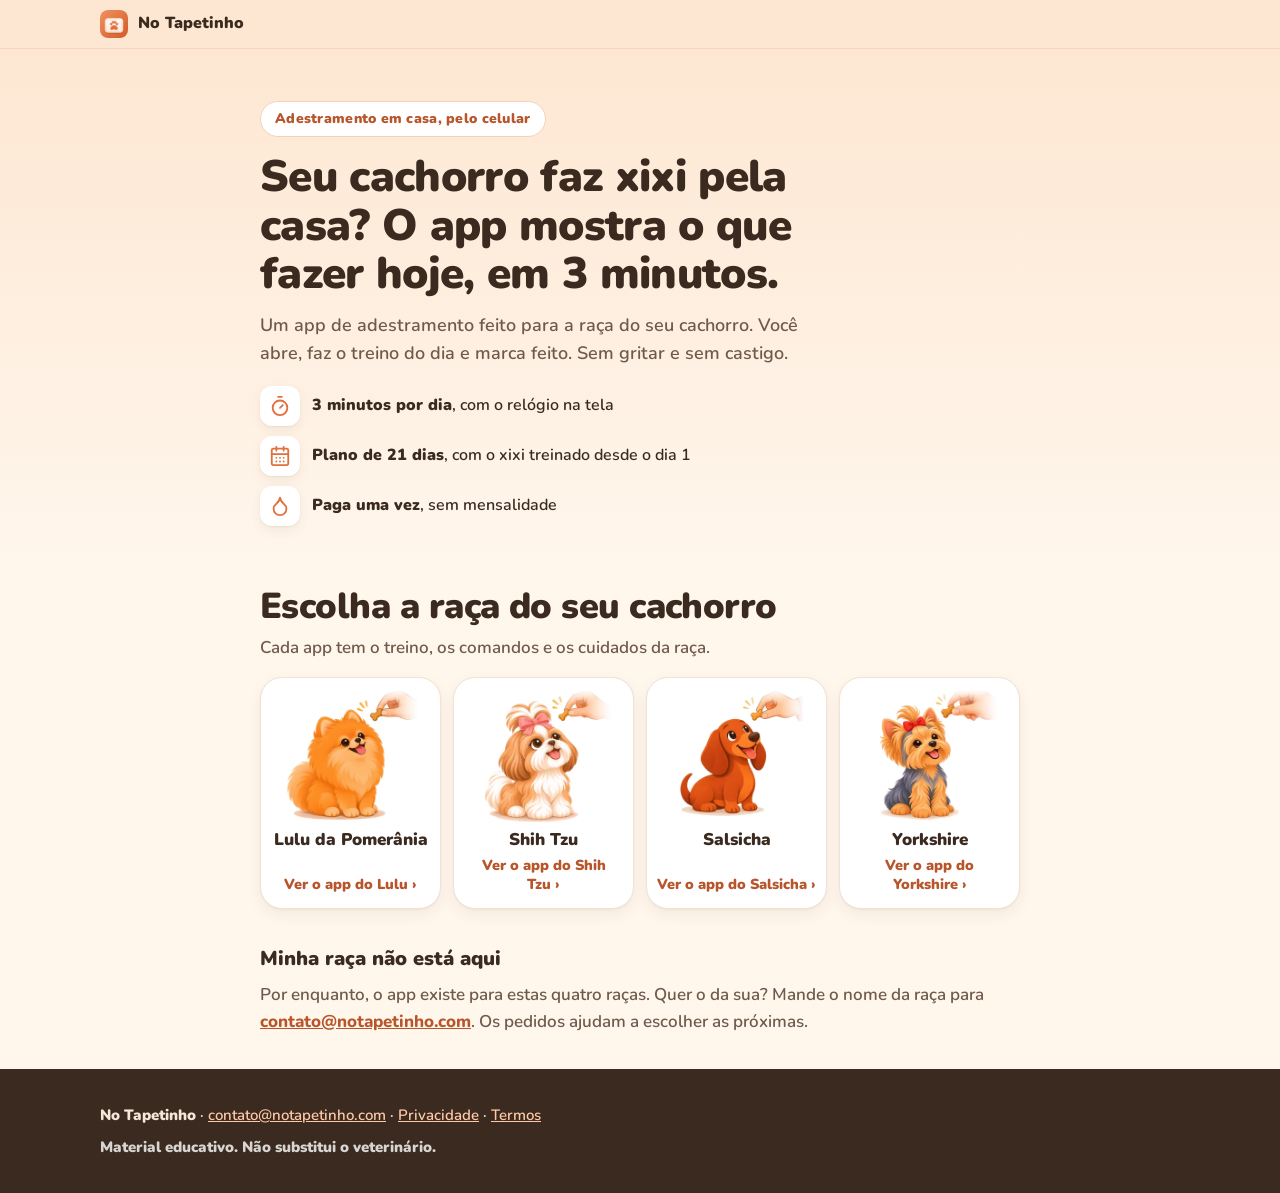
<file: index.html>
<!doctype html>
<html lang="pt-BR">
<head>
<meta charset="utf-8">
<meta name="viewport" content="width=device-width, initial-scale=1">
<title>No Tapetinho: adestramento em casa, pelo celular</title>
<meta name="description" content="App de adestramento para fazer em casa, feito para a raça do seu cachorro: treino de 3 minutos por dia, plano de 21 dias, sem gritar e sem castigo.">
<link rel="canonical" href="https://notapetinho.com/">
<meta property="og:type" content="website">
<meta property="og:url" content="https://notapetinho.com/">
<meta property="og:site_name" content="No Tapetinho">
<meta property="og:title" content="No Tapetinho: adestramento em casa, pelo celular">
<meta property="og:description" content="App de adestramento para fazer em casa, feito para a raça do seu cachorro: treino de 3 minutos por dia, plano de 21 dias, sem gritar e sem castigo.">
<meta property="og:image" content="https://notapetinho.com/img/og.jpg">
<meta property="og:image:width" content="1200">
<meta property="og:image:height" content="630">
<meta property="og:image:alt" content="Lulu, Shih Tzu, Salsicha e Yorkshire sentados num tapetinho, com a frase Adestramento em casa, 3 minutos por dia.">
<meta property="og:locale" content="pt_BR">
<meta name="twitter:card" content="summary_large_image">
<link rel="icon" type="image/svg+xml" href="img/favicon.svg">
<link rel="icon" type="image/png" sizes="32x32" href="img/favicon-32.png">
<link rel="apple-touch-icon" sizes="180x180" href="img/apple-touch-180.png">
<link rel="preconnect" href="https://fonts.googleapis.com"><link rel="preconnect" href="https://fonts.gstatic.com" crossorigin>
<link href="https://fonts.googleapis.com/css2?family=Nunito:wght@600;700;800;900&display=swap" rel="stylesheet">
<script>!function(f,b,e,v,n,t,s){if(f.fbq)return;n=f.fbq=function(){n.callMethod?n.callMethod.apply(n,arguments):n.queue.push(arguments)};if(!f._fbq)f._fbq=n;n.push=n;n.loaded=!0;n.version='2.0';n.queue=[];t=b.createElement(e);t.async=!0;t.src=v;s=b.getElementsByTagName(e)[0];s.parentNode.insertBefore(t,s)}(window,document,'script','https://connect.facebook.net/en_US/fbevents.js');fbq('init','4621816201469916');fbq('track','PageView');</script>
<noscript><img height="1" width="1" style="display:none" alt="" src="https://www.facebook.com/tr?id=4621816201469916&ev=PageView&noscript=1"></noscript>
<script async src="https://painel.labofertas.com/api/lp/script?k=7c65ca17fb0c624457cb6c87d1063a69"></script>
<link rel="stylesheet" href="estilo.css">
</head>
<body class="raiz">
<header class="barra"><div class="wrap"><img src="img/icone-64.png" width="28" height="28" alt=""><span>No Tapetinho</span></div></header>
<main>
<section class="rz-topo"><div class="wrap estreito">
 <span class="chapeu">Adestramento em casa, pelo celular</span>
 <h1>Seu cachorro faz xixi pela casa? O app mostra o que fazer hoje, em 3 minutos.</h1>
 <p class="sub">Um app de adestramento feito para a raça do seu cachorro. Você abre, faz o treino do dia e marca feito. Sem gritar e sem castigo.</p>
 <ul class="rz-linhas"><li><span class="rz-ic"><svg viewBox="0 0 24 24" fill="none" stroke="currentColor" stroke-width="2" stroke-linecap="round" stroke-linejoin="round" aria-hidden="true"><line x1="10" x2="14" y1="2" y2="2"/><line x1="12" x2="15" y1="14" y2="11"/><circle cx="12" cy="14" r="8"/></svg></span><span><strong>3 minutos por dia</strong>, com o relógio na tela</span></li><li><span class="rz-ic"><svg viewBox="0 0 24 24" fill="none" stroke="currentColor" stroke-width="2" stroke-linecap="round" stroke-linejoin="round" aria-hidden="true"><path d="M8 2v4"/><path d="M16 2v4"/><rect width="18" height="18" x="3" y="4" rx="2"/><path d="M3 10h18"/><path d="M8 14h.01"/><path d="M12 14h.01"/><path d="M16 14h.01"/><path d="M8 18h.01"/><path d="M12 18h.01"/><path d="M16 18h.01"/></svg></span><span><strong>Plano de 21 dias</strong>, com o xixi treinado desde o dia 1</span></li><li><span class="rz-ic"><svg viewBox="0 0 24 24" fill="none" stroke="currentColor" stroke-width="2" stroke-linecap="round" stroke-linejoin="round" aria-hidden="true"><path d="M12 22a7 7 0 0 0 7-7c0-2-1-3.9-3-5.5s-3.5-4-4-6.5c-.5 2.5-2 4.9-4 6.5C6 11.1 5 13 5 15a7 7 0 0 0 7 7z"/></svg></span><span><strong>Paga uma vez</strong>, sem mensalidade</span></li></ul>
</div></section>
<section class="rz-racas"><div class="wrap estreito">
 <h2>Escolha a raça do seu cachorro</h2>
 <p class="rz-linha">Cada app tem o treino, os comandos e os cuidados da raça.</p>
 <ul class="rz-cartoes"><li><a href="lulu/?utm_source=bio&utm_medium=raiz"><img src="img/racas/lulu-senta.webp" width="150" height="150" alt="Ilustração do Lulu da Pomerânia sentado, com a mão segurando o petisco" decoding="async"><strong>Lulu da Pomerânia</strong><span class="rz-cta">Ver o app do Lulu</span></a></li><li><a href="shih-tzu/?utm_source=bio&utm_medium=raiz"><img src="img/racas/shih-tzu-senta.webp" width="150" height="150" alt="Ilustração do Shih Tzu sentado, com a mão segurando o petisco" decoding="async"><strong>Shih Tzu</strong><span class="rz-cta">Ver o app do Shih Tzu</span></a></li><li><a href="salsicha/?utm_source=bio&utm_medium=raiz"><img src="img/racas/salsicha-senta.webp" width="150" height="150" alt="Ilustração do Salsicha sentado, com a mão segurando o petisco" decoding="async"><strong>Salsicha</strong><span class="rz-cta">Ver o app do Salsicha</span></a></li><li><a href="yorkshire/?utm_source=bio&utm_medium=raiz"><img src="img/racas/yorkshire-senta.webp" width="150" height="150" alt="Ilustração do Yorkshire sentado, com a mão segurando o petisco" decoding="async"><strong>Yorkshire</strong><span class="rz-cta">Ver o app do Yorkshire</span></a></li></ul>
</div></section>
<section class="rz-outra"><div class="wrap estreito">
 <h3>Minha raça não está aqui</h3>
 <p>Por enquanto, o app existe para estas quatro raças. Quer o da sua? Mande o nome da raça para <a href="mailto:contato@notapetinho.com">contato@notapetinho.com</a>. Os pedidos ajudam a escolher as próximas.</p>
</div></section>
</main>
<footer><div class="wrap">
 <p><strong>No Tapetinho</strong> · <a href="mailto:contato@notapetinho.com">contato@notapetinho.com</a> · <a href="privacidade/">Privacidade</a> · <a href="termos/">Termos</a></p>
 <p class="aviso">Material educativo. Não substitui o veterinário.</p>
</div></footer>
</body>
</html>
</file>
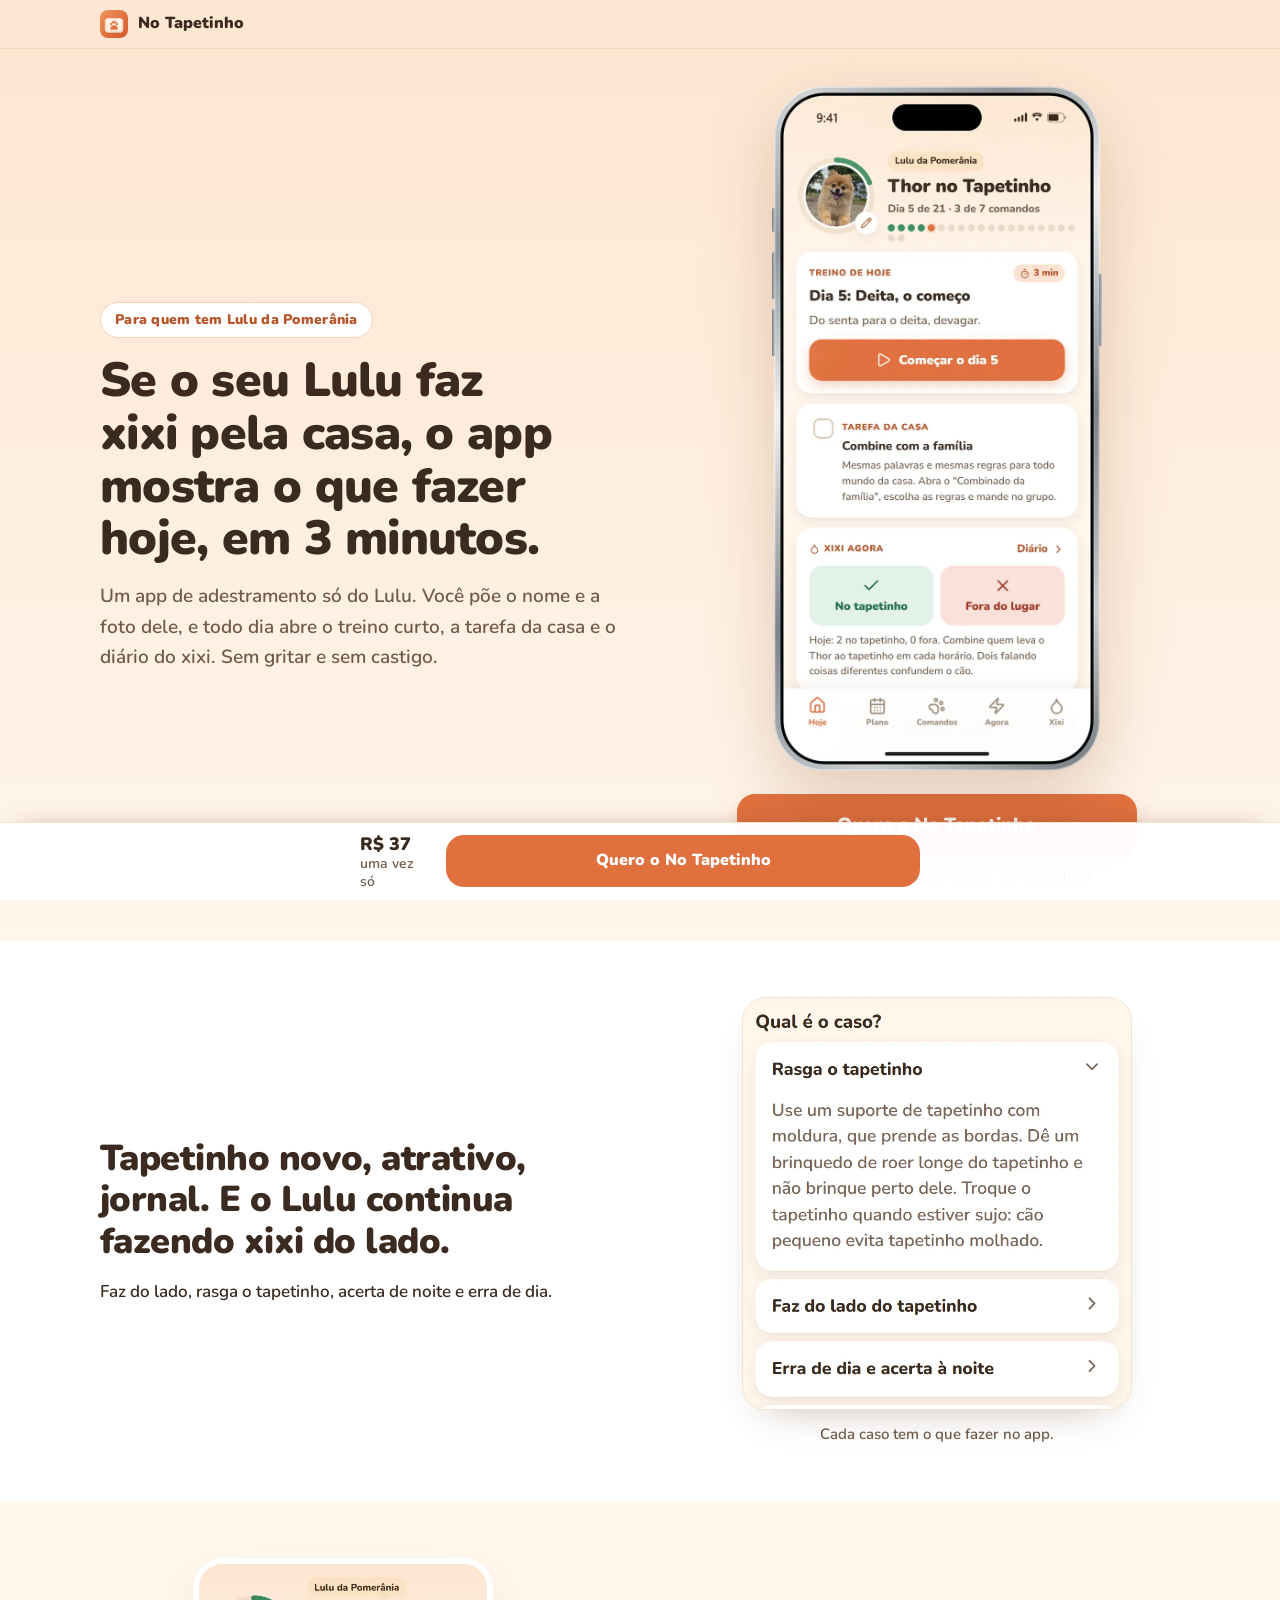
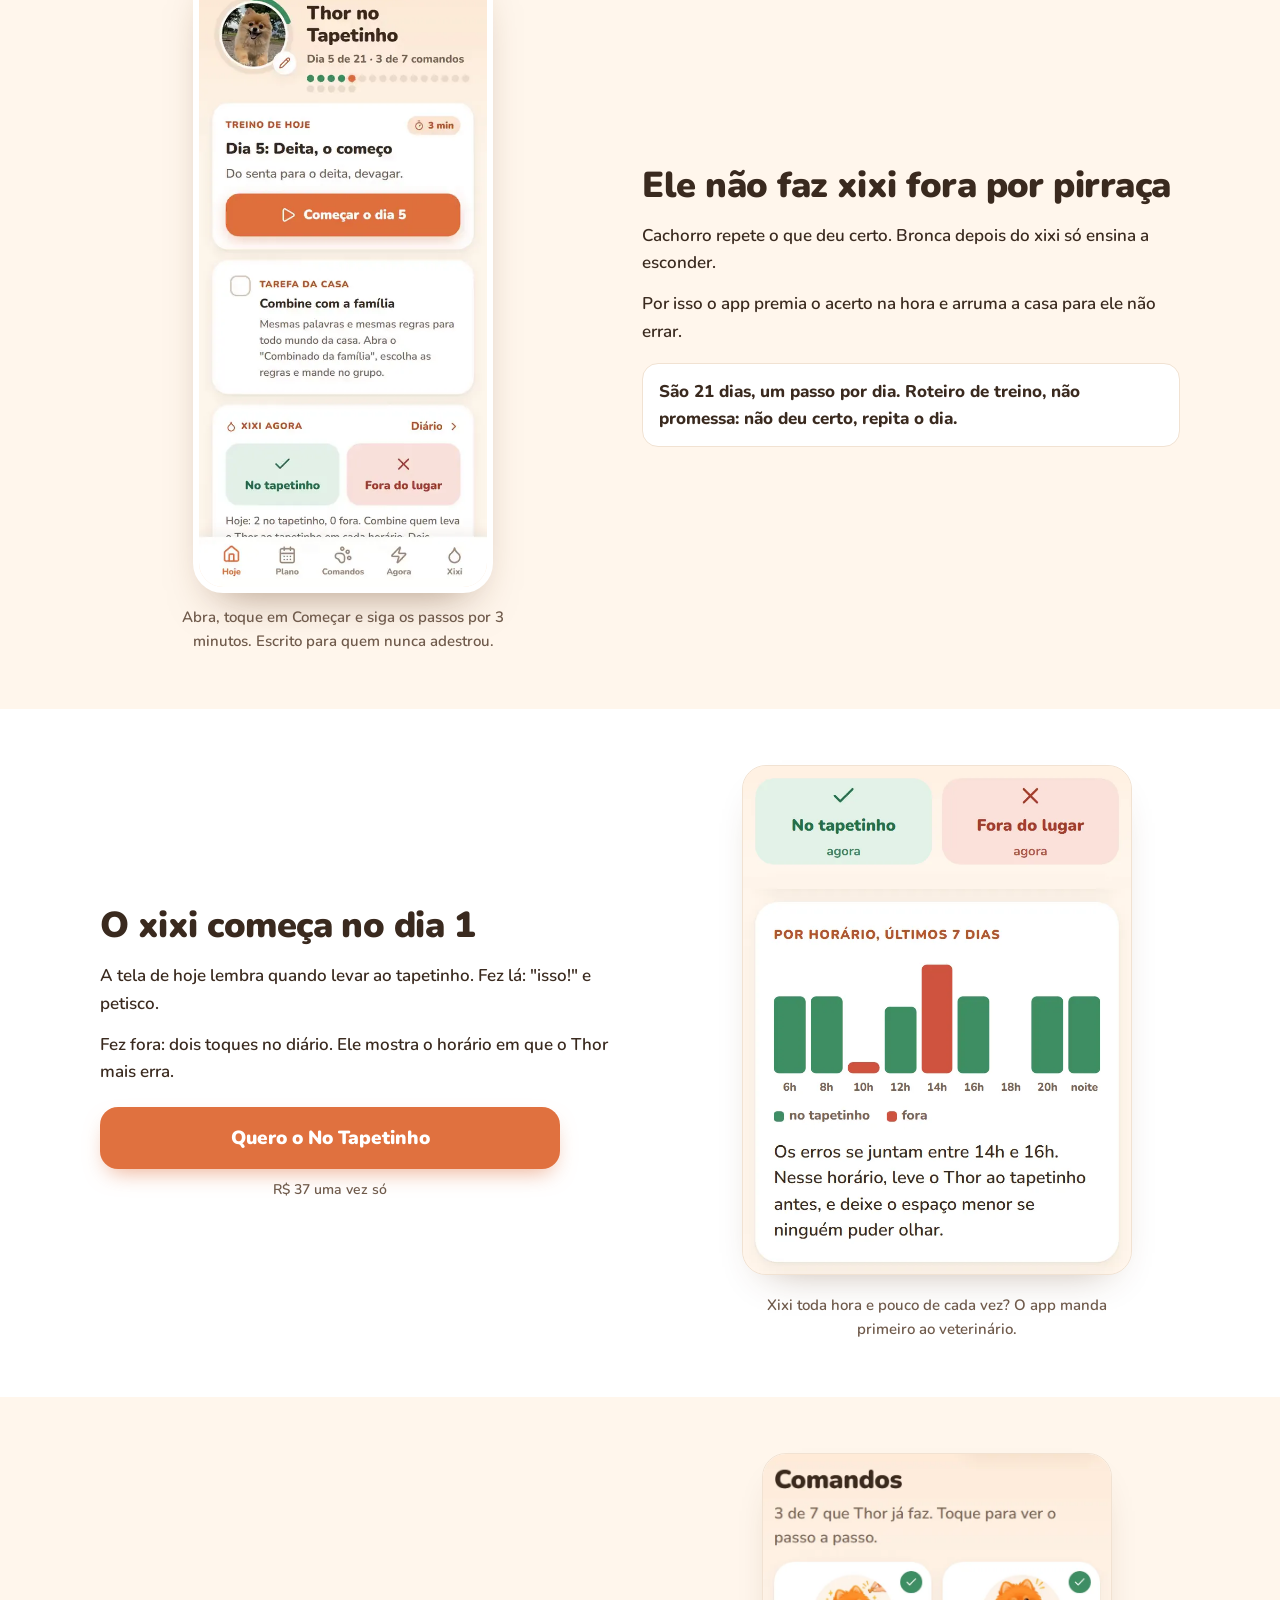
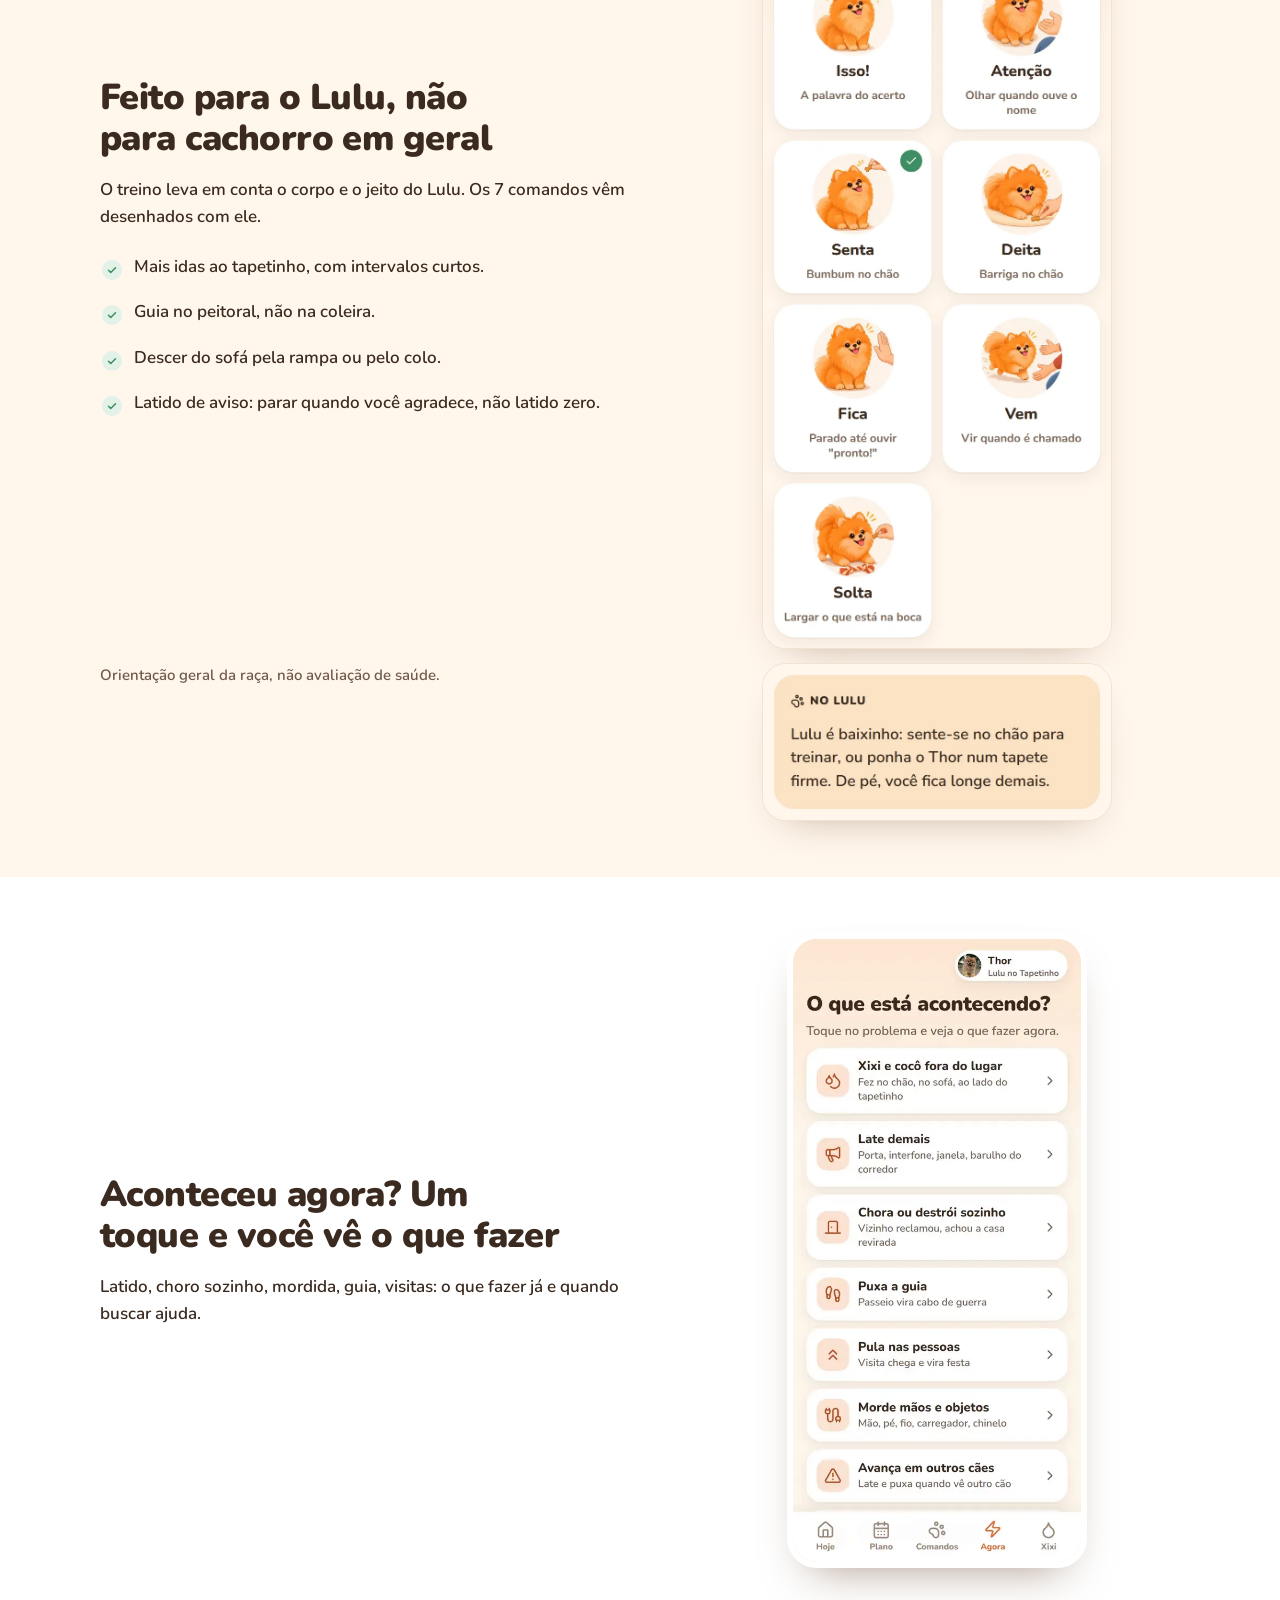
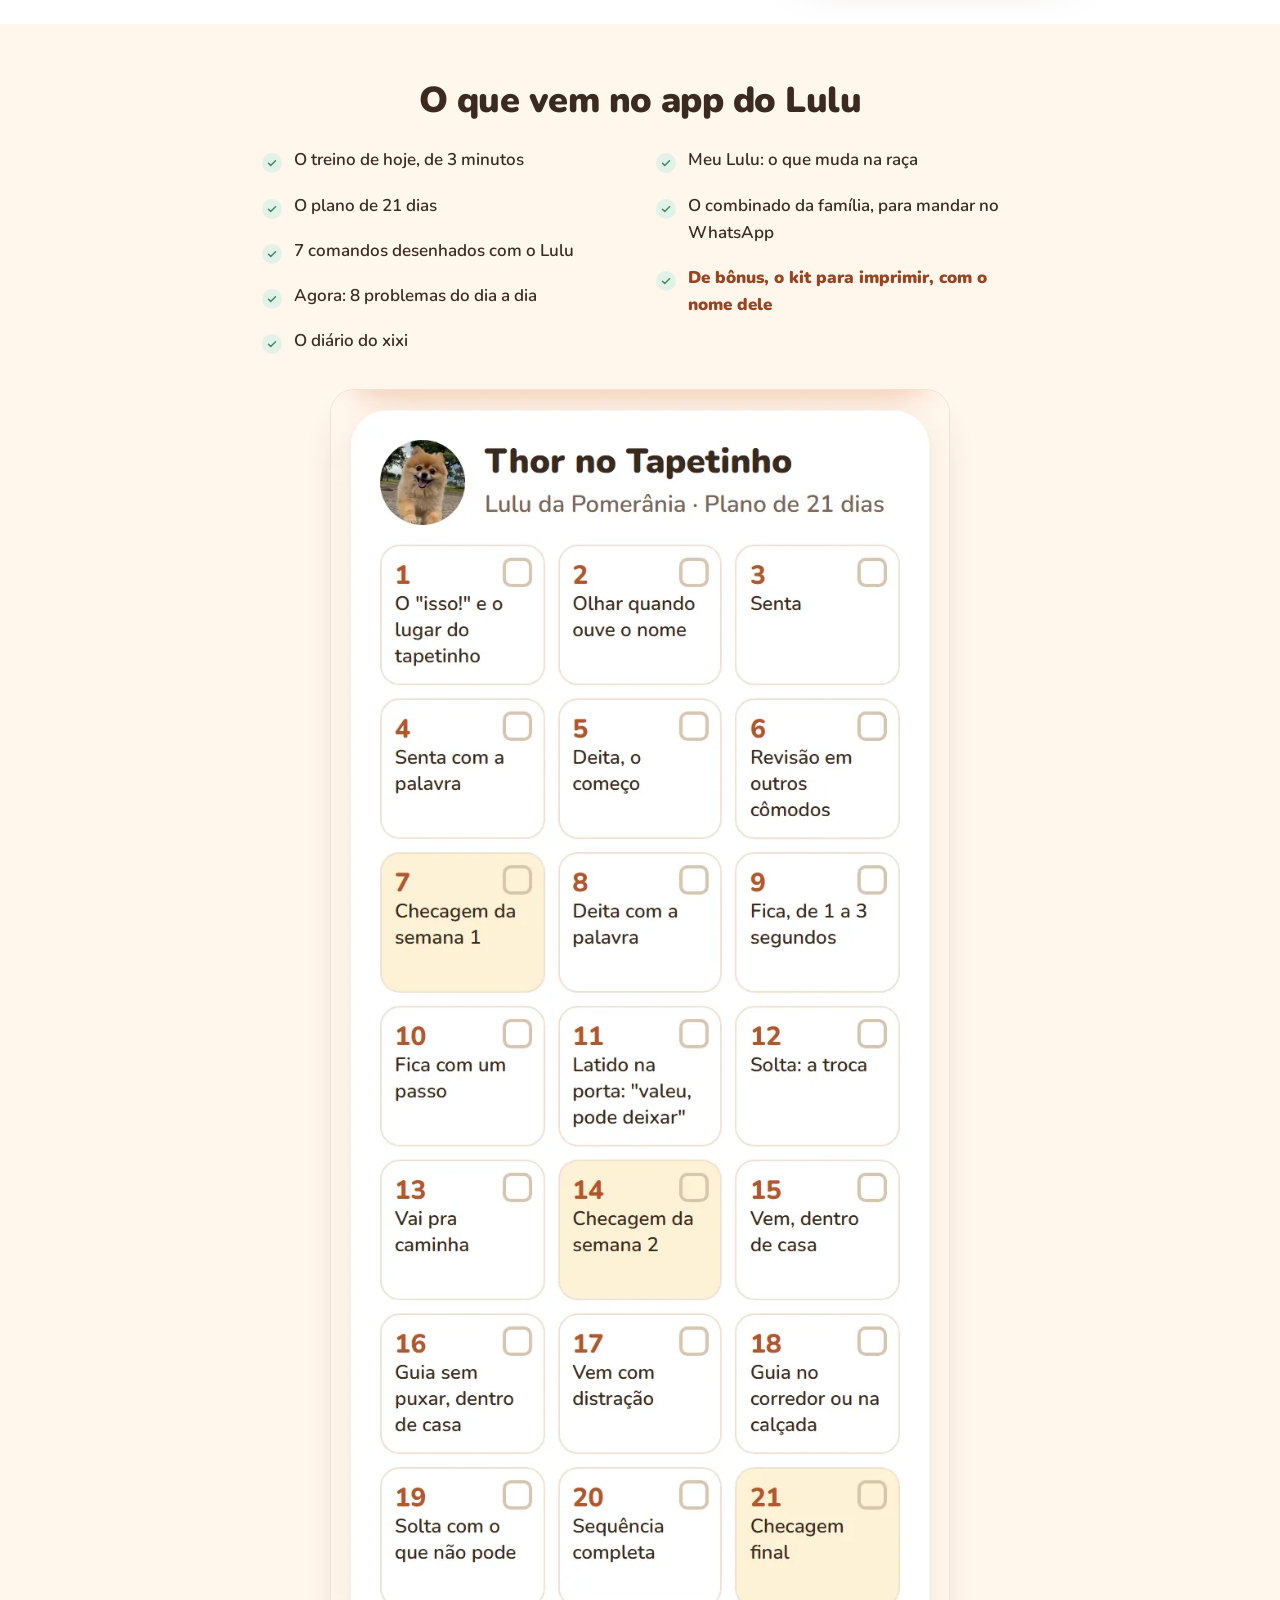
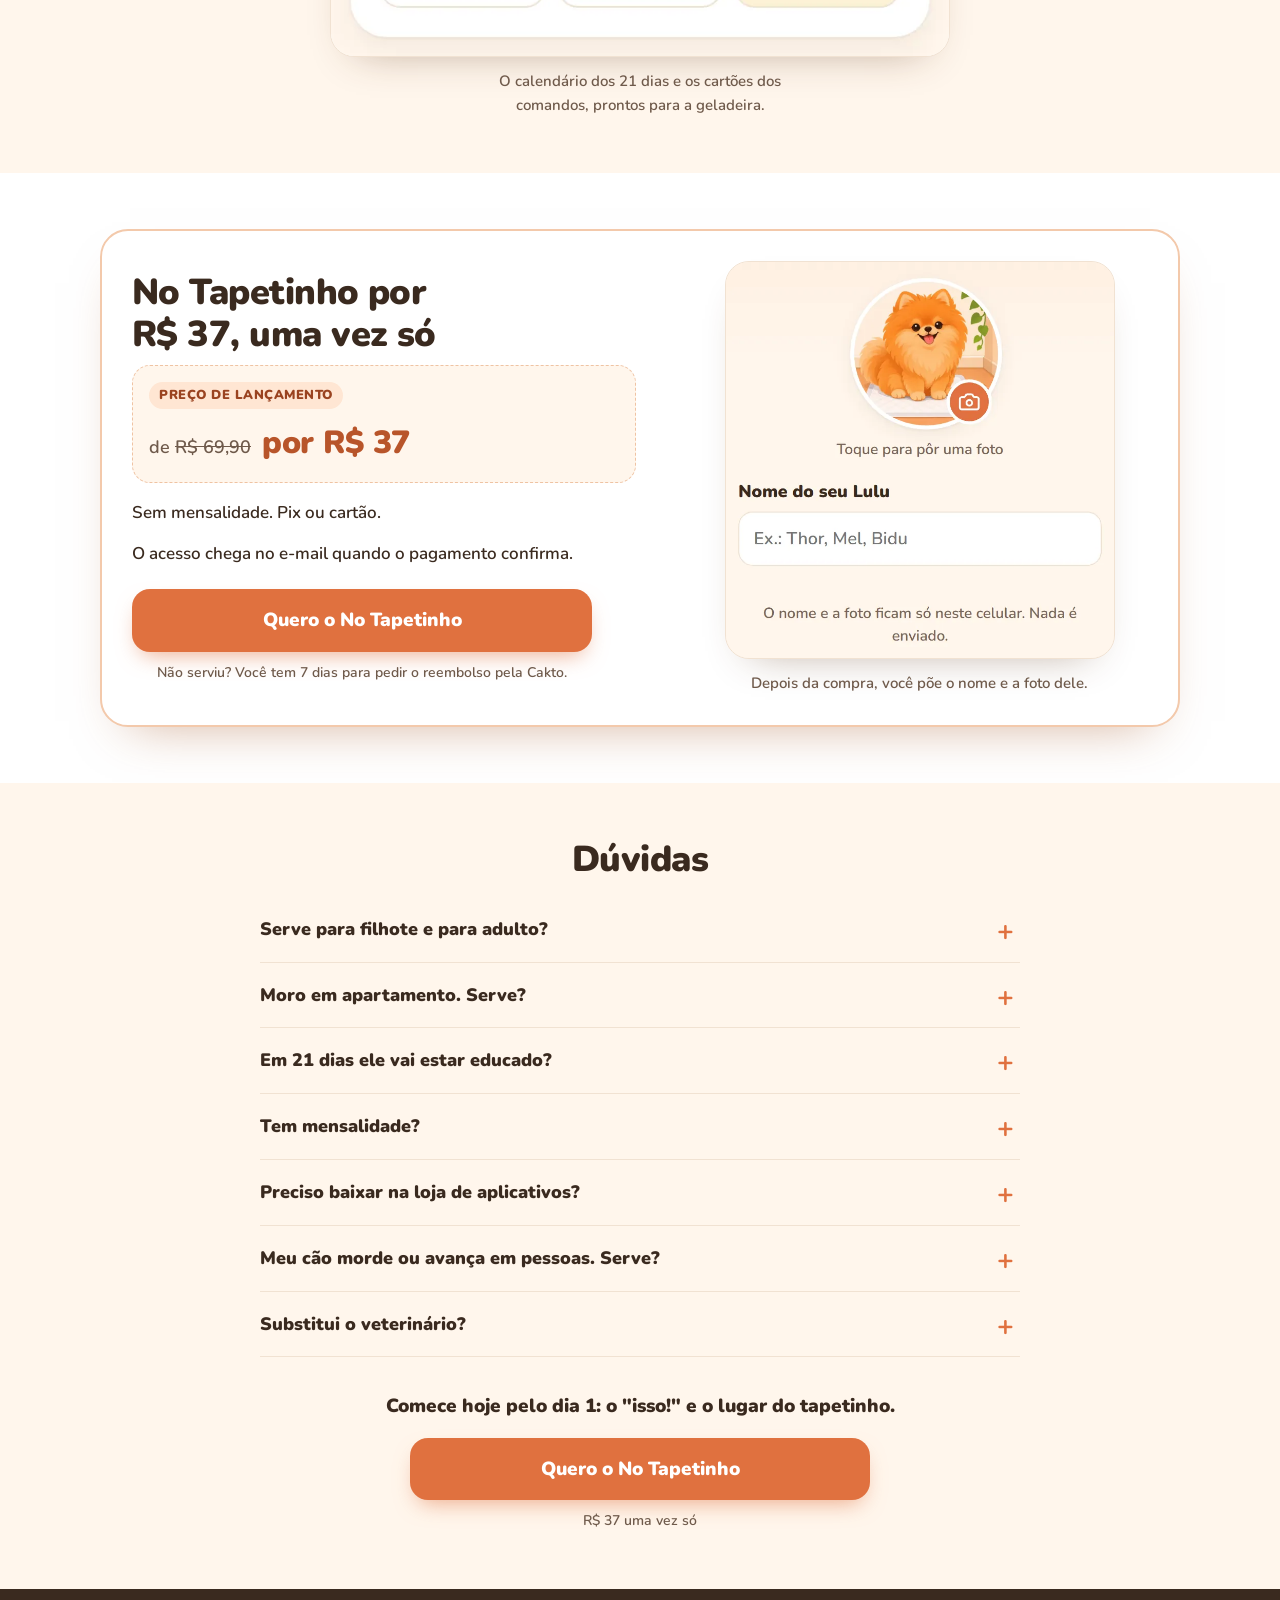
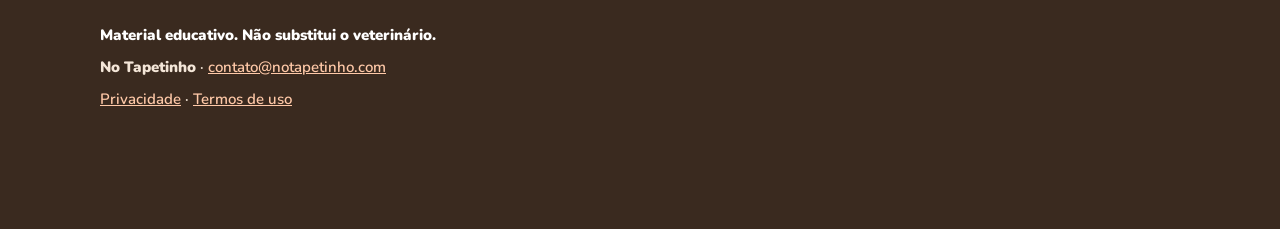
<file: lulu/index.html>
<!doctype html>
<html lang="pt-BR">
<head>
<meta charset="utf-8">
<meta name="viewport" content="width=device-width, initial-scale=1">
<title>No Tapetinho · Lulu</title>
<meta name="description" content="Um app de adestramento só do Lulu. Você põe o nome e a foto dele, e todo dia abre o treino curto, a tarefa da casa e o diário do xixi. Sem gritar e sem castigo.">
<link rel="icon" type="image/svg+xml" href="../img/favicon.svg">
<link rel="icon" type="image/png" sizes="32x32" href="../img/favicon-32.png">
<link rel="apple-touch-icon" sizes="180x180" href="../img/apple-touch-180.png">
<link rel="preload" as="image" imagesrcset="../img/lulu/hero-celular-720.webp 720w, ../img/lulu/hero-celular-880.webp 880w, ../img/lulu/hero-celular-1080.webp 1080w" imagesizes="(max-width: 860px) calc(100vw - 36px), 330px" fetchpriority="high">
<link rel="preconnect" href="https://fonts.googleapis.com"><link rel="preconnect" href="https://fonts.gstatic.com" crossorigin>
<link href="https://fonts.googleapis.com/css2?family=Nunito:wght@600;700;800;900&display=swap" rel="stylesheet">
<script>!function(f,b,e,v,n,t,s){if(f.fbq)return;n=f.fbq=function(){n.callMethod?n.callMethod.apply(n,arguments):n.queue.push(arguments)};if(!f._fbq)f._fbq=n;n.push=n;n.loaded=!0;n.version='2.0';n.queue=[];t=b.createElement(e);t.async=!0;t.src=v;s=b.getElementsByTagName(e)[0];s.parentNode.insertBefore(t,s)}(window,document,'script','https://connect.facebook.net/en_US/fbevents.js');fbq('init','4621816201469916');fbq('track','PageView');</script>
<noscript><img height="1" width="1" style="display:none" alt="" src="https://www.facebook.com/tr?id=4621816201469916&ev=PageView&noscript=1"></noscript>
<script async src="https://painel.labofertas.com/api/lp/script?k=7c65ca17fb0c624457cb6c87d1063a69"></script>
<link rel="stylesheet" href="../estilo.css">
</head>
<body>
<header class="barra"><div class="wrap"><img src="../img/icone-64.png" width="28" height="28" alt=""><span>No Tapetinho</span></div></header>
<main>
<section class="hero"><div class="wrap hero-grade">
 <div class="texto">
  <p class="chapeu">Para quem tem Lulu da Pomerânia</p>
  <h1>Se o seu Lulu faz xixi pela casa, o app mostra o que fazer hoje, em 3 minutos.</h1>
  <p class="sub">Um app de adestramento só do Lulu. Você põe o nome e a foto dele, e todo dia abre o treino curto, a tarefa da casa e o diário do xixi. Sem gritar e sem castigo.</p>
 </div>
 <div class="midia"><img class="celular" src="../img/lulu/hero-celular-1080.webp" srcset="../img/lulu/hero-celular-720.webp 720w, ../img/lulu/hero-celular-880.webp 880w, ../img/lulu/hero-celular-1080.webp 1080w" sizes="(max-width: 860px) calc(100vw - 36px), 330px" width="1080" height="2249" alt="Tela Hoje do app: Thor no Tapetinho, dia 5 de 21" fetchpriority="high" decoding="async"></div>
 <div class="cta"><a class="btn" href="https://pay.cakto.com.br/4335byt" data-checkout="lulu">Quero o No Tapetinho</a><p class="micro">R$ 37 uma vez só · Pix ou cartão · no seu celular</p></div>
</div></section>

<section class="s-dor"><div class="wrap grade"><div class="texto"><h2>Tapetinho novo, atrativo, jornal. E o Lulu continua fazendo xixi do lado.</h2><p>Faz do lado, rasga o tapetinho, acerta de noite e erra de dia.</p></div><div class="midia"><figure class="legendada "><div class="shot"><img src="../img/lulu/casos.webp" width="756" height="802" alt="Tela Agora, xixi: os casos rasga o tapetinho, faz do lado, erra de dia e acerta à noite" loading="lazy" decoding="async"></div><figcaption>Cada caso tem o que fazer no app.</figcaption></figure></div></div></section>

<section class="s-dia claro"><div class="wrap tri inv"><div class="ta"><h2>Ele não faz xixi fora por pirraça</h2><p>Cachorro repete o que deu certo. Bronca depois do xixi só ensina a esconder.</p><p>Por isso o app premia o acerto na hora e arruma a casa para ele não errar.</p></div><div class="tm"><figure class="legendada"><div class="tela-video"><video muted loop playsinline preload="none" width="540" height="1168" poster="../img/lulu/video-dia-capa.webp" data-src="../video/lulu/dia.mp4" aria-label="Gravação do app: o dia 5 começa, o relógio conta 3 minutos, Feito, e o dia 6 aparece para amanhã"></video></div><figcaption>Abra, toque em Começar e siga os passos por 3 minutos. Escrito para quem nunca adestrou.</figcaption></figure></div><div class="tb"><p class="plano-linha">São 21 dias, um passo por dia. Roteiro de treino, não promessa: não deu certo, repita o dia.</p></div></div></section>

<section class="s-xixi"><div class="wrap tri"><div class="ta"><h2>O xixi começa no dia 1</h2><p>A tela de hoje lembra quando levar ao tapetinho. Fez lá: &quot;isso!&quot; e petisco.</p><p>Fez fora: dois toques no diário. Ele mostra o horário em que o Thor mais erra.</p></div><div class="tm"><div class="pilha"><figure class="shot "><img src="../img/lulu/diario.webp" width="756" height="990" alt="Diário do xixi: os dois botões e o gráfico por horário dos últimos 7 dias" loading="lazy" decoding="async"></figure><p class="menor">Xixi toda hora e pouco de cada vez? O app manda primeiro ao veterinário.</p></div></div><div class="tb"><div class="cta"><a class="btn" href="https://pay.cakto.com.br/4335byt" data-checkout="lulu">Quero o No Tapetinho</a><p class="micro">R$ 37 uma vez só</p></div></div></div></section>

<section class="s-raca claro"><div class="wrap raca-grade">
 <div class="ra">
  <h2>Feito para o Lulu, não para cachorro em geral</h2><p>O treino leva em conta o corpo e o jeito do Lulu. Os 7 comandos vêm desenhados com ele.</p>
 </div>
 <div class="rm1"><figure class="shot alto"><img src="../img/lulu/comandos.webp" width="756" height="1723" alt="Tela Comandos: os 7 cartões desenhados com um Lulu" loading="lazy" decoding="async"></figure></div>
 <div class="rb"><ul class="lista-ok"><li>Mais idas ao tapetinho, com intervalos curtos.</li><li>Guia no peitoral, não na coleira.</li><li>Descer do sofá pela rampa ou pelo colo.</li><li>Latido de aviso: parar quando você agradece, não latido zero.</li></ul></div>
 <div class="rm2"><figure class="shot "><img src="../img/lulu/nota-raca.webp" width="756" height="340" alt="O ajuste do Lulu dentro do app" loading="lazy" decoding="async"></figure></div>
 <div class="rc"><p class="menor">Orientação geral da raça, não avaliação de saúde.</p></div>
</div></section>

<section class="s-agora"><div class="wrap grade"><div class="texto"><h2>Aconteceu agora? Um toque e você vê o que fazer</h2><p>Latido, choro sozinho, mordida, guia, visitas: o que fazer já e quando buscar ajuda.</p></div><div class="midia"><figure class="legendada"><div class="tela-video"><video muted loop playsinline preload="none" width="540" height="1168" poster="../img/lulu/video-agora-capa.webp" data-src="../video/lulu/agora.mp4" aria-label="Gravação do app: tela Agora, toque em Late demais e o que fazer agora aparece"></video></div></figure></div></div></section>

<section class="s-vem claro"><div class="wrap">
 <h2 class="centro">O que vem no app do Lulu</h2>
 <ul class="lista-ok colunas"><li>O treino de hoje, de 3 minutos</li><li>O plano de 21 dias</li><li>7 comandos desenhados com o Lulu</li><li>Agora: 8 problemas do dia a dia</li><li>O diário do xixi</li><li>Meu Lulu: o que muda na raça</li><li>O combinado da família, para mandar no WhatsApp</li><li class="bonus">De bônus, o kit para imprimir, com o nome dele</li></ul>
 <figure class="legendada largo"><div class="shot"><img src="../img/lulu/kit.webp" width="756" height="1548" alt="Kit para imprimir: o calendário dos 21 dias com o nome do cão" loading="lazy" decoding="async"></div><figcaption>O calendário dos 21 dias e os cartões dos comandos, prontos para a geladeira.</figcaption></figure>
</div></section>

<section class="s-oferta" id="oferta"><div class="wrap tri caixa-oferta">
 <div class="ta"><h2>No Tapetinho por R$ 37, uma vez só</h2>
  <div class="preco-bloco"><p class="lancamento">Preço de lançamento</p><p class="preco-linha">de <s><span class="sr">preço cheio </span>R$ 69,90</s> <strong>por R$ 37</strong></p></div>
  <p>Sem mensalidade. Pix ou cartão.</p><p>O acesso chega no e-mail quando o pagamento confirma.</p></div>
 <div class="tm"><figure class="legendada "><div class="shot"><img src="../img/lulu/ficha.webp" width="756" height="773" alt="A ficha do cão: a foto, o nome, e o aviso de que ficam só no celular" loading="lazy" decoding="async"></div><figcaption>Depois da compra, você põe o nome e a foto dele.</figcaption></figure></div>
 <div class="tb"><div class="cta"><a class="btn" href="https://pay.cakto.com.br/4335byt" data-checkout="lulu">Quero o No Tapetinho</a><p class="micro">Não serviu? Você tem 7 dias para pedir o reembolso pela Cakto.</p></div></div>
</div></section>

<section class="s-faq claro"><div class="wrap estreito"><h2 class="centro">Dúvidas</h2>
<details><summary>Serve para filhote e para adulto?</summary><p>Sim, o plano começa do zero. Para os 90 primeiros dias, há um adicional opcional no pagamento.</p></details>
<details><summary>Moro em apartamento. Serve?</summary><p>Sim. O treino é na sala, com o tapetinho. A rua só entra na semana 3.</p></details>
<details><summary>Em 21 dias ele vai estar educado?</summary><p>Os 21 dias são o roteiro do treino, não prazo de resultado. Cada cão tem o seu ritmo.</p></details>
<details><summary>Tem mensalidade?</summary><p>Não, R$ 37 uma vez só. No pagamento aparecem adicionais opcionais; só entram se você marcar.</p></details>
<details><summary>Preciso baixar na loja de aplicativos?</summary><p>Não. O app abre pelo link do e-mail, no navegador do celular.</p></details>
<details><summary>Meu cão morde ou avança em pessoas. Serve?</summary><p>Para mordida de brincadeira, sim. Se morde pessoas ou pode machucar, procure um profissional de comportamento.</p></details>
<details><summary>Substitui o veterinário?</summary><p>Não. É material educativo, e o app avisa quando é caso de veterinário.</p></details>
<div class="fecho centro"><p class="fecho-linha"><strong>Comece hoje pelo dia 1: o &quot;isso!&quot; e o lugar do tapetinho.</strong></p><div class="cta"><a class="btn" href="https://pay.cakto.com.br/4335byt" data-checkout="lulu">Quero o No Tapetinho</a><p class="micro">R$ 37 uma vez só</p></div></div>
</div></section>
</main>
<footer><div class="wrap">
 <p class="aviso">Material educativo. Não substitui o veterinário.</p>
 <p><strong>No Tapetinho</strong> · <a href="mailto:contato@notapetinho.com">contato@notapetinho.com</a></p>
 <p class="links"><a href="../privacidade/">Privacidade</a> · <a href="../termos/">Termos de uso</a></p>
</div></footer>
<div class="barra-compra" aria-hidden="true" inert><div class="dentro"><p class="preco-bc"><strong>R$ 37</strong> uma vez só</p><a class="btn" href="https://pay.cakto.com.br/4335byt" data-checkout="lulu" tabindex="-1">Quero o No Tapetinho</a></div></div>
<script>
/* repassa a query (UTMs e fbclid) para o checkout */
(function(){var q=location.search.slice(1);if(!q)return;document.querySelectorAll('a[data-checkout]').forEach(function(a){if(!/^https?:/.test(a.getAttribute('href')))return;a.href+=(a.href.indexOf('?')<0?'?':'&')+q;});})();
/* barra de compra fixa: aparece quando nenhum dos botões principais está na tela, some quando algum aparece.
   O hero inteiro conta como botão (o do hero fica abaixo do celular): enquanto o hero está na tela, a barra não entra */
(function(){var bar=document.querySelector('.barra-compra'),vis=new Set();if(!bar||!('IntersectionObserver' in window))return;
var alvos=[document.querySelector('.hero')].concat([].slice.call(document.querySelectorAll('main .cta .btn')));
var io=new IntersectionObserver(function(es){es.forEach(function(e){if(e.isIntersecting)vis.add(e.target);else vis.delete(e.target);});var on=vis.size===0;
bar.classList.toggle('on',on);bar.inert=!on;bar.setAttribute('aria-hidden',String(!on));bar.querySelector('a').tabIndex=on?0:-1;});
alvos.forEach(function(a){if(a)io.observe(a);});})();
/* gravações do app: carregam e tocam só quando aparecem na tela (mudas, em loop) */
(function(){var vs=document.querySelectorAll('video[data-src]');if(!('IntersectionObserver' in window)){vs.forEach(function(v){v.src=v.dataset.src;});return;}
var io=new IntersectionObserver(function(es){es.forEach(function(e){var v=e.target;if(e.isIntersecting){if(!v.src){v.src=v.dataset.src;}v.play().catch(function(){});}else if(v.src){v.pause();}});},{rootMargin:'200px 0px'});
vs.forEach(function(v){io.observe(v);});})();
</script>
</body>
</html>
</file>
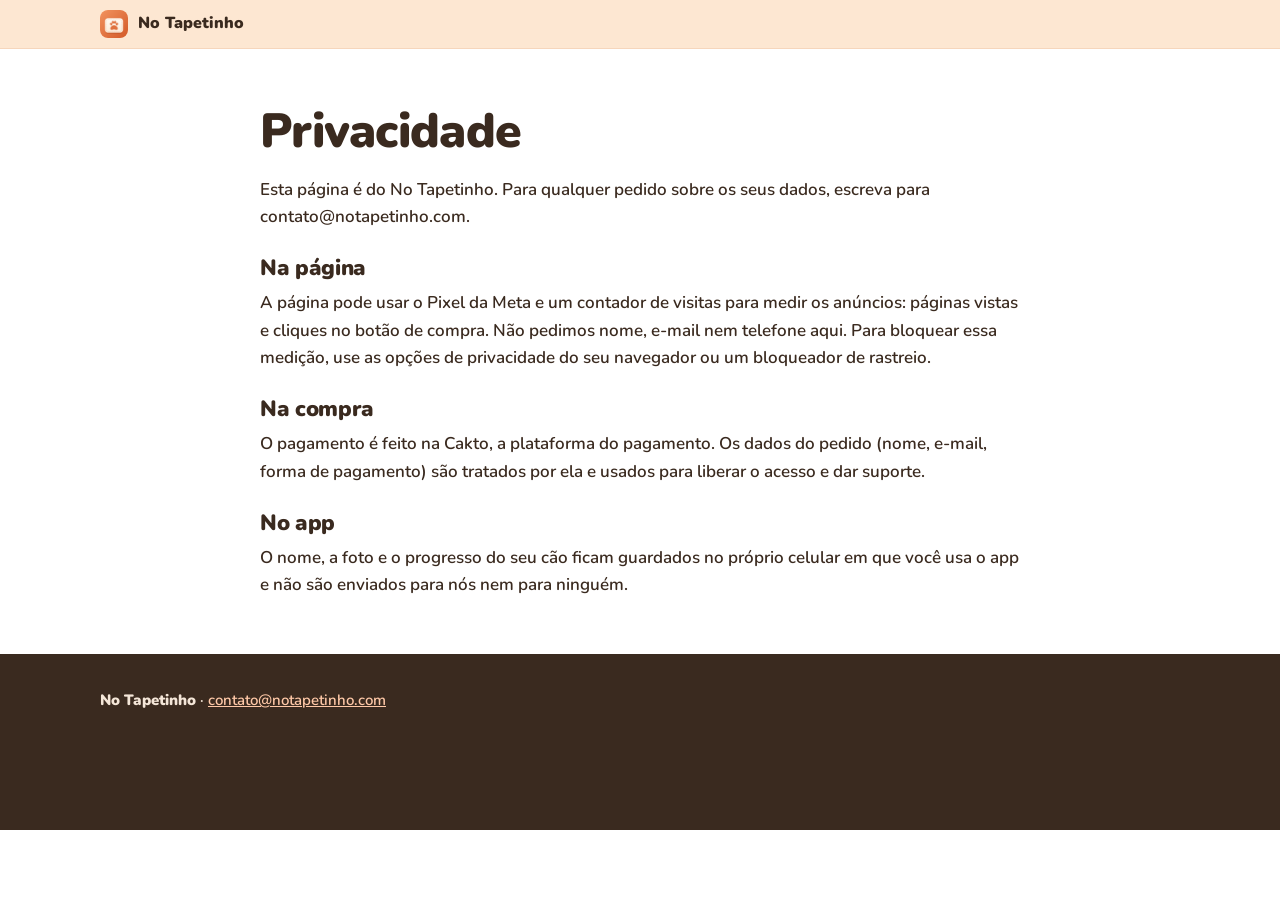
<file: privacidade/index.html>
<!doctype html>
<html lang="pt-BR"><head><meta charset="utf-8"><meta name="viewport" content="width=device-width, initial-scale=1">
<title>Privacidade · No Tapetinho</title><link rel="icon" type="image/png" sizes="32x32" href="../img/favicon-32.png">
<link rel="preconnect" href="https://fonts.googleapis.com"><link rel="preconnect" href="https://fonts.gstatic.com" crossorigin>
<link href="https://fonts.googleapis.com/css2?family=Nunito:wght@600;700;800;900&display=swap" rel="stylesheet">
<link rel="stylesheet" href="../estilo.css"></head>
<body><header class="barra"><div class="wrap"><img src="../img/icone-64.png" width="28" height="28" alt=""><span>No Tapetinho</span></div></header>
<main><section><div class="wrap estreito simples"><h1>Privacidade</h1>
<p>Esta página é do No Tapetinho. Para qualquer pedido sobre os seus dados, escreva para contato@notapetinho.com.</p>
<h2>Na página</h2>
<p>A página pode usar o Pixel da Meta e um contador de visitas para medir os anúncios: páginas vistas e cliques no botão de compra. Não pedimos nome, e-mail nem telefone aqui. Para bloquear essa medição, use as opções de privacidade do seu navegador ou um bloqueador de rastreio.</p>
<h2>Na compra</h2>
<p>O pagamento é feito na Cakto, a plataforma do pagamento. Os dados do pedido (nome, e-mail, forma de pagamento) são tratados por ela e usados para liberar o acesso e dar suporte.</p>
<h2>No app</h2>
<p>O nome, a foto e o progresso do seu cão ficam guardados no próprio celular em que você usa o app e não são enviados para nós nem para ninguém.</p>
</div></section></main>
<footer><div class="wrap"><p><strong>No Tapetinho</strong> · <a href="mailto:contato@notapetinho.com">contato@notapetinho.com</a></p></div></footer></body></html>
</file>
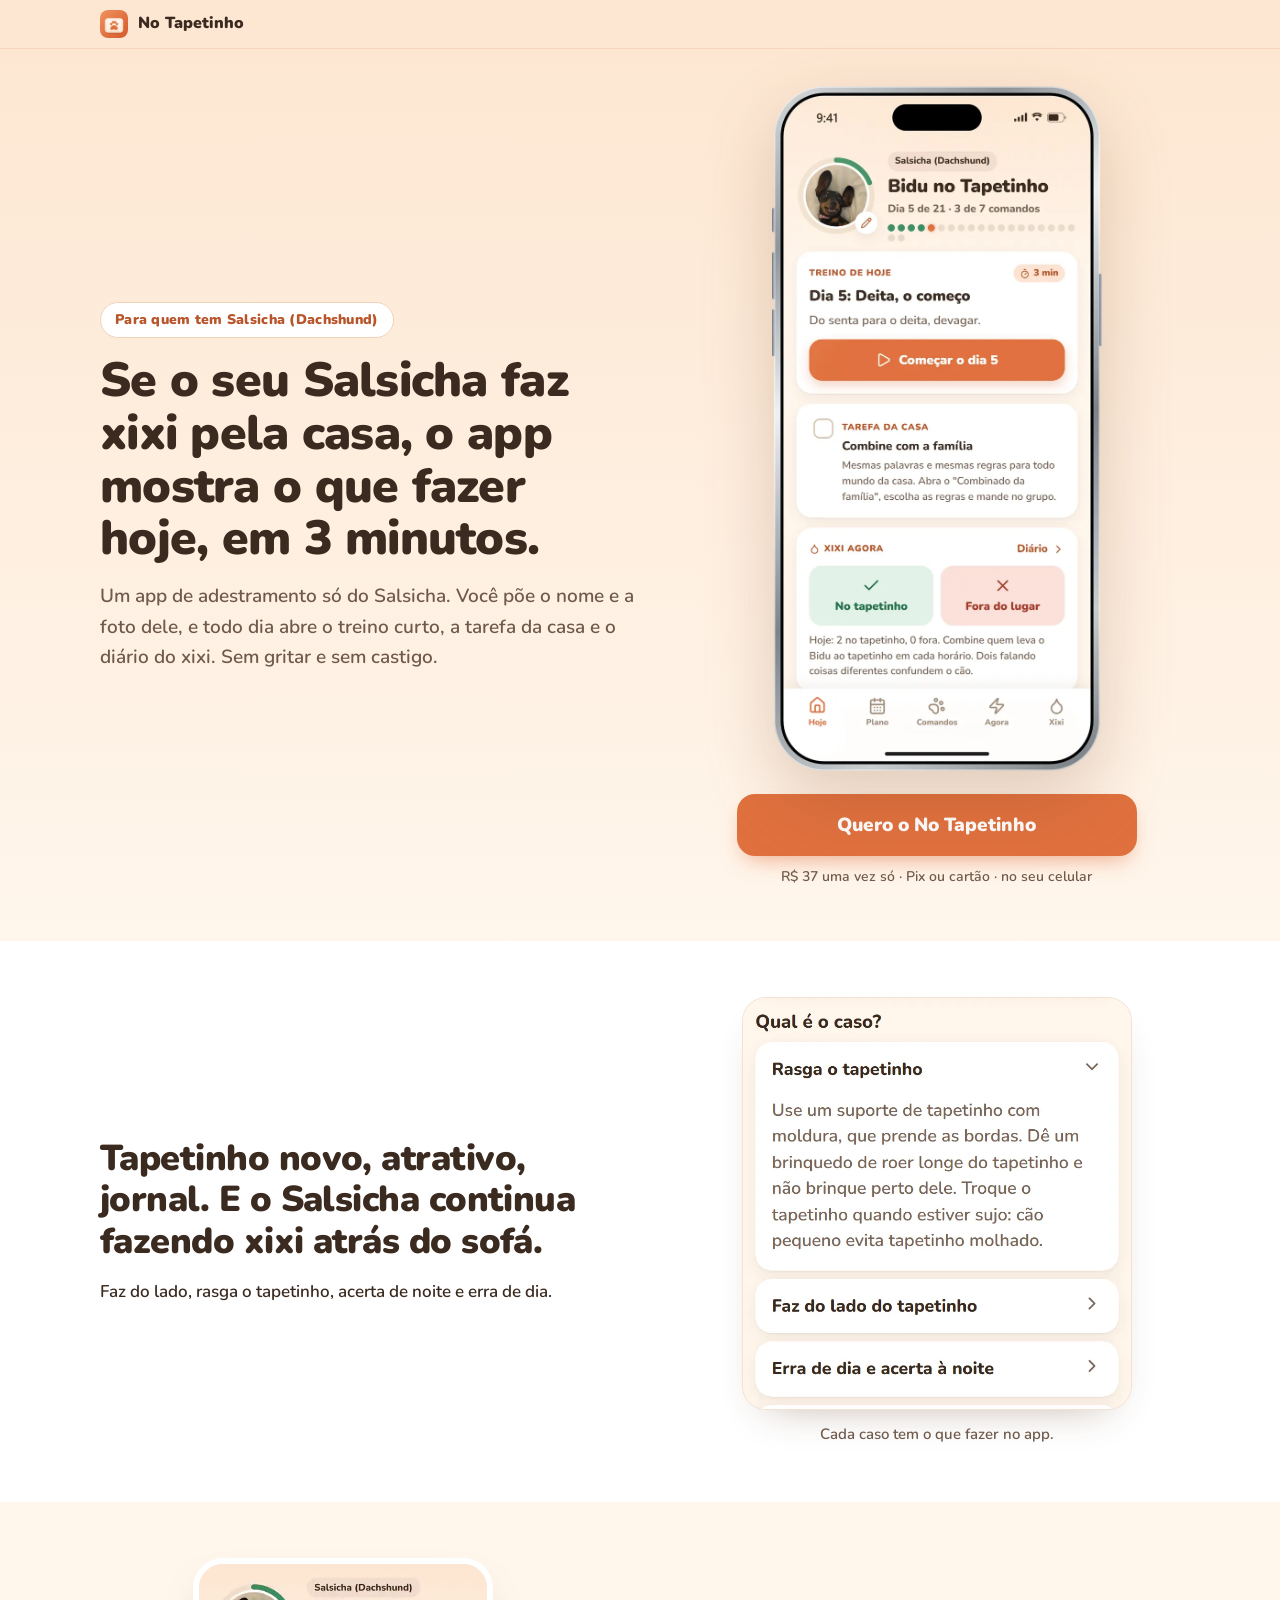
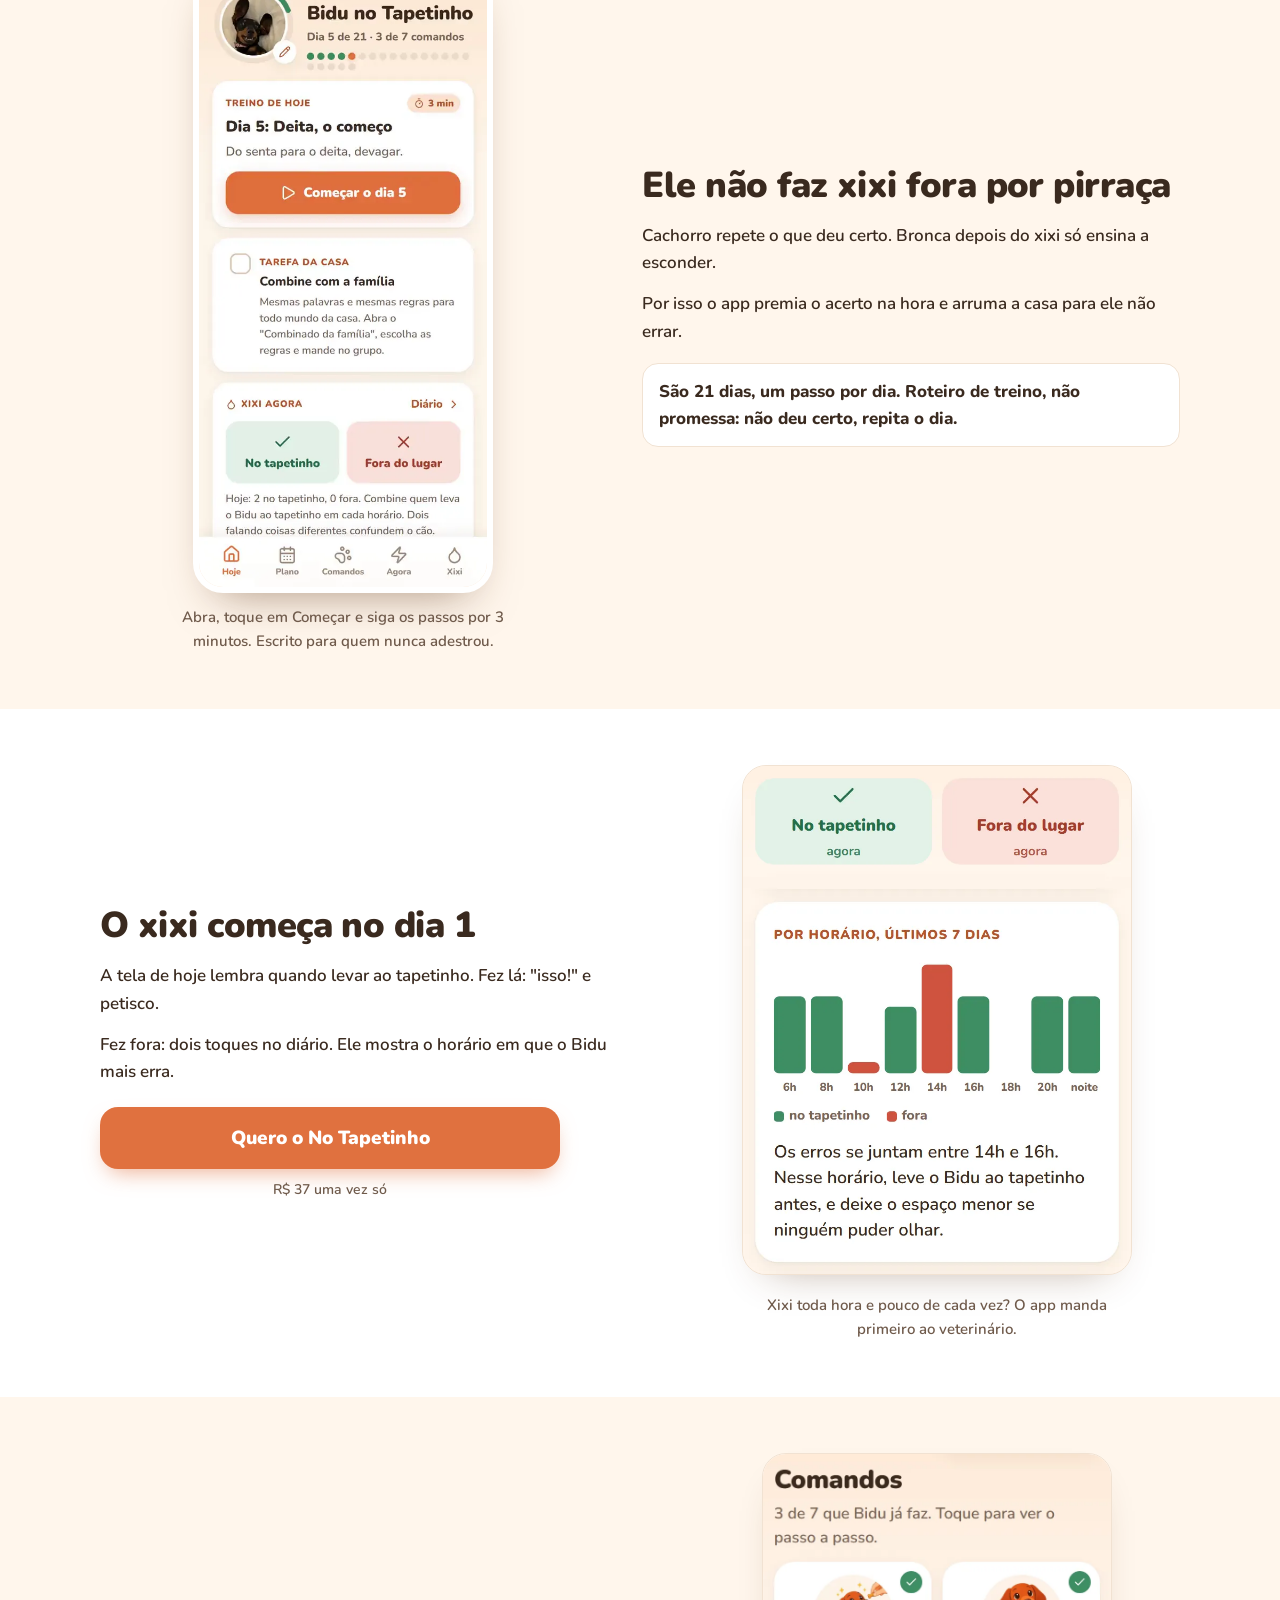
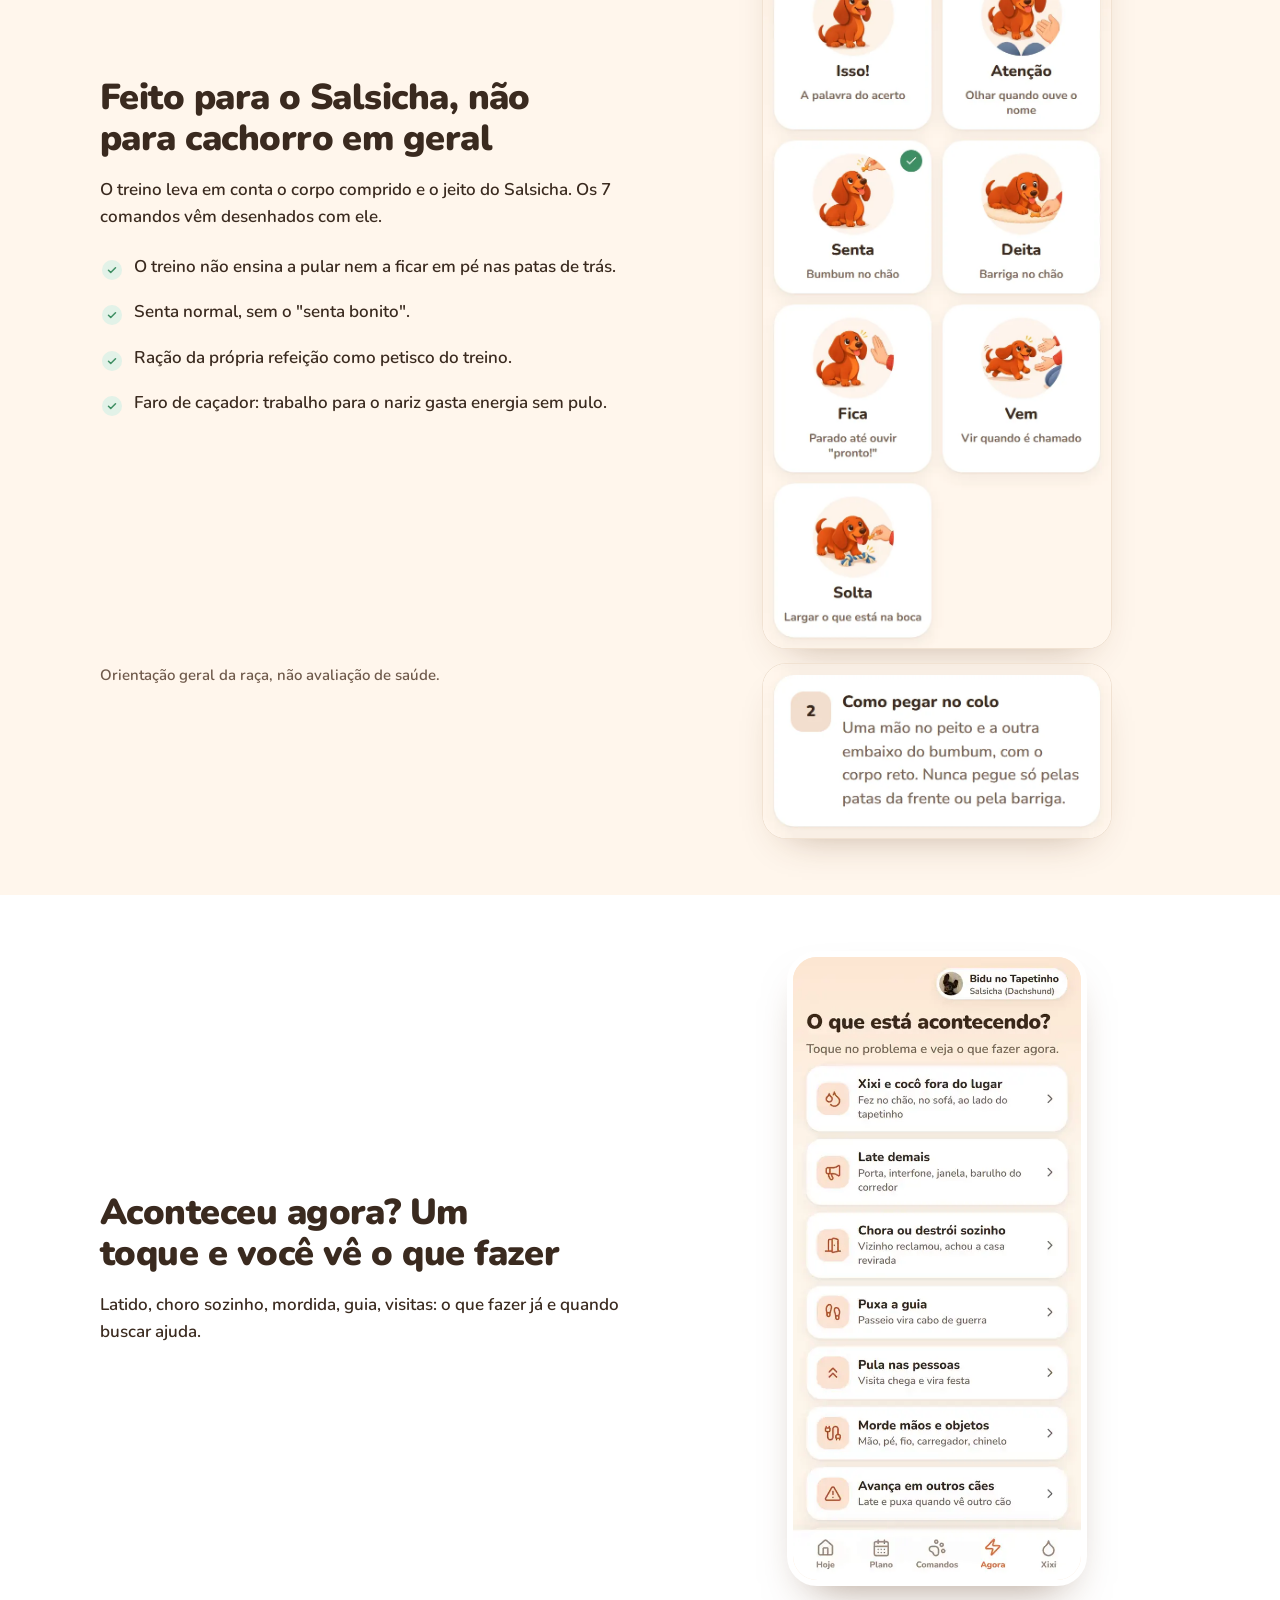
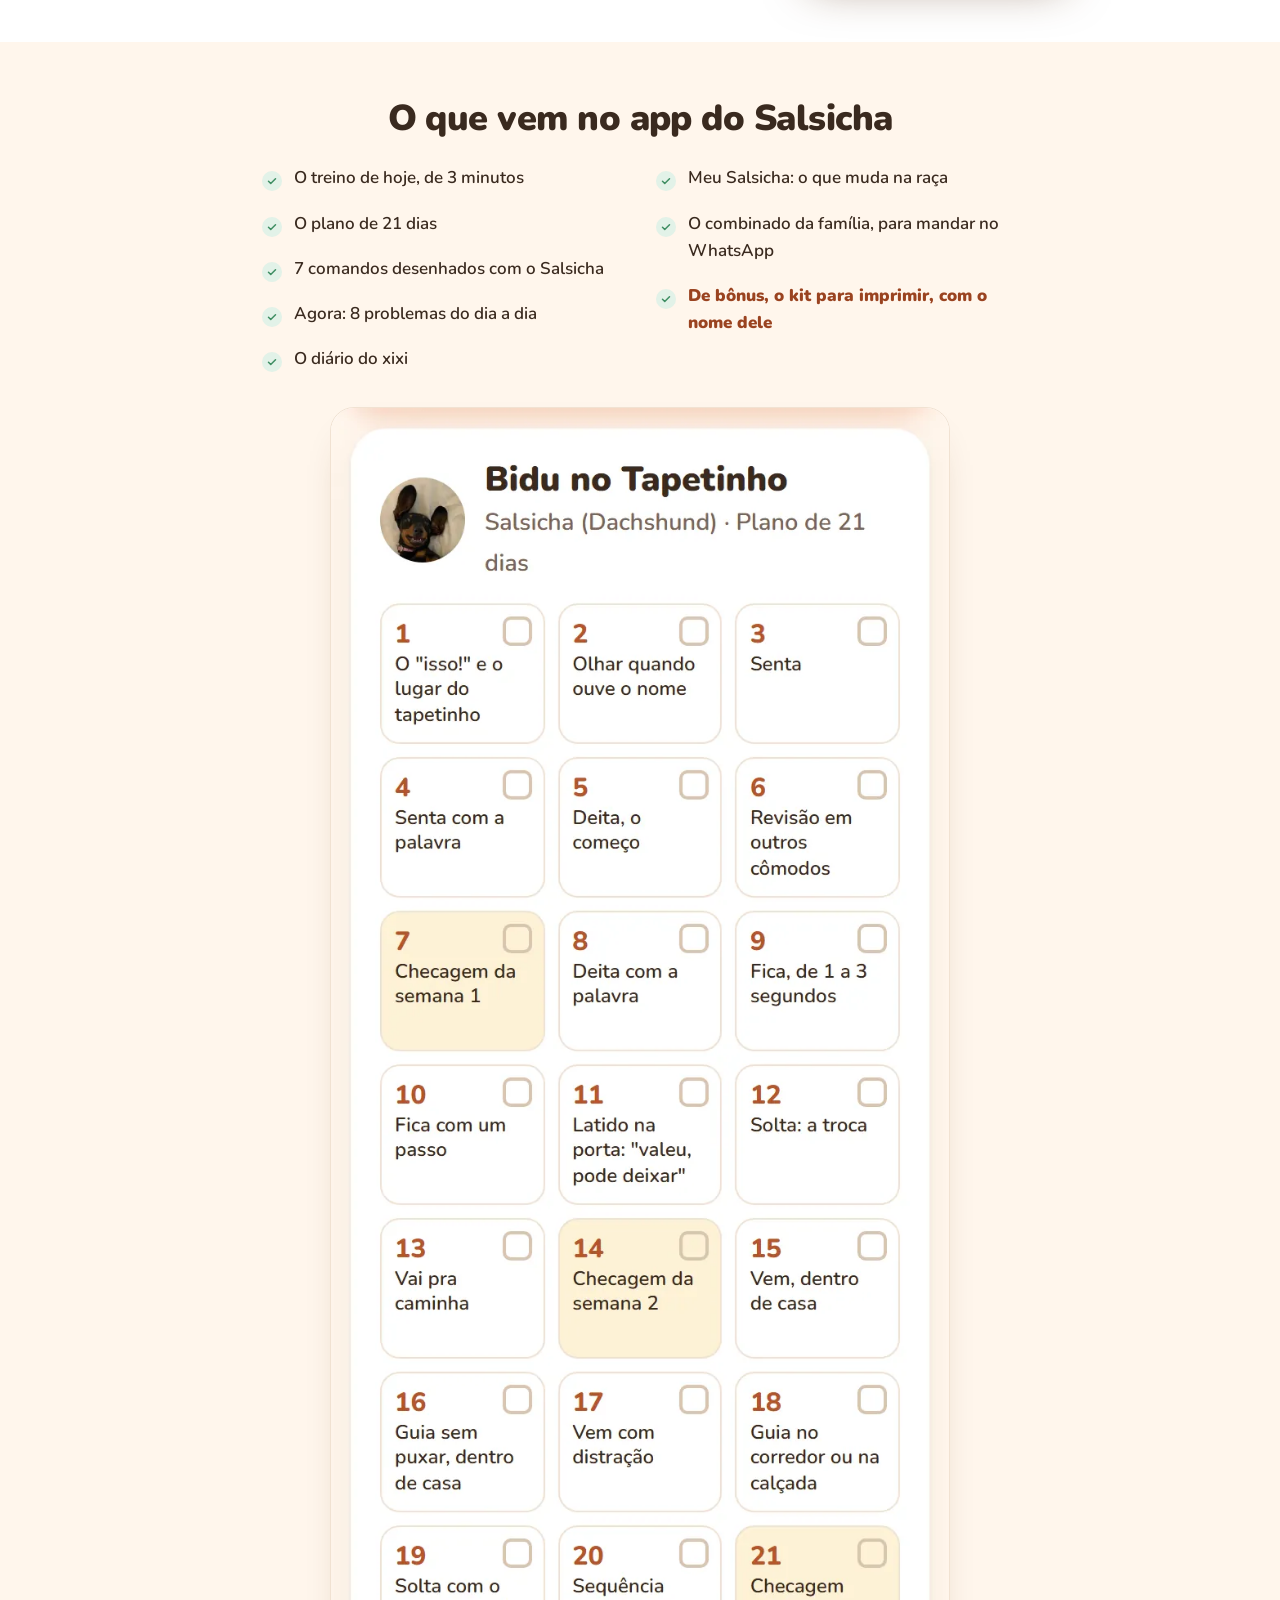
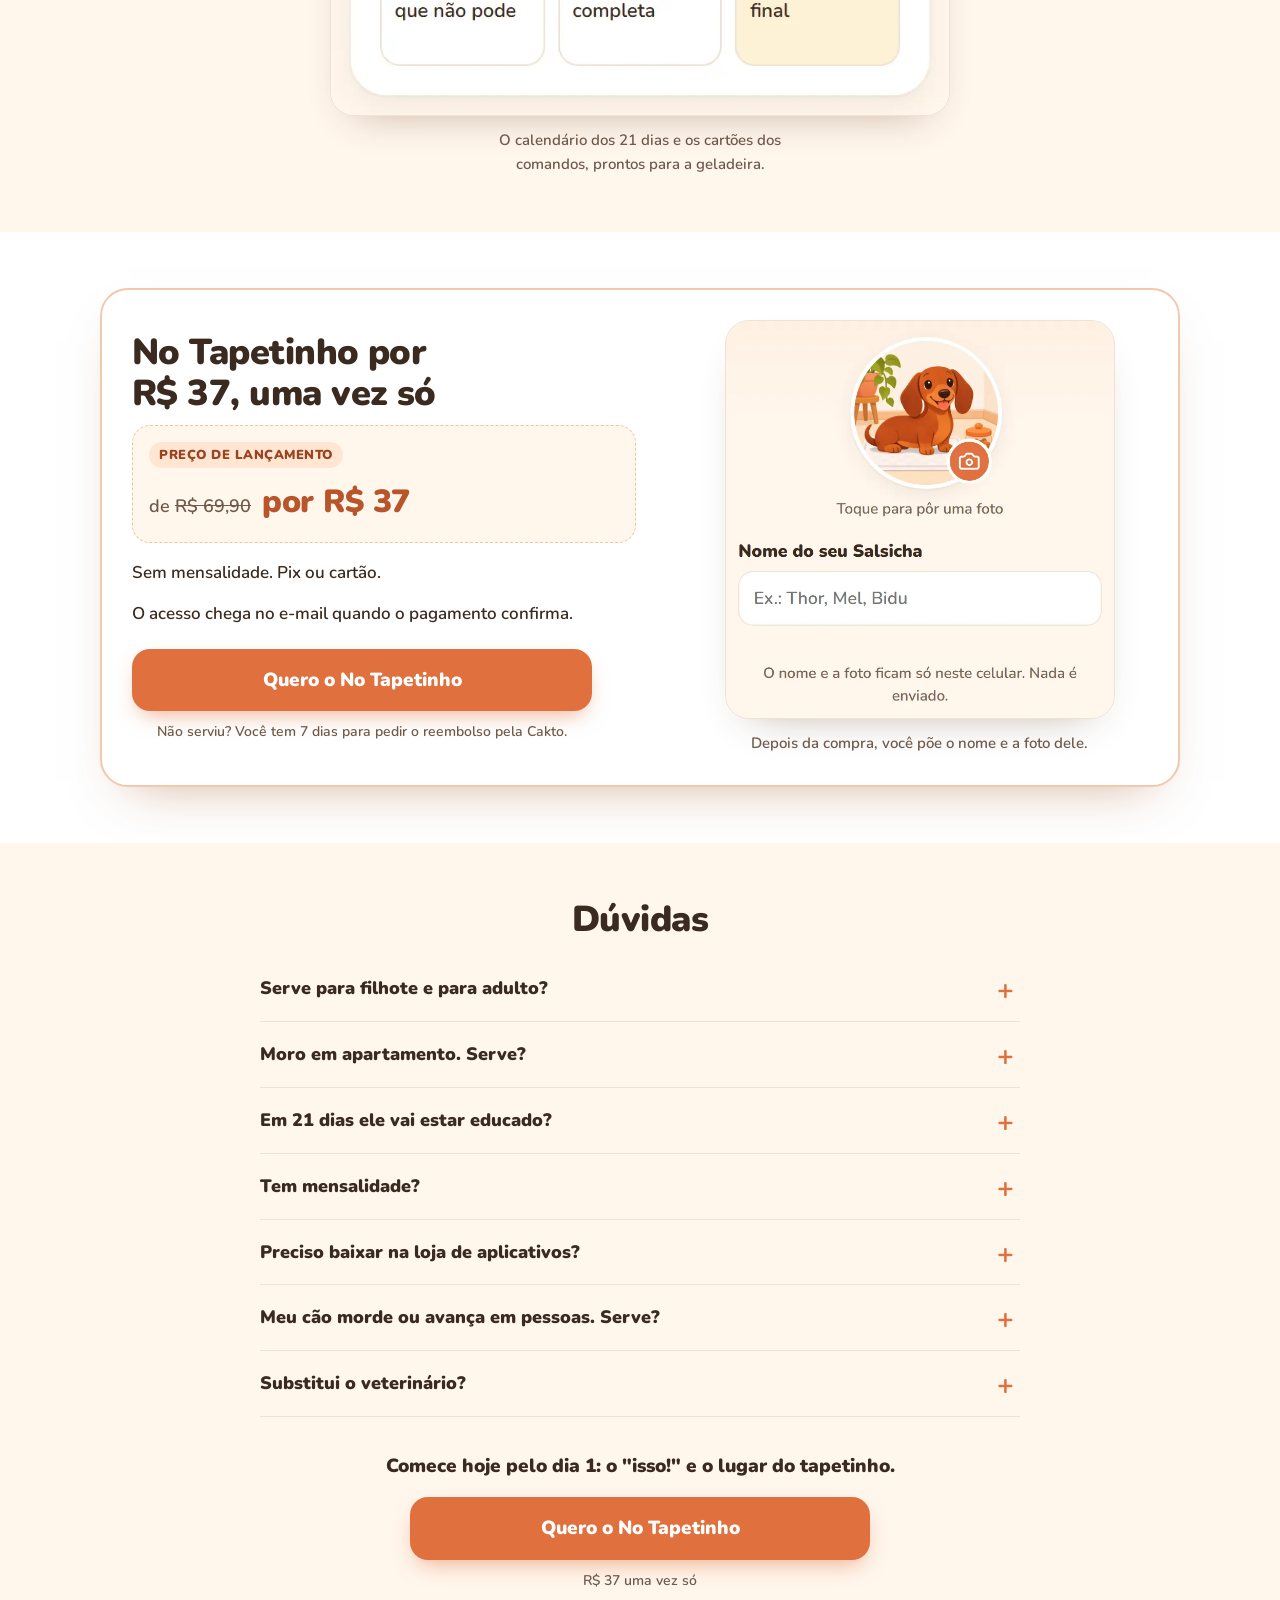
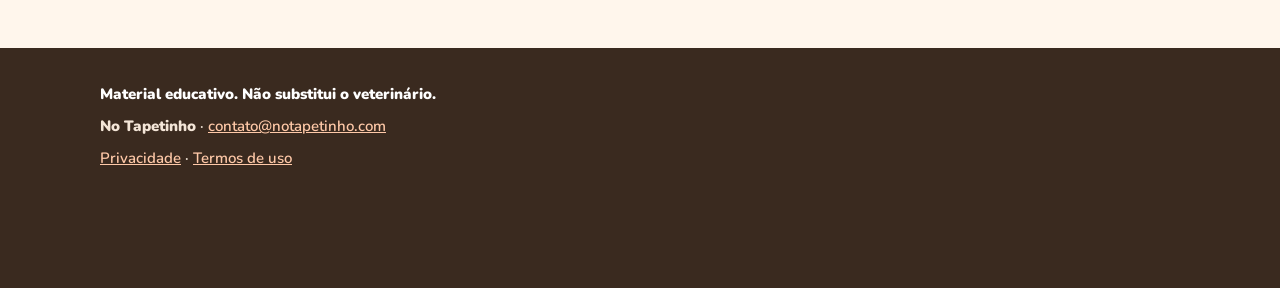
<file: salsicha/index.html>
<!doctype html>
<html lang="pt-BR">
<head>
<meta charset="utf-8">
<meta name="viewport" content="width=device-width, initial-scale=1">
<title>No Tapetinho · Salsicha</title>
<meta name="description" content="Um app de adestramento só do Salsicha. Você põe o nome e a foto dele, e todo dia abre o treino curto, a tarefa da casa e o diário do xixi. Sem gritar e sem castigo.">
<link rel="icon" type="image/svg+xml" href="../img/favicon.svg">
<link rel="icon" type="image/png" sizes="32x32" href="../img/favicon-32.png">
<link rel="apple-touch-icon" sizes="180x180" href="../img/apple-touch-180.png">
<link rel="preload" as="image" imagesrcset="../img/salsicha/hero-celular-720.webp 720w, ../img/salsicha/hero-celular-880.webp 880w, ../img/salsicha/hero-celular-1080.webp 1080w" imagesizes="(max-width: 860px) calc(100vw - 36px), 330px" fetchpriority="high">
<link rel="preconnect" href="https://fonts.googleapis.com"><link rel="preconnect" href="https://fonts.gstatic.com" crossorigin>
<link href="https://fonts.googleapis.com/css2?family=Nunito:wght@600;700;800;900&display=swap" rel="stylesheet">
<script>!function(f,b,e,v,n,t,s){if(f.fbq)return;n=f.fbq=function(){n.callMethod?n.callMethod.apply(n,arguments):n.queue.push(arguments)};if(!f._fbq)f._fbq=n;n.push=n;n.loaded=!0;n.version='2.0';n.queue=[];t=b.createElement(e);t.async=!0;t.src=v;s=b.getElementsByTagName(e)[0];s.parentNode.insertBefore(t,s)}(window,document,'script','https://connect.facebook.net/en_US/fbevents.js');fbq('init','4621816201469916');fbq('track','PageView');</script>
<noscript><img height="1" width="1" style="display:none" alt="" src="https://www.facebook.com/tr?id=4621816201469916&ev=PageView&noscript=1"></noscript>
<script async src="https://painel.labofertas.com/api/lp/script?k=7c65ca17fb0c624457cb6c87d1063a69"></script>
<link rel="stylesheet" href="../estilo.css">
</head>
<body>
<header class="barra"><div class="wrap"><img src="../img/icone-64.png" width="28" height="28" alt=""><span>No Tapetinho</span></div></header>
<main>
<section class="hero"><div class="wrap hero-grade">
 <div class="texto">
  <p class="chapeu">Para quem tem Salsicha (Dachshund)</p>
  <h1>Se o seu Salsicha faz xixi pela casa, o app mostra o que fazer hoje, em 3 minutos.</h1>
  <p class="sub">Um app de adestramento só do Salsicha. Você põe o nome e a foto dele, e todo dia abre o treino curto, a tarefa da casa e o diário do xixi. Sem gritar e sem castigo.</p>
 </div>
 <div class="midia"><img class="celular" src="../img/salsicha/hero-celular-1080.webp" srcset="../img/salsicha/hero-celular-720.webp 720w, ../img/salsicha/hero-celular-880.webp 880w, ../img/salsicha/hero-celular-1080.webp 1080w" sizes="(max-width: 860px) calc(100vw - 36px), 330px" width="1080" height="2249" alt="Tela Hoje do app: Bidu no Tapetinho, dia 5 de 21" fetchpriority="high" decoding="async"></div>
 <div class="cta"><a class="btn" href="https://pay.cakto.com.br/evzg3t6" data-checkout="salsicha">Quero o No Tapetinho</a><p class="micro">R$ 37 uma vez só · Pix ou cartão · no seu celular</p></div>
</div></section>

<section class="s-dor"><div class="wrap grade"><div class="texto"><h2>Tapetinho novo, atrativo, jornal. E o Salsicha continua fazendo xixi atrás do sofá.</h2><p>Faz do lado, rasga o tapetinho, acerta de noite e erra de dia.</p></div><div class="midia"><figure class="legendada "><div class="shot"><img src="../img/salsicha/casos.webp" width="756" height="802" alt="Tela Agora, xixi: os casos rasga o tapetinho, faz do lado, erra de dia e acerta à noite" loading="lazy" decoding="async"></div><figcaption>Cada caso tem o que fazer no app.</figcaption></figure></div></div></section>

<section class="s-dia claro"><div class="wrap tri inv"><div class="ta"><h2>Ele não faz xixi fora por pirraça</h2><p>Cachorro repete o que deu certo. Bronca depois do xixi só ensina a esconder.</p><p>Por isso o app premia o acerto na hora e arruma a casa para ele não errar.</p></div><div class="tm"><figure class="legendada"><div class="tela-video"><video muted loop playsinline preload="none" width="540" height="1168" poster="../img/salsicha/video-dia-capa.webp" data-src="../video/salsicha/dia.mp4" aria-label="Gravação do app: o dia 5 começa, o relógio conta 3 minutos, Feito, e o dia 6 aparece para amanhã"></video></div><figcaption>Abra, toque em Começar e siga os passos por 3 minutos. Escrito para quem nunca adestrou.</figcaption></figure></div><div class="tb"><p class="plano-linha">São 21 dias, um passo por dia. Roteiro de treino, não promessa: não deu certo, repita o dia.</p></div></div></section>

<section class="s-xixi"><div class="wrap tri"><div class="ta"><h2>O xixi começa no dia 1</h2><p>A tela de hoje lembra quando levar ao tapetinho. Fez lá: &quot;isso!&quot; e petisco.</p><p>Fez fora: dois toques no diário. Ele mostra o horário em que o Bidu mais erra.</p></div><div class="tm"><div class="pilha"><figure class="shot "><img src="../img/salsicha/diario.webp" width="756" height="990" alt="Diário do xixi: os dois botões e o gráfico por horário dos últimos 7 dias" loading="lazy" decoding="async"></figure><p class="menor">Xixi toda hora e pouco de cada vez? O app manda primeiro ao veterinário.</p></div></div><div class="tb"><div class="cta"><a class="btn" href="https://pay.cakto.com.br/evzg3t6" data-checkout="salsicha">Quero o No Tapetinho</a><p class="micro">R$ 37 uma vez só</p></div></div></div></section>

<section class="s-raca claro"><div class="wrap raca-grade">
 <div class="ra">
  <h2>Feito para o Salsicha, não para cachorro em geral</h2><p>O treino leva em conta o corpo comprido e o jeito do Salsicha. Os 7 comandos vêm desenhados com ele.</p>
 </div>
 <div class="rm1"><figure class="shot alto"><img src="../img/salsicha/comandos.webp" width="756" height="1723" alt="Tela Comandos: os 7 cartões desenhados com um Salsicha" loading="lazy" decoding="async"></figure></div>
 <div class="rb"><ul class="lista-ok"><li>O treino não ensina a pular nem a ficar em pé nas patas de trás.</li><li>Senta normal, sem o &quot;senta bonito&quot;.</li><li>Ração da própria refeição como petisco do treino.</li><li>Faro de caçador: trabalho para o nariz gasta energia sem pulo.</li></ul></div>
 <div class="rm2"><figure class="shot "><img src="../img/salsicha/nota-raca.webp" width="756" height="379" alt="O ajuste do Salsicha dentro do app" loading="lazy" decoding="async"></figure></div>
 <div class="rc"><p class="menor">Orientação geral da raça, não avaliação de saúde.</p></div>
</div></section>

<section class="s-agora"><div class="wrap grade"><div class="texto"><h2>Aconteceu agora? Um toque e você vê o que fazer</h2><p>Latido, choro sozinho, mordida, guia, visitas: o que fazer já e quando buscar ajuda.</p></div><div class="midia"><figure class="legendada"><div class="tela-video"><video muted loop playsinline preload="none" width="540" height="1168" poster="../img/salsicha/video-agora-capa.webp" data-src="../video/salsicha/agora.mp4" aria-label="Gravação do app: tela Agora, toque em Late demais e o que fazer agora aparece"></video></div></figure></div></div></section>

<section class="s-vem claro"><div class="wrap">
 <h2 class="centro">O que vem no app do Salsicha</h2>
 <ul class="lista-ok colunas"><li>O treino de hoje, de 3 minutos</li><li>O plano de 21 dias</li><li>7 comandos desenhados com o Salsicha</li><li>Agora: 8 problemas do dia a dia</li><li>O diário do xixi</li><li>Meu Salsicha: o que muda na raça</li><li>O combinado da família, para mandar no WhatsApp</li><li class="bonus">De bônus, o kit para imprimir, com o nome dele</li></ul>
 <figure class="legendada largo"><div class="shot"><img src="../img/salsicha/kit.webp" width="756" height="1599" alt="Kit para imprimir: o calendário dos 21 dias com o nome do cão" loading="lazy" decoding="async"></div><figcaption>O calendário dos 21 dias e os cartões dos comandos, prontos para a geladeira.</figcaption></figure>
</div></section>

<section class="s-oferta" id="oferta"><div class="wrap tri caixa-oferta">
 <div class="ta"><h2>No Tapetinho por R$ 37, uma vez só</h2>
  <div class="preco-bloco"><p class="lancamento">Preço de lançamento</p><p class="preco-linha">de <s><span class="sr">preço cheio </span>R$ 69,90</s> <strong>por R$ 37</strong></p></div>
  <p>Sem mensalidade. Pix ou cartão.</p><p>O acesso chega no e-mail quando o pagamento confirma.</p></div>
 <div class="tm"><figure class="legendada "><div class="shot"><img src="../img/salsicha/ficha.webp" width="756" height="773" alt="A ficha do cão: a foto, o nome, e o aviso de que ficam só no celular" loading="lazy" decoding="async"></div><figcaption>Depois da compra, você põe o nome e a foto dele.</figcaption></figure></div>
 <div class="tb"><div class="cta"><a class="btn" href="https://pay.cakto.com.br/evzg3t6" data-checkout="salsicha">Quero o No Tapetinho</a><p class="micro">Não serviu? Você tem 7 dias para pedir o reembolso pela Cakto.</p></div></div>
</div></section>

<section class="s-faq claro"><div class="wrap estreito"><h2 class="centro">Dúvidas</h2>
<details><summary>Serve para filhote e para adulto?</summary><p>Sim, o plano começa do zero. Para os 90 primeiros dias, há um adicional opcional no pagamento.</p></details>
<details><summary>Moro em apartamento. Serve?</summary><p>Sim. O treino é na sala, com o tapetinho. A rua só entra na semana 3.</p></details>
<details><summary>Em 21 dias ele vai estar educado?</summary><p>Os 21 dias são o roteiro do treino, não prazo de resultado. Cada cão tem o seu ritmo.</p></details>
<details><summary>Tem mensalidade?</summary><p>Não, R$ 37 uma vez só. No pagamento aparecem adicionais opcionais; só entram se você marcar.</p></details>
<details><summary>Preciso baixar na loja de aplicativos?</summary><p>Não. O app abre pelo link do e-mail, no navegador do celular.</p></details>
<details><summary>Meu cão morde ou avança em pessoas. Serve?</summary><p>Para mordida de brincadeira, sim. Se morde pessoas ou pode machucar, procure um profissional de comportamento.</p></details>
<details><summary>Substitui o veterinário?</summary><p>Não. É material educativo, e o app avisa quando é caso de veterinário.</p></details>
<div class="fecho centro"><p class="fecho-linha"><strong>Comece hoje pelo dia 1: o &quot;isso!&quot; e o lugar do tapetinho.</strong></p><div class="cta"><a class="btn" href="https://pay.cakto.com.br/evzg3t6" data-checkout="salsicha">Quero o No Tapetinho</a><p class="micro">R$ 37 uma vez só</p></div></div>
</div></section>
</main>
<footer><div class="wrap">
 <p class="aviso">Material educativo. Não substitui o veterinário.</p>
 <p><strong>No Tapetinho</strong> · <a href="mailto:contato@notapetinho.com">contato@notapetinho.com</a></p>
 <p class="links"><a href="../privacidade/">Privacidade</a> · <a href="../termos/">Termos de uso</a></p>
</div></footer>
<div class="barra-compra" aria-hidden="true" inert><div class="dentro"><p class="preco-bc"><strong>R$ 37</strong> uma vez só</p><a class="btn" href="https://pay.cakto.com.br/evzg3t6" data-checkout="salsicha" tabindex="-1">Quero o No Tapetinho</a></div></div>
<script>
/* repassa a query (UTMs e fbclid) para o checkout */
(function(){var q=location.search.slice(1);if(!q)return;document.querySelectorAll('a[data-checkout]').forEach(function(a){if(!/^https?:/.test(a.getAttribute('href')))return;a.href+=(a.href.indexOf('?')<0?'?':'&')+q;});})();
/* barra de compra fixa: aparece quando nenhum dos botões principais está na tela, some quando algum aparece.
   O hero inteiro conta como botão (o do hero fica abaixo do celular): enquanto o hero está na tela, a barra não entra */
(function(){var bar=document.querySelector('.barra-compra'),vis=new Set();if(!bar||!('IntersectionObserver' in window))return;
var alvos=[document.querySelector('.hero')].concat([].slice.call(document.querySelectorAll('main .cta .btn')));
var io=new IntersectionObserver(function(es){es.forEach(function(e){if(e.isIntersecting)vis.add(e.target);else vis.delete(e.target);});var on=vis.size===0;
bar.classList.toggle('on',on);bar.inert=!on;bar.setAttribute('aria-hidden',String(!on));bar.querySelector('a').tabIndex=on?0:-1;});
alvos.forEach(function(a){if(a)io.observe(a);});})();
/* gravações do app: carregam e tocam só quando aparecem na tela (mudas, em loop) */
(function(){var vs=document.querySelectorAll('video[data-src]');if(!('IntersectionObserver' in window)){vs.forEach(function(v){v.src=v.dataset.src;});return;}
var io=new IntersectionObserver(function(es){es.forEach(function(e){var v=e.target;if(e.isIntersecting){if(!v.src){v.src=v.dataset.src;}v.play().catch(function(){});}else if(v.src){v.pause();}});},{rootMargin:'200px 0px'});
vs.forEach(function(v){io.observe(v);});})();
</script>
</body>
</html>
</file>
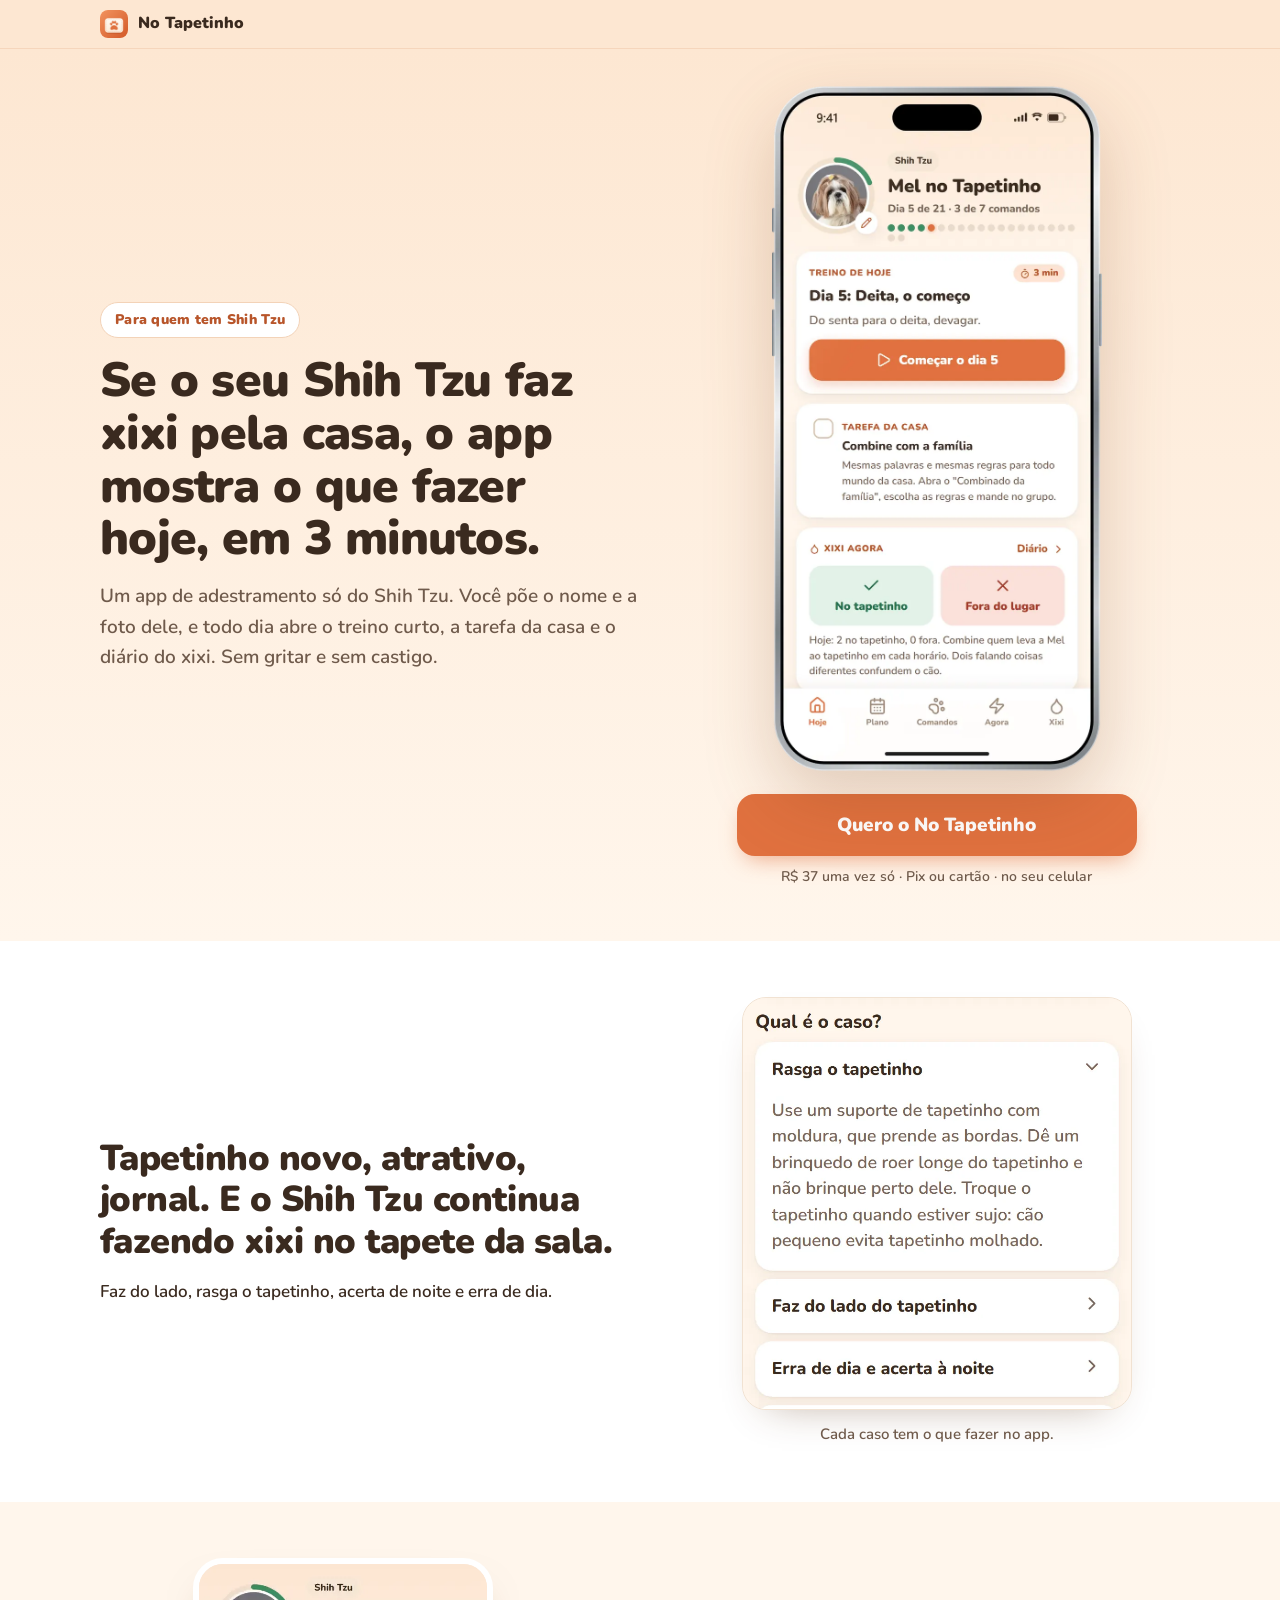
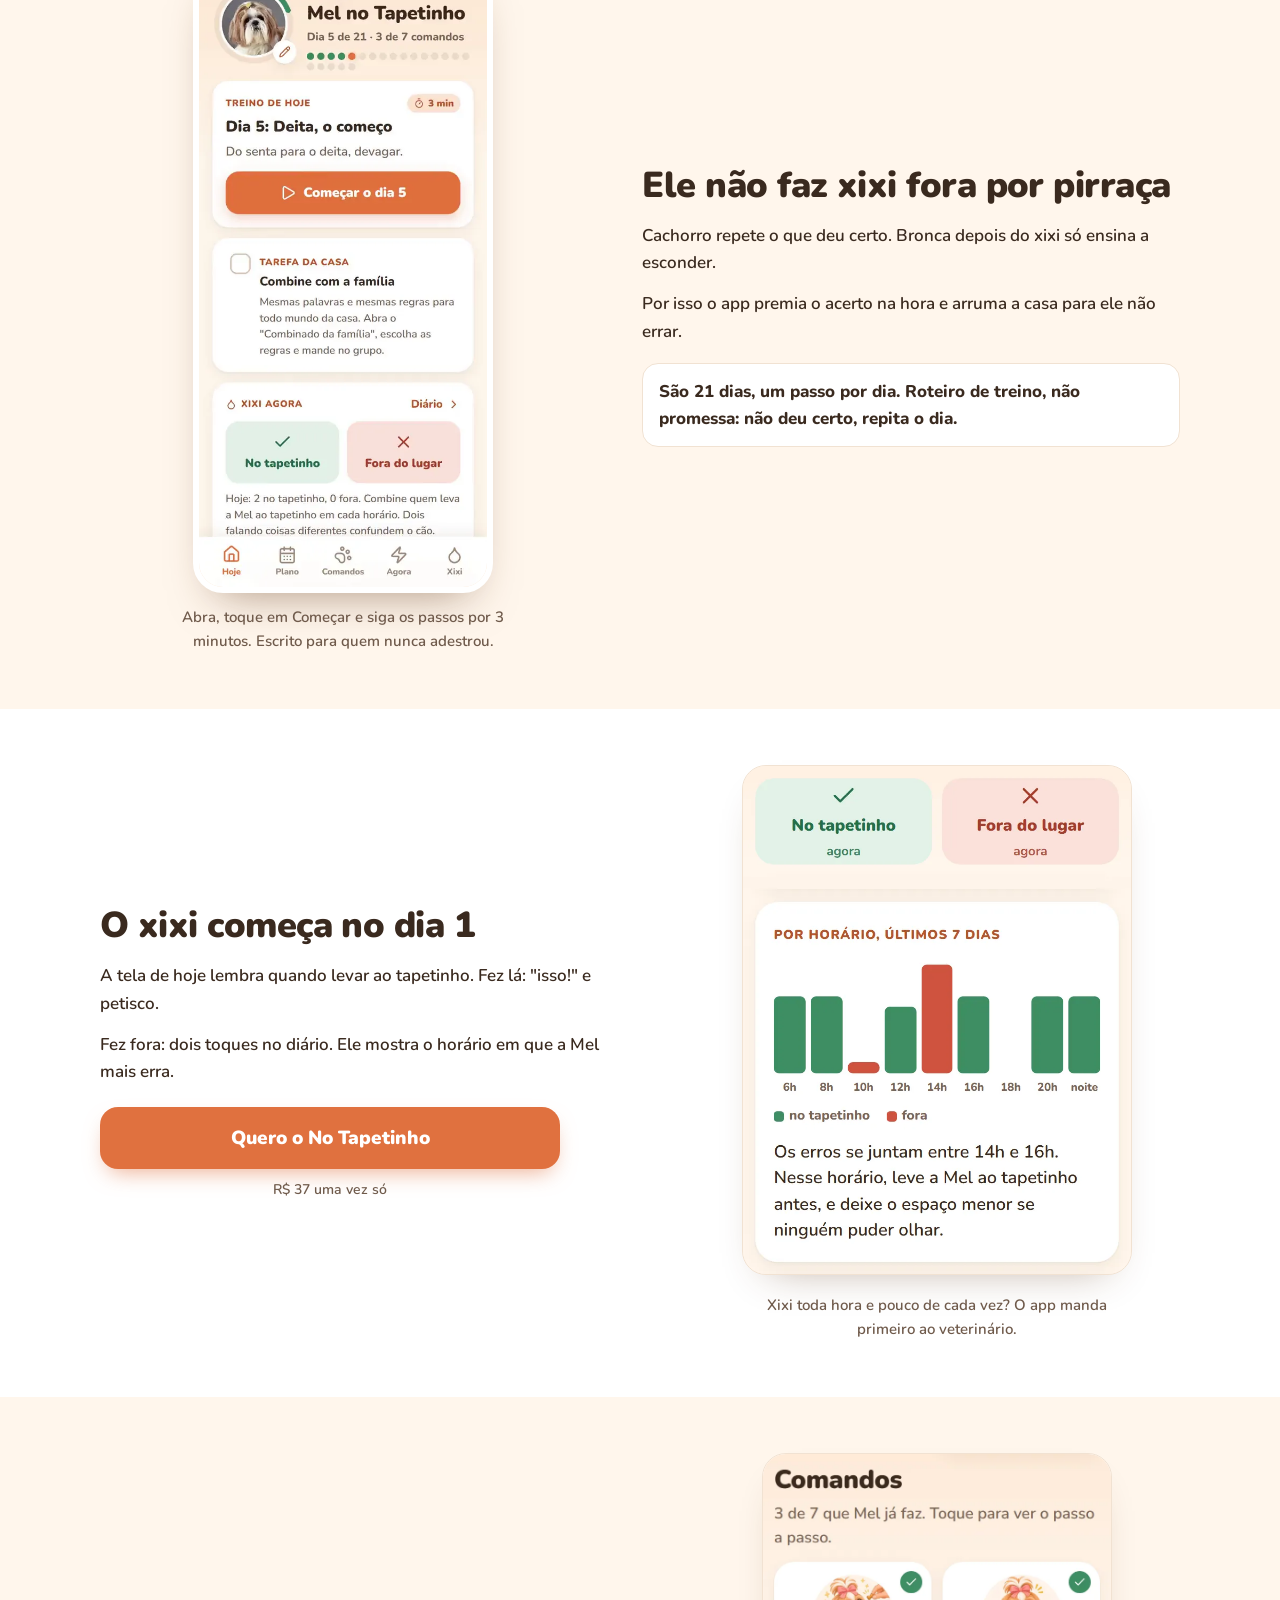
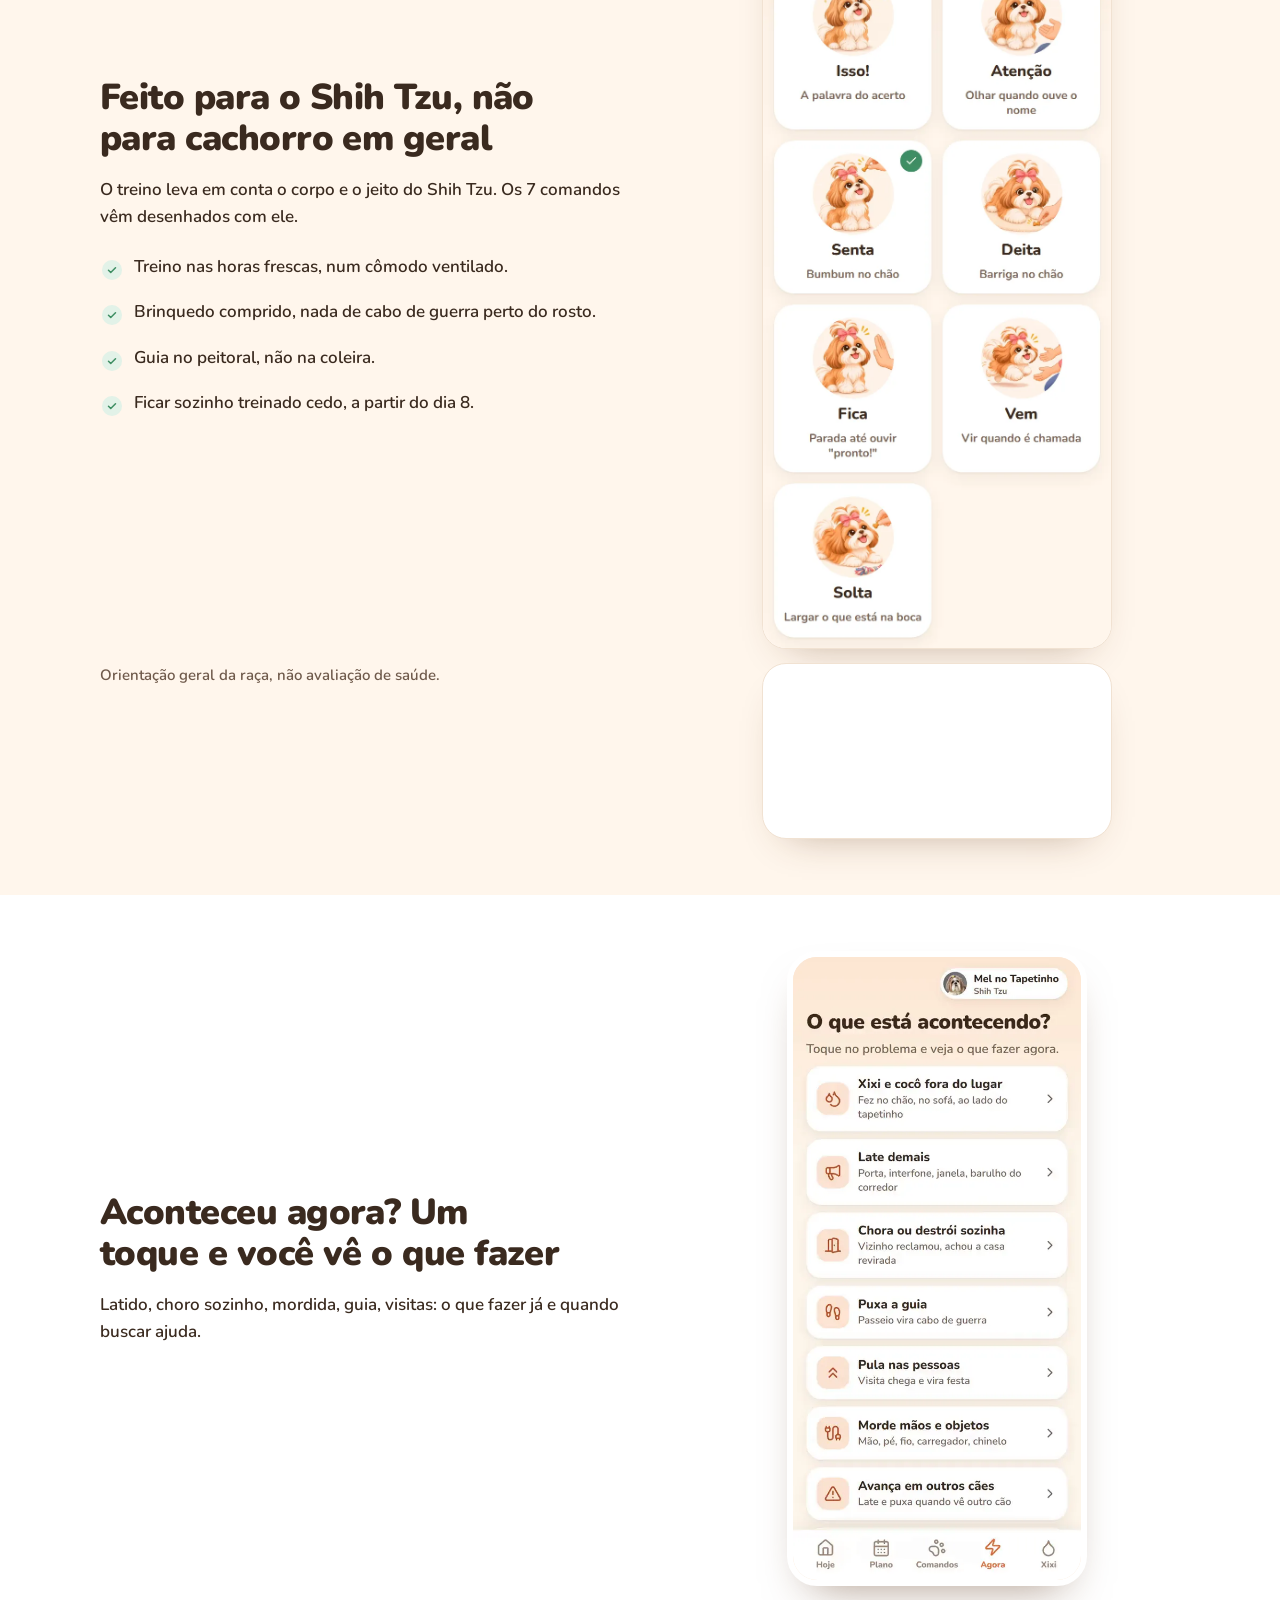
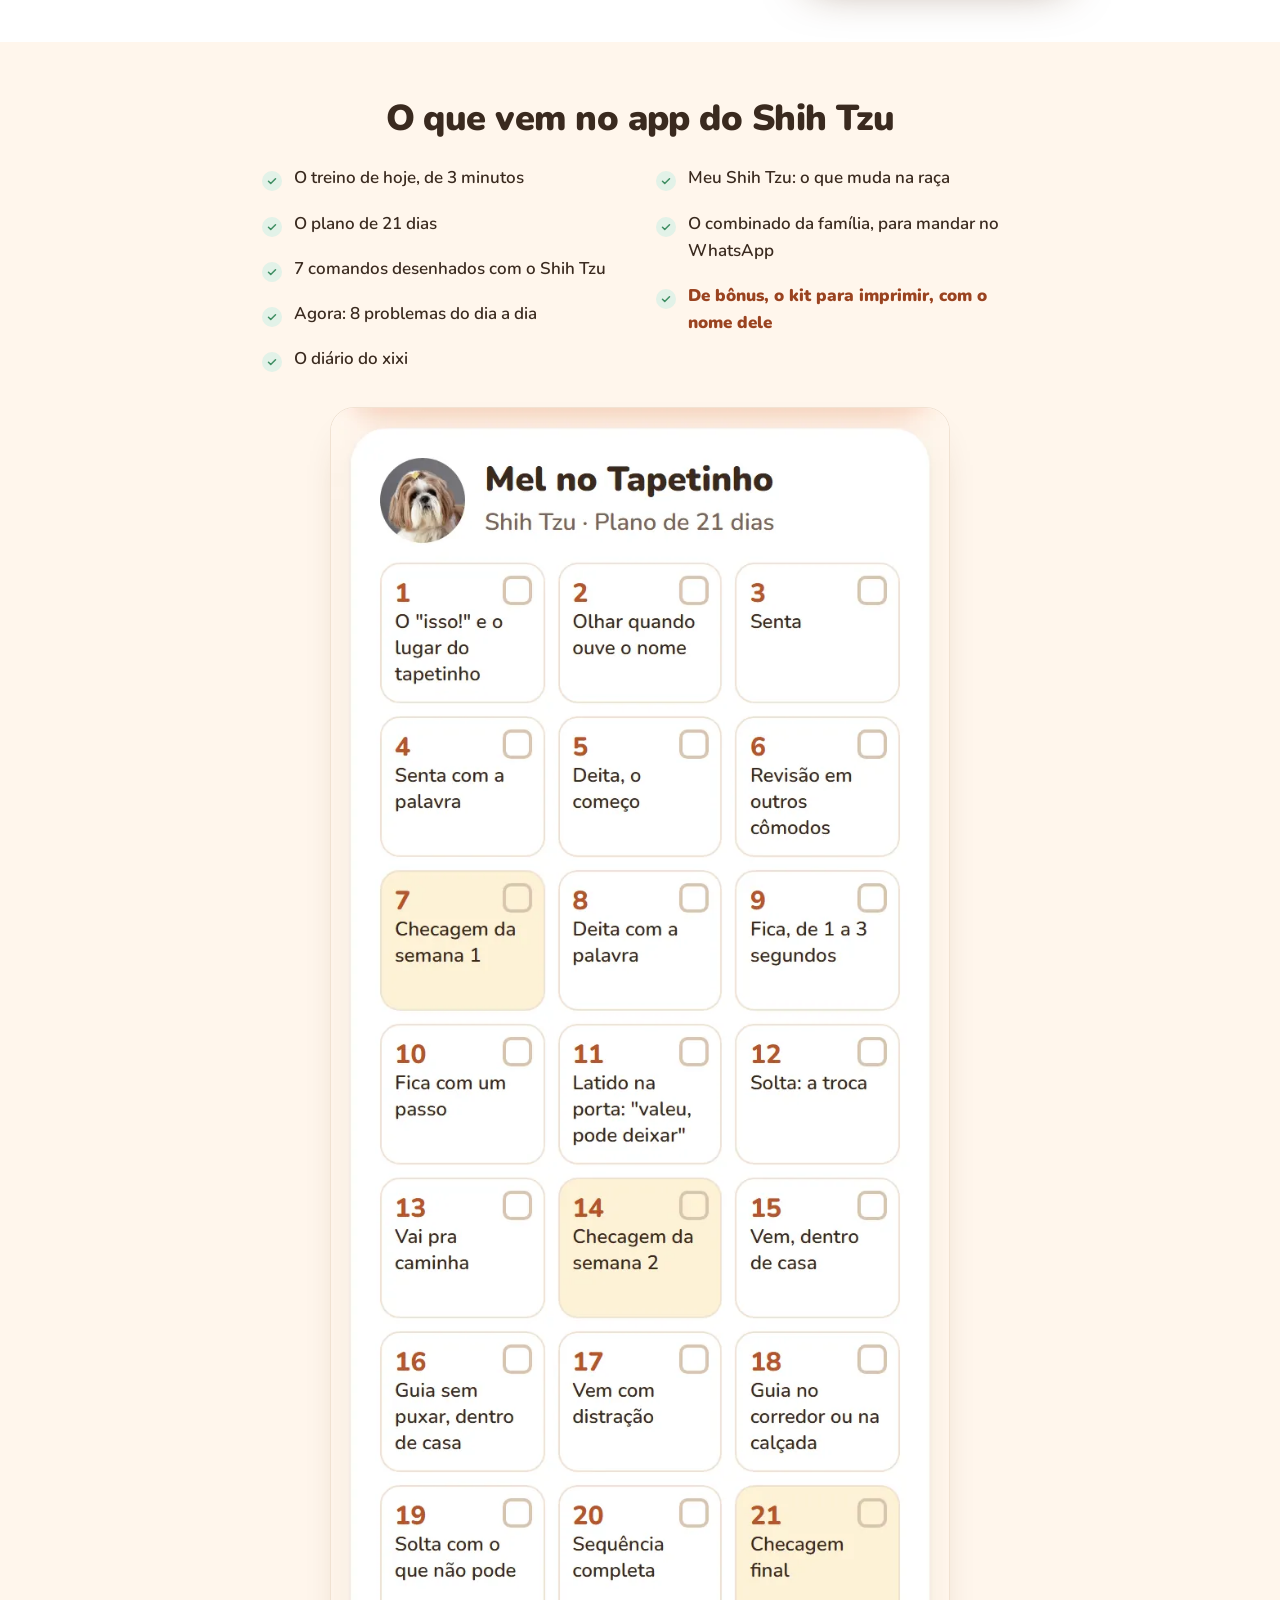
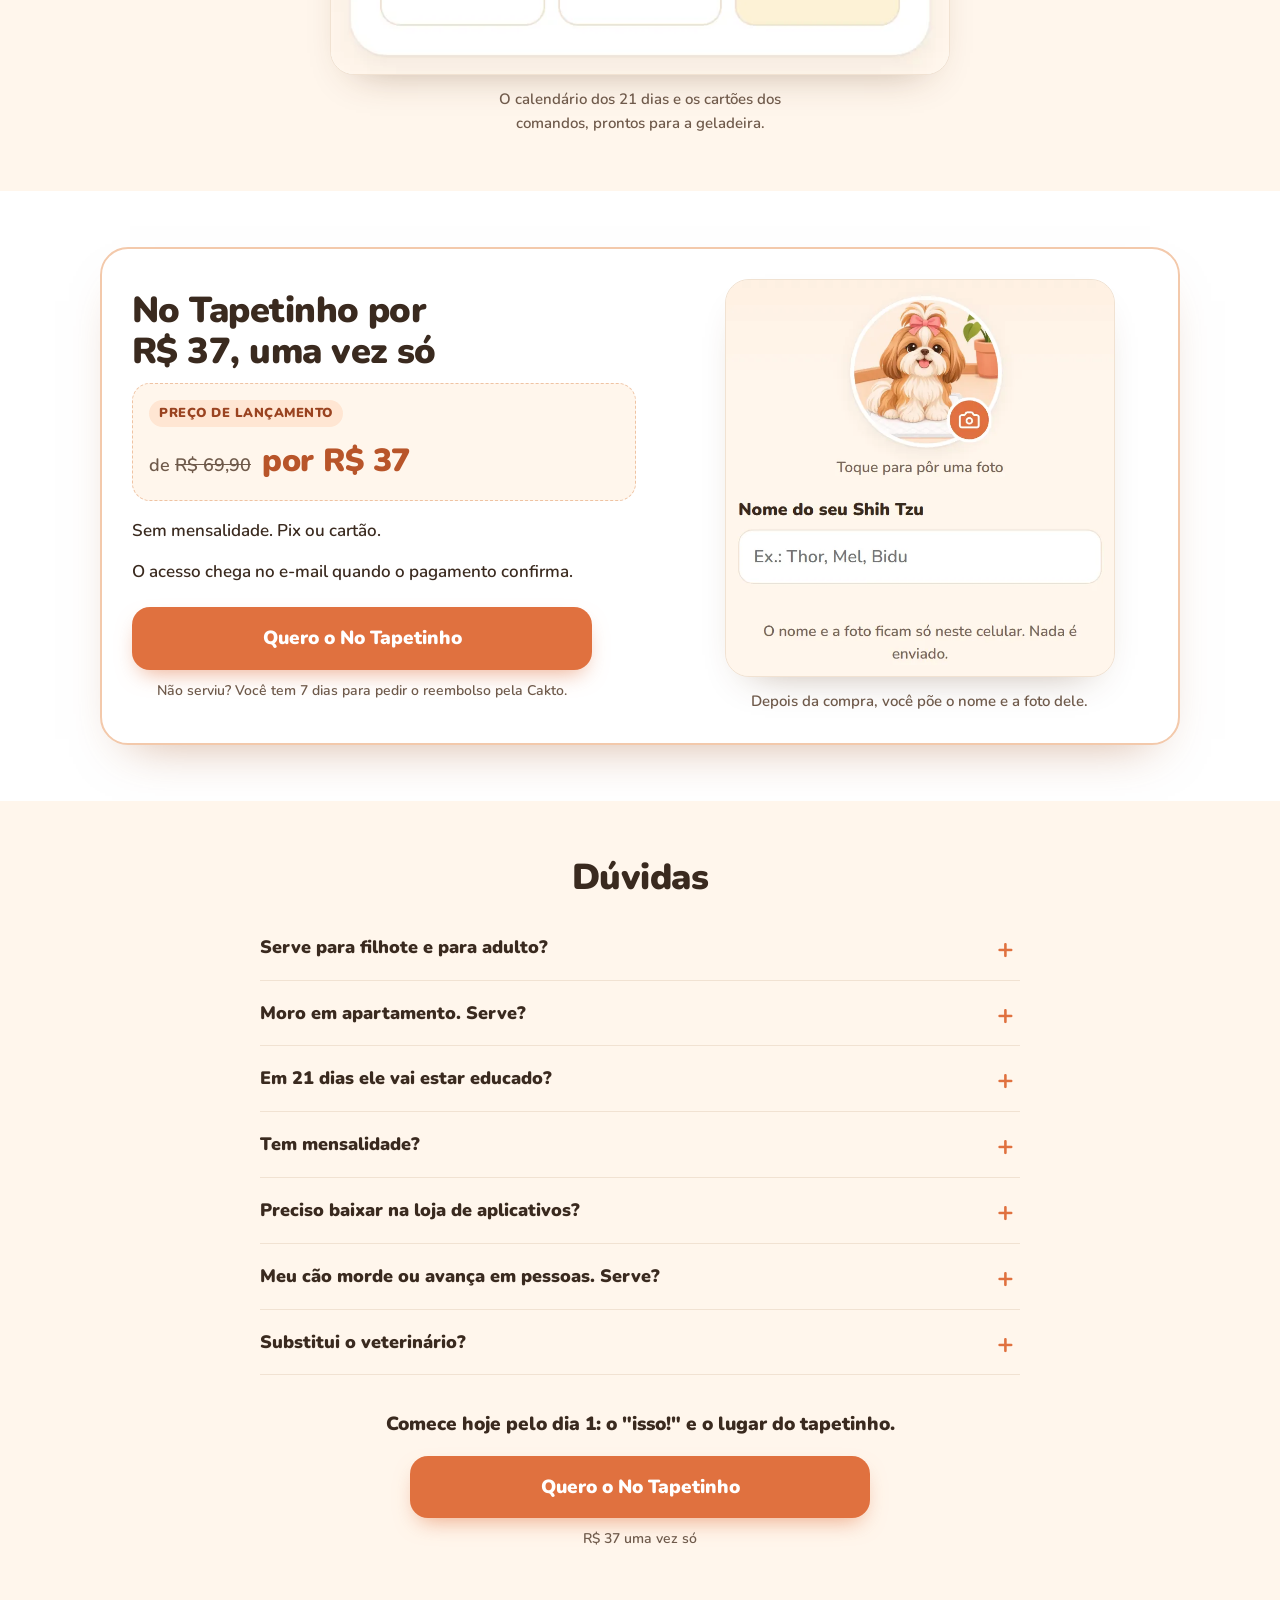
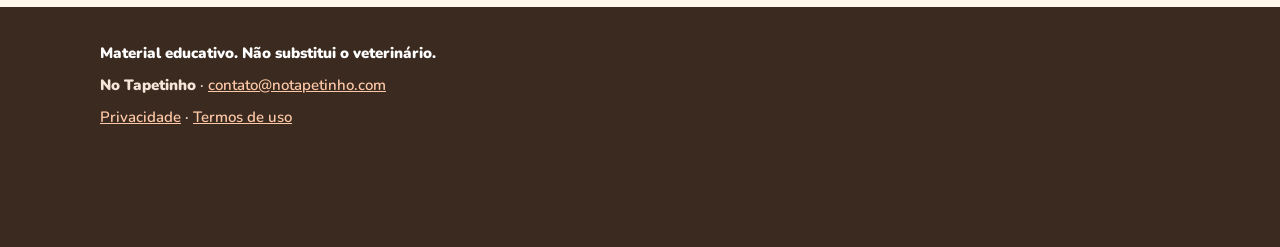
<file: shih-tzu/index.html>
<!doctype html>
<html lang="pt-BR">
<head>
<meta charset="utf-8">
<meta name="viewport" content="width=device-width, initial-scale=1">
<title>No Tapetinho · Shih Tzu</title>
<meta name="description" content="Um app de adestramento só do Shih Tzu. Você põe o nome e a foto dele, e todo dia abre o treino curto, a tarefa da casa e o diário do xixi. Sem gritar e sem castigo.">
<link rel="icon" type="image/svg+xml" href="../img/favicon.svg">
<link rel="icon" type="image/png" sizes="32x32" href="../img/favicon-32.png">
<link rel="apple-touch-icon" sizes="180x180" href="../img/apple-touch-180.png">
<link rel="preload" as="image" imagesrcset="../img/shih-tzu/hero-celular-720.webp 720w, ../img/shih-tzu/hero-celular-880.webp 880w, ../img/shih-tzu/hero-celular-1080.webp 1080w" imagesizes="(max-width: 860px) calc(100vw - 36px), 330px" fetchpriority="high">
<link rel="preconnect" href="https://fonts.googleapis.com"><link rel="preconnect" href="https://fonts.gstatic.com" crossorigin>
<link href="https://fonts.googleapis.com/css2?family=Nunito:wght@600;700;800;900&display=swap" rel="stylesheet">
<script>!function(f,b,e,v,n,t,s){if(f.fbq)return;n=f.fbq=function(){n.callMethod?n.callMethod.apply(n,arguments):n.queue.push(arguments)};if(!f._fbq)f._fbq=n;n.push=n;n.loaded=!0;n.version='2.0';n.queue=[];t=b.createElement(e);t.async=!0;t.src=v;s=b.getElementsByTagName(e)[0];s.parentNode.insertBefore(t,s)}(window,document,'script','https://connect.facebook.net/en_US/fbevents.js');fbq('init','4621816201469916');fbq('track','PageView');</script>
<noscript><img height="1" width="1" style="display:none" alt="" src="https://www.facebook.com/tr?id=4621816201469916&ev=PageView&noscript=1"></noscript>
<script async src="https://painel.labofertas.com/api/lp/script?k=7c65ca17fb0c624457cb6c87d1063a69"></script>
<link rel="stylesheet" href="../estilo.css">
</head>
<body>
<header class="barra"><div class="wrap"><img src="../img/icone-64.png" width="28" height="28" alt=""><span>No Tapetinho</span></div></header>
<main>
<section class="hero"><div class="wrap hero-grade">
 <div class="texto">
  <p class="chapeu">Para quem tem Shih Tzu</p>
  <h1>Se o seu Shih Tzu faz xixi pela casa, o app mostra o que fazer hoje, em 3 minutos.</h1>
  <p class="sub">Um app de adestramento só do Shih Tzu. Você põe o nome e a foto dele, e todo dia abre o treino curto, a tarefa da casa e o diário do xixi. Sem gritar e sem castigo.</p>
 </div>
 <div class="midia"><img class="celular" src="../img/shih-tzu/hero-celular-1080.webp" srcset="../img/shih-tzu/hero-celular-720.webp 720w, ../img/shih-tzu/hero-celular-880.webp 880w, ../img/shih-tzu/hero-celular-1080.webp 1080w" sizes="(max-width: 860px) calc(100vw - 36px), 330px" width="1080" height="2249" alt="Tela Hoje do app: Mel no Tapetinho, dia 5 de 21" fetchpriority="high" decoding="async"></div>
 <div class="cta"><a class="btn" href="https://pay.cakto.com.br/38uhrzs" data-checkout="shih-tzu">Quero o No Tapetinho</a><p class="micro">R$ 37 uma vez só · Pix ou cartão · no seu celular</p></div>
</div></section>

<section class="s-dor"><div class="wrap grade"><div class="texto"><h2>Tapetinho novo, atrativo, jornal. E o Shih Tzu continua fazendo xixi no tapete da sala.</h2><p>Faz do lado, rasga o tapetinho, acerta de noite e erra de dia.</p></div><div class="midia"><figure class="legendada "><div class="shot"><img src="../img/shih-tzu/casos.webp" width="756" height="802" alt="Tela Agora, xixi: os casos rasga o tapetinho, faz do lado, erra de dia e acerta à noite" loading="lazy" decoding="async"></div><figcaption>Cada caso tem o que fazer no app.</figcaption></figure></div></div></section>

<section class="s-dia claro"><div class="wrap tri inv"><div class="ta"><h2>Ele não faz xixi fora por pirraça</h2><p>Cachorro repete o que deu certo. Bronca depois do xixi só ensina a esconder.</p><p>Por isso o app premia o acerto na hora e arruma a casa para ele não errar.</p></div><div class="tm"><figure class="legendada"><div class="tela-video"><video muted loop playsinline preload="none" width="540" height="1168" poster="../img/shih-tzu/video-dia-capa.webp" data-src="../video/shih-tzu/dia.mp4" aria-label="Gravação do app: o dia 5 começa, o relógio conta 3 minutos, Feito, e o dia 6 aparece para amanhã"></video></div><figcaption>Abra, toque em Começar e siga os passos por 3 minutos. Escrito para quem nunca adestrou.</figcaption></figure></div><div class="tb"><p class="plano-linha">São 21 dias, um passo por dia. Roteiro de treino, não promessa: não deu certo, repita o dia.</p></div></div></section>

<section class="s-xixi"><div class="wrap tri"><div class="ta"><h2>O xixi começa no dia 1</h2><p>A tela de hoje lembra quando levar ao tapetinho. Fez lá: &quot;isso!&quot; e petisco.</p><p>Fez fora: dois toques no diário. Ele mostra o horário em que a Mel mais erra.</p></div><div class="tm"><div class="pilha"><figure class="shot "><img src="../img/shih-tzu/diario.webp" width="756" height="990" alt="Diário do xixi: os dois botões e o gráfico por horário dos últimos 7 dias" loading="lazy" decoding="async"></figure><p class="menor">Xixi toda hora e pouco de cada vez? O app manda primeiro ao veterinário.</p></div></div><div class="tb"><div class="cta"><a class="btn" href="https://pay.cakto.com.br/38uhrzs" data-checkout="shih-tzu">Quero o No Tapetinho</a><p class="micro">R$ 37 uma vez só</p></div></div></div></section>

<section class="s-raca claro"><div class="wrap raca-grade">
 <div class="ra">
  <h2>Feito para o Shih Tzu, não para cachorro em geral</h2><p>O treino leva em conta o corpo e o jeito do Shih Tzu. Os 7 comandos vêm desenhados com ele.</p>
 </div>
 <div class="rm1"><figure class="shot alto"><img src="../img/shih-tzu/comandos.webp" width="756" height="1723" alt="Tela Comandos: os 7 cartões desenhados com um Shih Tzu" loading="lazy" decoding="async"></figure></div>
 <div class="rb"><ul class="lista-ok"><li>Treino nas horas frescas, num cômodo ventilado.</li><li>Brinquedo comprido, nada de cabo de guerra perto do rosto.</li><li>Guia no peitoral, não na coleira.</li><li>Ficar sozinho treinado cedo, a partir do dia 8.</li></ul></div>
 <div class="rm2"><figure class="shot "><img src="../img/shih-tzu/nota-raca.webp" width="756" height="379" alt="O ajuste do Shih Tzu dentro do app" loading="lazy" decoding="async"></figure></div>
 <div class="rc"><p class="menor">Orientação geral da raça, não avaliação de saúde.</p></div>
</div></section>

<section class="s-agora"><div class="wrap grade"><div class="texto"><h2>Aconteceu agora? Um toque e você vê o que fazer</h2><p>Latido, choro sozinho, mordida, guia, visitas: o que fazer já e quando buscar ajuda.</p></div><div class="midia"><figure class="legendada"><div class="tela-video"><video muted loop playsinline preload="none" width="540" height="1168" poster="../img/shih-tzu/video-agora-capa.webp" data-src="../video/shih-tzu/agora.mp4" aria-label="Gravação do app: tela Agora, toque em Late demais e o que fazer agora aparece"></video></div></figure></div></div></section>

<section class="s-vem claro"><div class="wrap">
 <h2 class="centro">O que vem no app do Shih Tzu</h2>
 <ul class="lista-ok colunas"><li>O treino de hoje, de 3 minutos</li><li>O plano de 21 dias</li><li>7 comandos desenhados com o Shih Tzu</li><li>Agora: 8 problemas do dia a dia</li><li>O diário do xixi</li><li>Meu Shih Tzu: o que muda na raça</li><li>O combinado da família, para mandar no WhatsApp</li><li class="bonus">De bônus, o kit para imprimir, com o nome dele</li></ul>
 <figure class="legendada largo"><div class="shot"><img src="../img/shih-tzu/kit.webp" width="756" height="1548" alt="Kit para imprimir: o calendário dos 21 dias com o nome do cão" loading="lazy" decoding="async"></div><figcaption>O calendário dos 21 dias e os cartões dos comandos, prontos para a geladeira.</figcaption></figure>
</div></section>

<section class="s-oferta" id="oferta"><div class="wrap tri caixa-oferta">
 <div class="ta"><h2>No Tapetinho por R$ 37, uma vez só</h2>
  <div class="preco-bloco"><p class="lancamento">Preço de lançamento</p><p class="preco-linha">de <s><span class="sr">preço cheio </span>R$ 69,90</s> <strong>por R$ 37</strong></p></div>
  <p>Sem mensalidade. Pix ou cartão.</p><p>O acesso chega no e-mail quando o pagamento confirma.</p></div>
 <div class="tm"><figure class="legendada "><div class="shot"><img src="../img/shih-tzu/ficha.webp" width="756" height="773" alt="A ficha do cão: a foto, o nome, e o aviso de que ficam só no celular" loading="lazy" decoding="async"></div><figcaption>Depois da compra, você põe o nome e a foto dele.</figcaption></figure></div>
 <div class="tb"><div class="cta"><a class="btn" href="https://pay.cakto.com.br/38uhrzs" data-checkout="shih-tzu">Quero o No Tapetinho</a><p class="micro">Não serviu? Você tem 7 dias para pedir o reembolso pela Cakto.</p></div></div>
</div></section>

<section class="s-faq claro"><div class="wrap estreito"><h2 class="centro">Dúvidas</h2>
<details><summary>Serve para filhote e para adulto?</summary><p>Sim, o plano começa do zero. Para os 90 primeiros dias, há um adicional opcional no pagamento.</p></details>
<details><summary>Moro em apartamento. Serve?</summary><p>Sim. O treino é na sala, com o tapetinho. A rua só entra na semana 3.</p></details>
<details><summary>Em 21 dias ele vai estar educado?</summary><p>Os 21 dias são o roteiro do treino, não prazo de resultado. Cada cão tem o seu ritmo.</p></details>
<details><summary>Tem mensalidade?</summary><p>Não, R$ 37 uma vez só. No pagamento aparecem adicionais opcionais; só entram se você marcar.</p></details>
<details><summary>Preciso baixar na loja de aplicativos?</summary><p>Não. O app abre pelo link do e-mail, no navegador do celular.</p></details>
<details><summary>Meu cão morde ou avança em pessoas. Serve?</summary><p>Para mordida de brincadeira, sim. Se morde pessoas ou pode machucar, procure um profissional de comportamento.</p></details>
<details><summary>Substitui o veterinário?</summary><p>Não. É material educativo, e o app avisa quando é caso de veterinário.</p></details>
<div class="fecho centro"><p class="fecho-linha"><strong>Comece hoje pelo dia 1: o &quot;isso!&quot; e o lugar do tapetinho.</strong></p><div class="cta"><a class="btn" href="https://pay.cakto.com.br/38uhrzs" data-checkout="shih-tzu">Quero o No Tapetinho</a><p class="micro">R$ 37 uma vez só</p></div></div>
</div></section>
</main>
<footer><div class="wrap">
 <p class="aviso">Material educativo. Não substitui o veterinário.</p>
 <p><strong>No Tapetinho</strong> · <a href="mailto:contato@notapetinho.com">contato@notapetinho.com</a></p>
 <p class="links"><a href="../privacidade/">Privacidade</a> · <a href="../termos/">Termos de uso</a></p>
</div></footer>
<div class="barra-compra" aria-hidden="true" inert><div class="dentro"><p class="preco-bc"><strong>R$ 37</strong> uma vez só</p><a class="btn" href="https://pay.cakto.com.br/38uhrzs" data-checkout="shih-tzu" tabindex="-1">Quero o No Tapetinho</a></div></div>
<script>
/* repassa a query (UTMs e fbclid) para o checkout */
(function(){var q=location.search.slice(1);if(!q)return;document.querySelectorAll('a[data-checkout]').forEach(function(a){if(!/^https?:/.test(a.getAttribute('href')))return;a.href+=(a.href.indexOf('?')<0?'?':'&')+q;});})();
/* barra de compra fixa: aparece quando nenhum dos botões principais está na tela, some quando algum aparece.
   O hero inteiro conta como botão (o do hero fica abaixo do celular): enquanto o hero está na tela, a barra não entra */
(function(){var bar=document.querySelector('.barra-compra'),vis=new Set();if(!bar||!('IntersectionObserver' in window))return;
var alvos=[document.querySelector('.hero')].concat([].slice.call(document.querySelectorAll('main .cta .btn')));
var io=new IntersectionObserver(function(es){es.forEach(function(e){if(e.isIntersecting)vis.add(e.target);else vis.delete(e.target);});var on=vis.size===0;
bar.classList.toggle('on',on);bar.inert=!on;bar.setAttribute('aria-hidden',String(!on));bar.querySelector('a').tabIndex=on?0:-1;});
alvos.forEach(function(a){if(a)io.observe(a);});})();
/* gravações do app: carregam e tocam só quando aparecem na tela (mudas, em loop) */
(function(){var vs=document.querySelectorAll('video[data-src]');if(!('IntersectionObserver' in window)){vs.forEach(function(v){v.src=v.dataset.src;});return;}
var io=new IntersectionObserver(function(es){es.forEach(function(e){var v=e.target;if(e.isIntersecting){if(!v.src){v.src=v.dataset.src;}v.play().catch(function(){});}else if(v.src){v.pause();}});},{rootMargin:'200px 0px'});
vs.forEach(function(v){io.observe(v);});})();
</script>
</body>
</html>
</file>
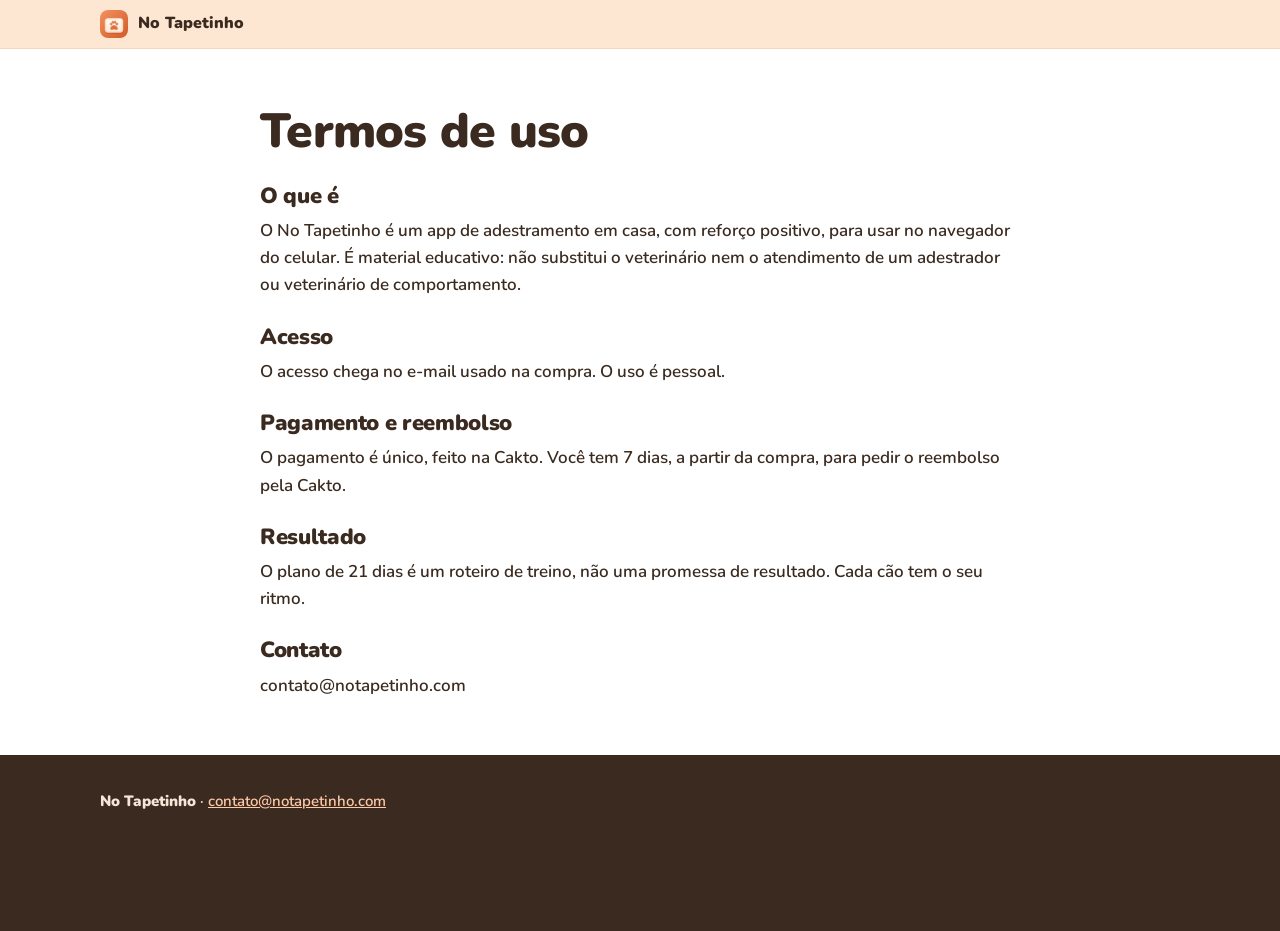
<file: termos/index.html>
<!doctype html>
<html lang="pt-BR"><head><meta charset="utf-8"><meta name="viewport" content="width=device-width, initial-scale=1">
<title>Termos de uso · No Tapetinho</title><link rel="icon" type="image/png" sizes="32x32" href="../img/favicon-32.png">
<link rel="preconnect" href="https://fonts.googleapis.com"><link rel="preconnect" href="https://fonts.gstatic.com" crossorigin>
<link href="https://fonts.googleapis.com/css2?family=Nunito:wght@600;700;800;900&display=swap" rel="stylesheet">
<link rel="stylesheet" href="../estilo.css"></head>
<body><header class="barra"><div class="wrap"><img src="../img/icone-64.png" width="28" height="28" alt=""><span>No Tapetinho</span></div></header>
<main><section><div class="wrap estreito simples"><h1>Termos de uso</h1>
<h2>O que é</h2>
<p>O No Tapetinho é um app de adestramento em casa, com reforço positivo, para usar no navegador do celular. É material educativo: não substitui o veterinário nem o atendimento de um adestrador ou veterinário de comportamento.</p>
<h2>Acesso</h2>
<p>O acesso chega no e-mail usado na compra. O uso é pessoal.</p>
<h2>Pagamento e reembolso</h2>
<p>O pagamento é único, feito na Cakto. Você tem 7 dias, a partir da compra, para pedir o reembolso pela Cakto.</p>
<h2>Resultado</h2>
<p>O plano de 21 dias é um roteiro de treino, não uma promessa de resultado. Cada cão tem o seu ritmo.</p>
<h2>Contato</h2>
<p>contato@notapetinho.com</p>
</div></section></main>
<footer><div class="wrap"><p><strong>No Tapetinho</strong> · <a href="mailto:contato@notapetinho.com">contato@notapetinho.com</a></p></div></footer></body></html>
</file>
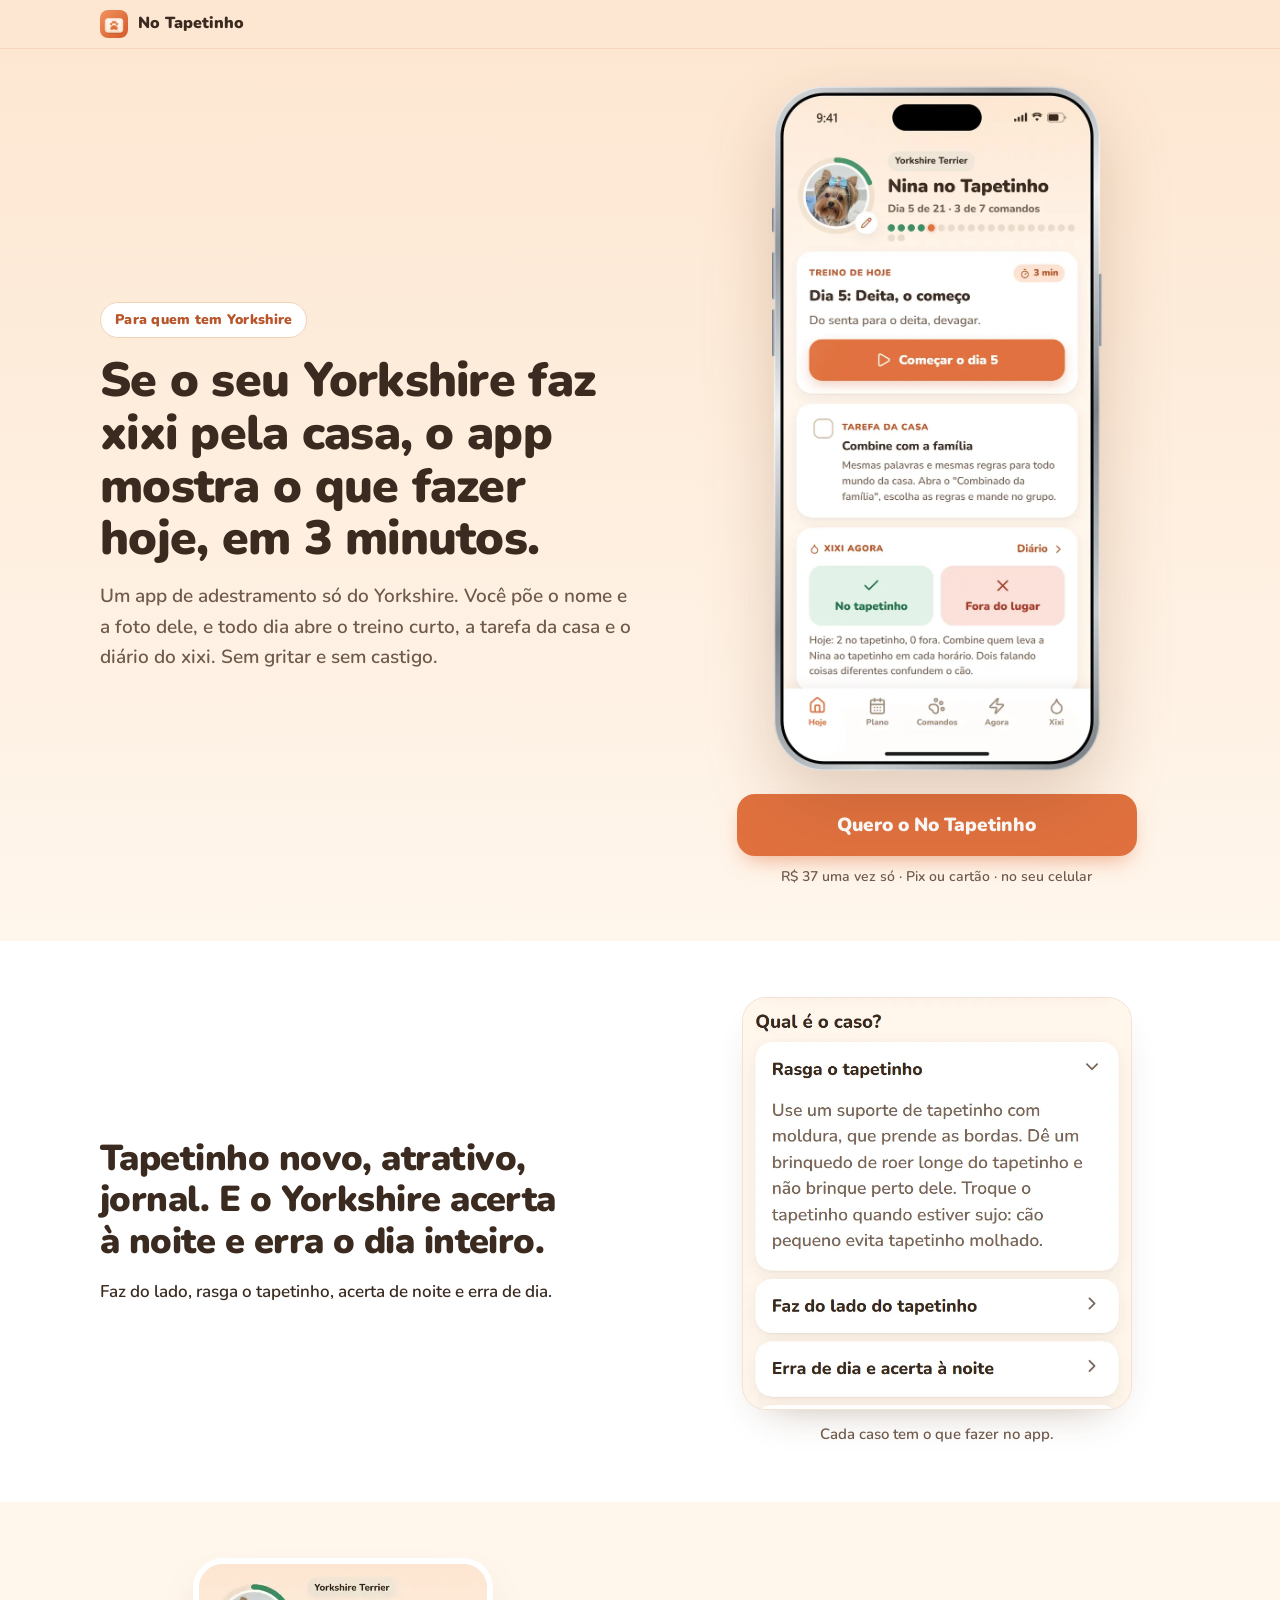
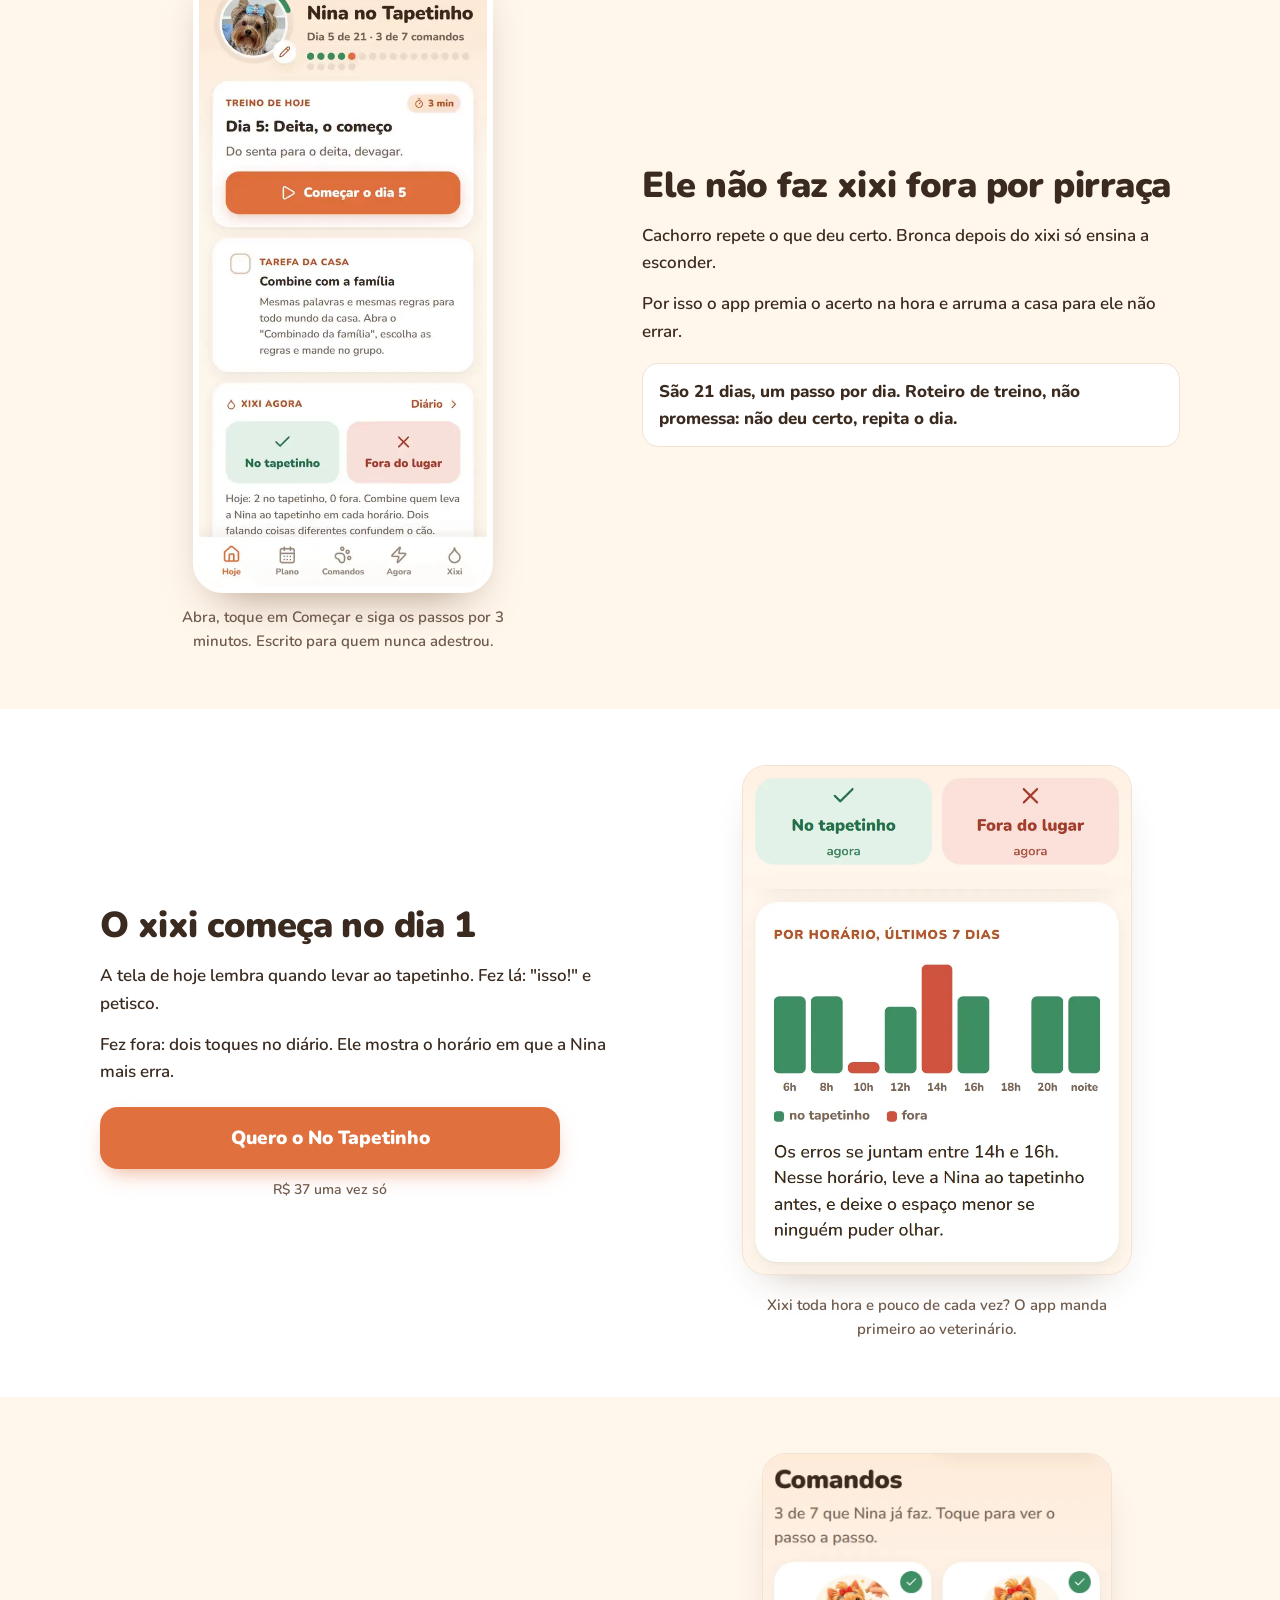
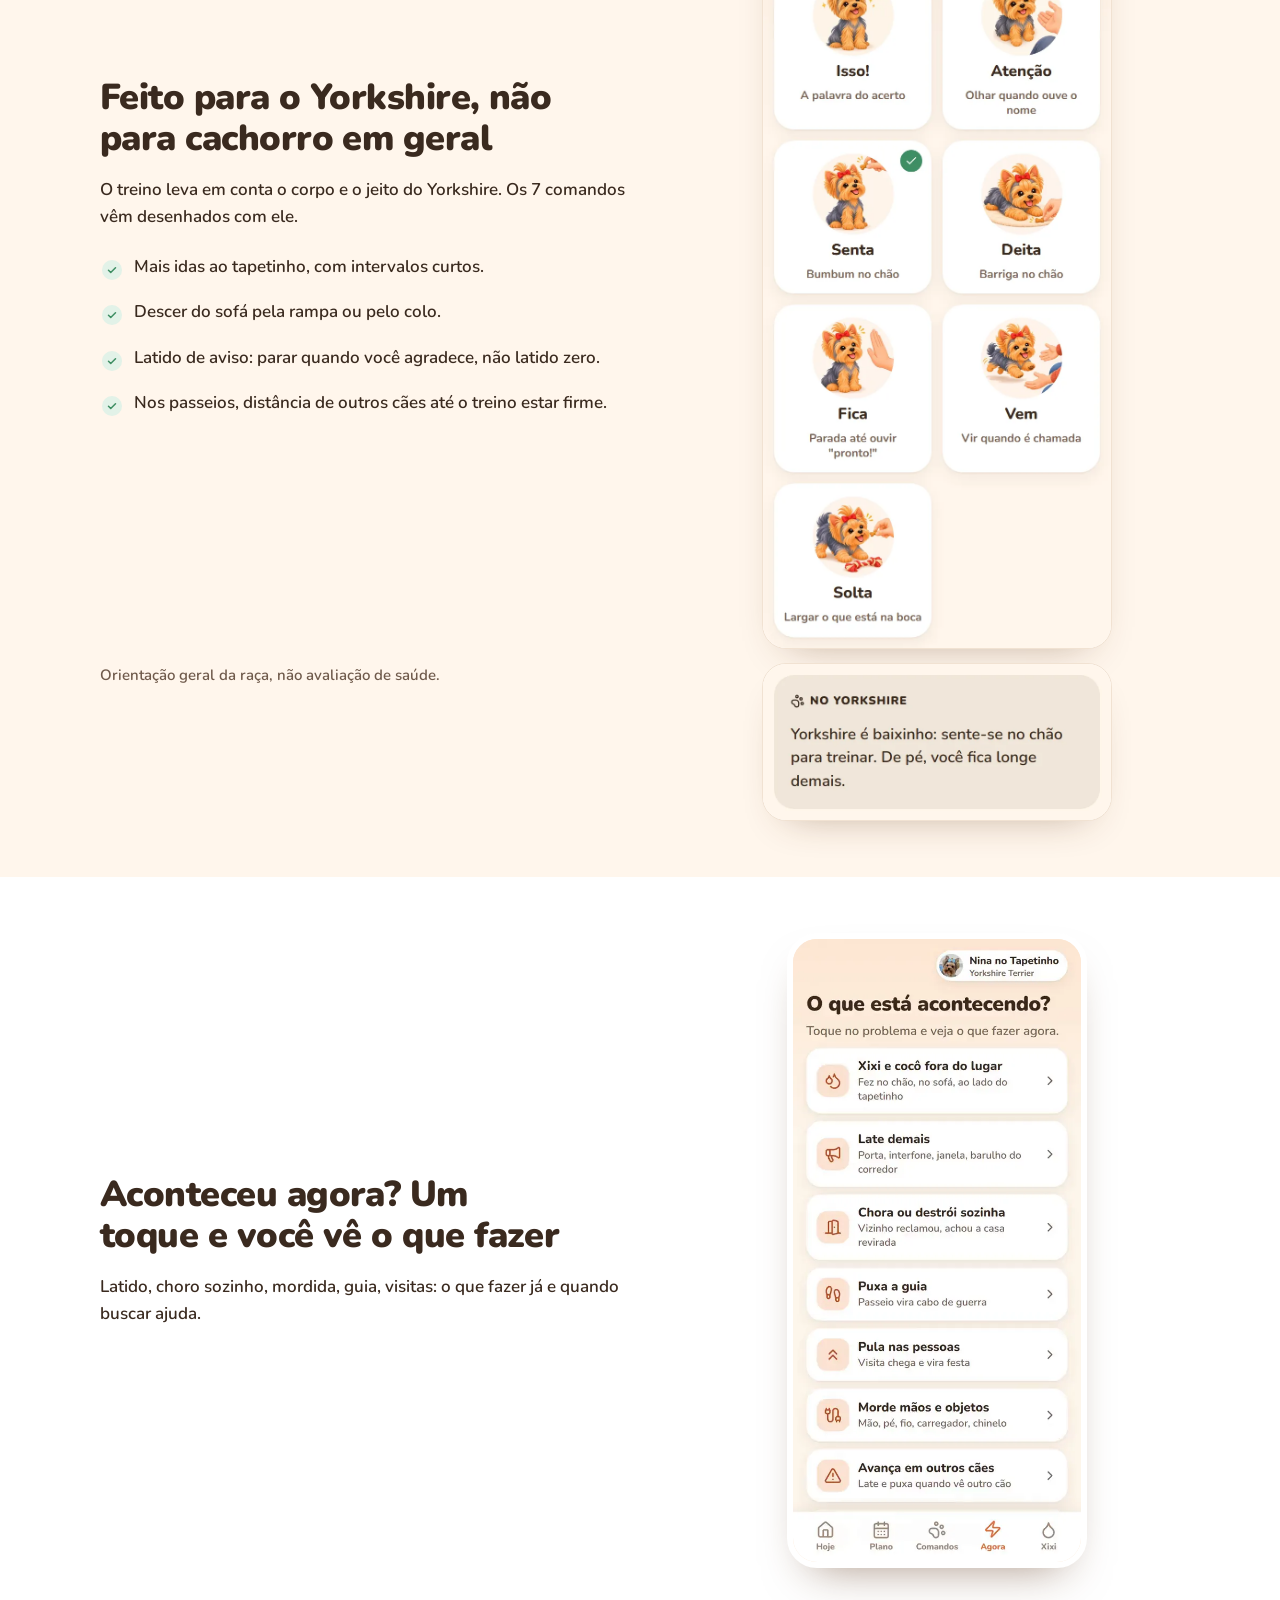
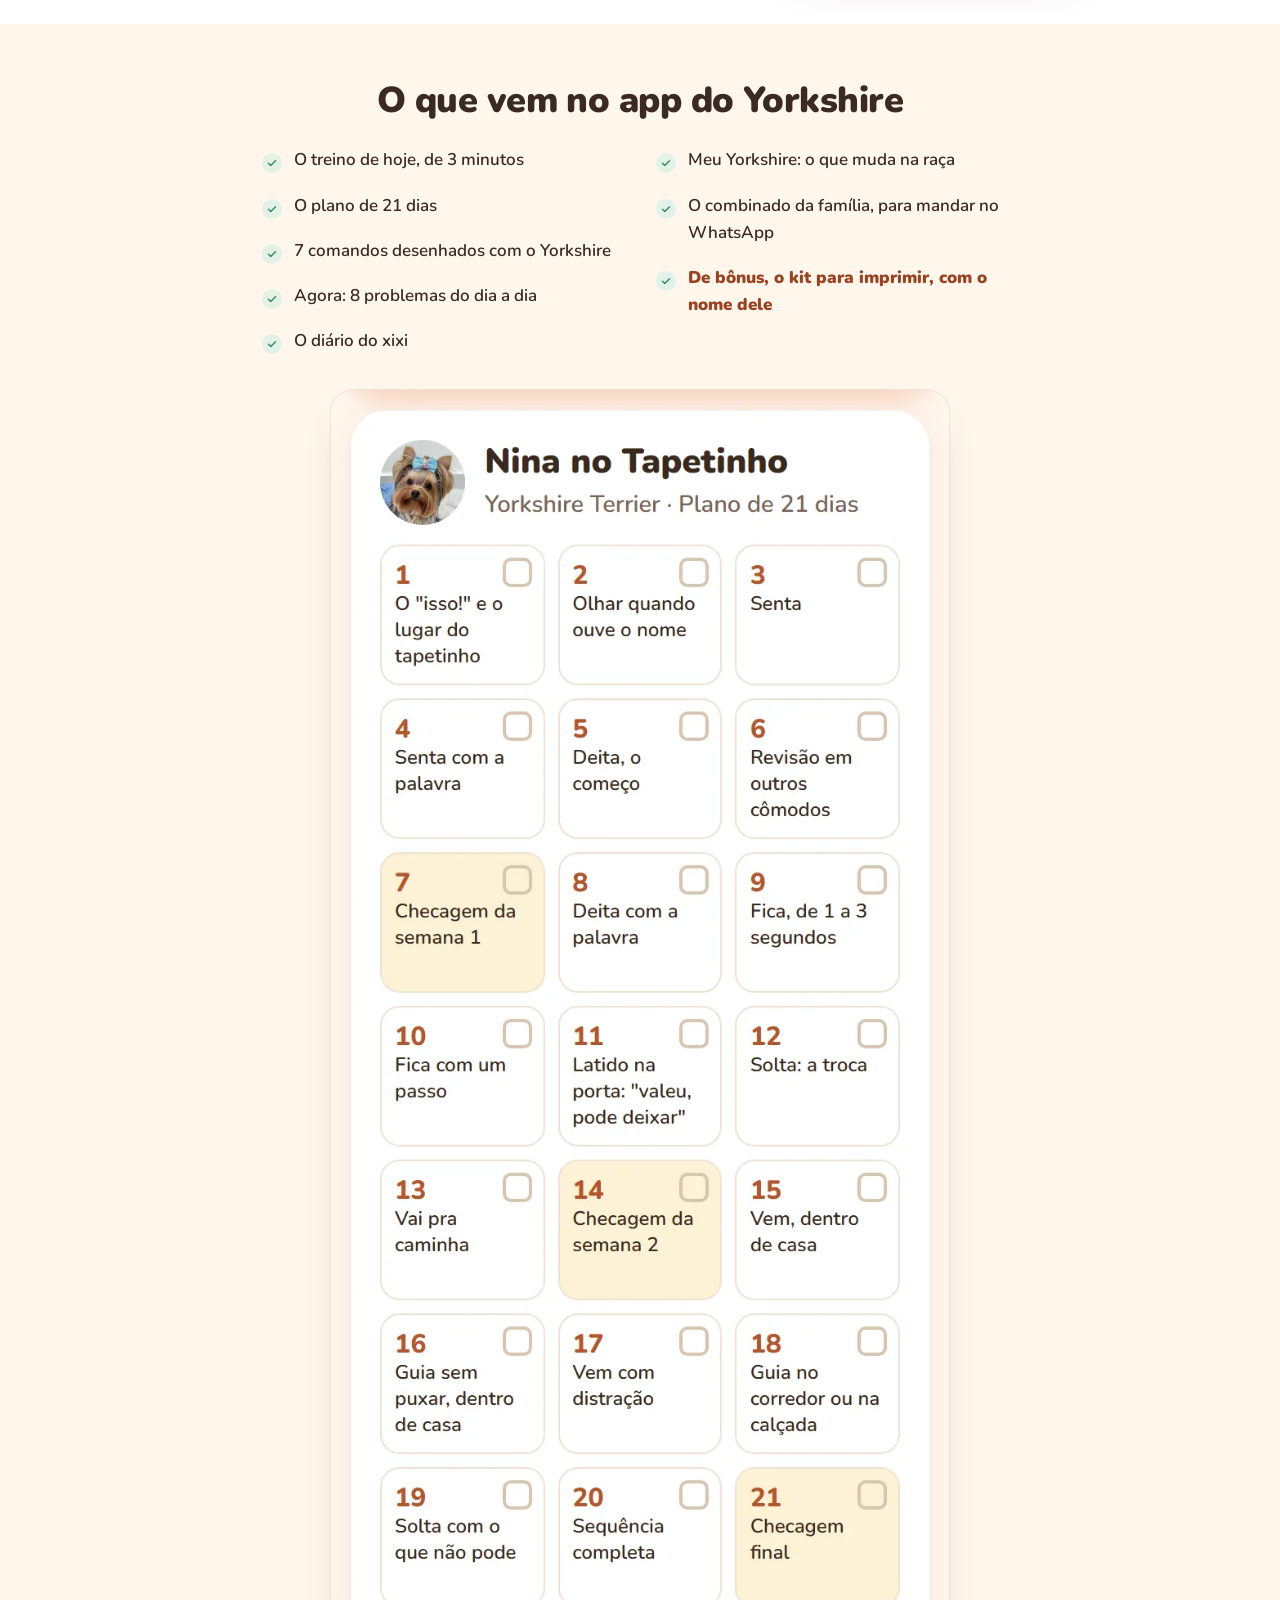
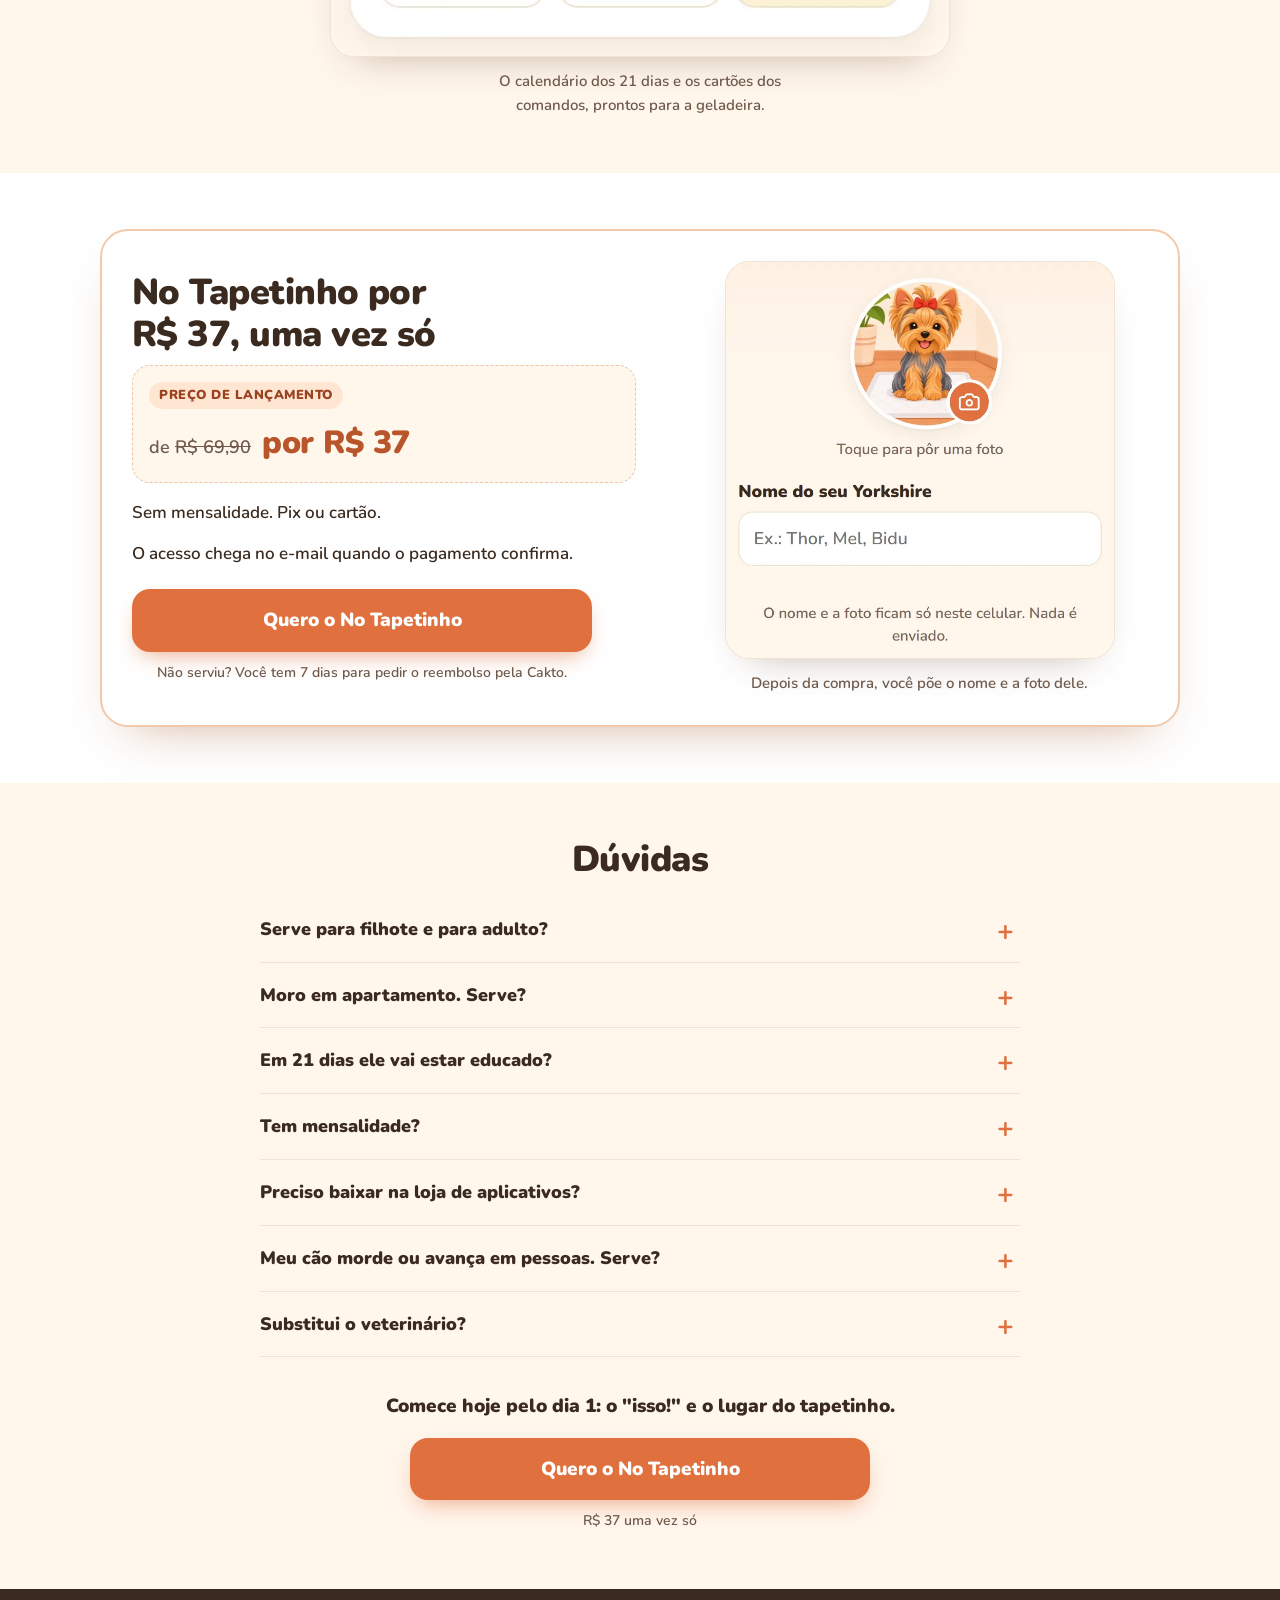
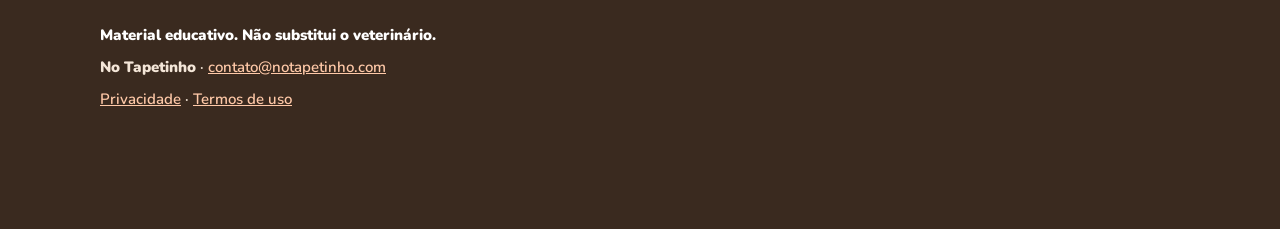
<file: yorkshire/index.html>
<!doctype html>
<html lang="pt-BR">
<head>
<meta charset="utf-8">
<meta name="viewport" content="width=device-width, initial-scale=1">
<title>No Tapetinho · Yorkshire</title>
<meta name="description" content="Um app de adestramento só do Yorkshire. Você põe o nome e a foto dele, e todo dia abre o treino curto, a tarefa da casa e o diário do xixi. Sem gritar e sem castigo.">
<link rel="icon" type="image/svg+xml" href="../img/favicon.svg">
<link rel="icon" type="image/png" sizes="32x32" href="../img/favicon-32.png">
<link rel="apple-touch-icon" sizes="180x180" href="../img/apple-touch-180.png">
<link rel="preload" as="image" imagesrcset="../img/yorkshire/hero-celular-720.webp 720w, ../img/yorkshire/hero-celular-880.webp 880w, ../img/yorkshire/hero-celular-1080.webp 1080w" imagesizes="(max-width: 860px) calc(100vw - 36px), 330px" fetchpriority="high">
<link rel="preconnect" href="https://fonts.googleapis.com"><link rel="preconnect" href="https://fonts.gstatic.com" crossorigin>
<link href="https://fonts.googleapis.com/css2?family=Nunito:wght@600;700;800;900&display=swap" rel="stylesheet">
<script>!function(f,b,e,v,n,t,s){if(f.fbq)return;n=f.fbq=function(){n.callMethod?n.callMethod.apply(n,arguments):n.queue.push(arguments)};if(!f._fbq)f._fbq=n;n.push=n;n.loaded=!0;n.version='2.0';n.queue=[];t=b.createElement(e);t.async=!0;t.src=v;s=b.getElementsByTagName(e)[0];s.parentNode.insertBefore(t,s)}(window,document,'script','https://connect.facebook.net/en_US/fbevents.js');fbq('init','4621816201469916');fbq('track','PageView');</script>
<noscript><img height="1" width="1" style="display:none" alt="" src="https://www.facebook.com/tr?id=4621816201469916&ev=PageView&noscript=1"></noscript>
<script async src="https://painel.labofertas.com/api/lp/script?k=7c65ca17fb0c624457cb6c87d1063a69"></script>
<link rel="stylesheet" href="../estilo.css">
</head>
<body>
<header class="barra"><div class="wrap"><img src="../img/icone-64.png" width="28" height="28" alt=""><span>No Tapetinho</span></div></header>
<main>
<section class="hero"><div class="wrap hero-grade">
 <div class="texto">
  <p class="chapeu">Para quem tem Yorkshire</p>
  <h1>Se o seu Yorkshire faz xixi pela casa, o app mostra o que fazer hoje, em 3 minutos.</h1>
  <p class="sub">Um app de adestramento só do Yorkshire. Você põe o nome e a foto dele, e todo dia abre o treino curto, a tarefa da casa e o diário do xixi. Sem gritar e sem castigo.</p>
 </div>
 <div class="midia"><img class="celular" src="../img/yorkshire/hero-celular-1080.webp" srcset="../img/yorkshire/hero-celular-720.webp 720w, ../img/yorkshire/hero-celular-880.webp 880w, ../img/yorkshire/hero-celular-1080.webp 1080w" sizes="(max-width: 860px) calc(100vw - 36px), 330px" width="1080" height="2249" alt="Tela Hoje do app: Nina no Tapetinho, dia 5 de 21" fetchpriority="high" decoding="async"></div>
 <div class="cta"><a class="btn" href="https://pay.cakto.com.br/bci7s4g" data-checkout="yorkshire">Quero o No Tapetinho</a><p class="micro">R$ 37 uma vez só · Pix ou cartão · no seu celular</p></div>
</div></section>

<section class="s-dor"><div class="wrap grade"><div class="texto"><h2>Tapetinho novo, atrativo, jornal. E o Yorkshire acerta à noite e erra o dia inteiro.</h2><p>Faz do lado, rasga o tapetinho, acerta de noite e erra de dia.</p></div><div class="midia"><figure class="legendada "><div class="shot"><img src="../img/yorkshire/casos.webp" width="756" height="802" alt="Tela Agora, xixi: os casos rasga o tapetinho, faz do lado, erra de dia e acerta à noite" loading="lazy" decoding="async"></div><figcaption>Cada caso tem o que fazer no app.</figcaption></figure></div></div></section>

<section class="s-dia claro"><div class="wrap tri inv"><div class="ta"><h2>Ele não faz xixi fora por pirraça</h2><p>Cachorro repete o que deu certo. Bronca depois do xixi só ensina a esconder.</p><p>Por isso o app premia o acerto na hora e arruma a casa para ele não errar.</p></div><div class="tm"><figure class="legendada"><div class="tela-video"><video muted loop playsinline preload="none" width="540" height="1168" poster="../img/yorkshire/video-dia-capa.webp" data-src="../video/yorkshire/dia.mp4" aria-label="Gravação do app: o dia 5 começa, o relógio conta 3 minutos, Feito, e o dia 6 aparece para amanhã"></video></div><figcaption>Abra, toque em Começar e siga os passos por 3 minutos. Escrito para quem nunca adestrou.</figcaption></figure></div><div class="tb"><p class="plano-linha">São 21 dias, um passo por dia. Roteiro de treino, não promessa: não deu certo, repita o dia.</p></div></div></section>

<section class="s-xixi"><div class="wrap tri"><div class="ta"><h2>O xixi começa no dia 1</h2><p>A tela de hoje lembra quando levar ao tapetinho. Fez lá: &quot;isso!&quot; e petisco.</p><p>Fez fora: dois toques no diário. Ele mostra o horário em que a Nina mais erra.</p></div><div class="tm"><div class="pilha"><figure class="shot "><img src="../img/yorkshire/diario.webp" width="756" height="990" alt="Diário do xixi: os dois botões e o gráfico por horário dos últimos 7 dias" loading="lazy" decoding="async"></figure><p class="menor">Xixi toda hora e pouco de cada vez? O app manda primeiro ao veterinário.</p></div></div><div class="tb"><div class="cta"><a class="btn" href="https://pay.cakto.com.br/bci7s4g" data-checkout="yorkshire">Quero o No Tapetinho</a><p class="micro">R$ 37 uma vez só</p></div></div></div></section>

<section class="s-raca claro"><div class="wrap raca-grade">
 <div class="ra">
  <h2>Feito para o Yorkshire, não para cachorro em geral</h2><p>O treino leva em conta o corpo e o jeito do Yorkshire. Os 7 comandos vêm desenhados com ele.</p>
 </div>
 <div class="rm1"><figure class="shot alto"><img src="../img/yorkshire/comandos.webp" width="756" height="1723" alt="Tela Comandos: os 7 cartões desenhados com um Yorkshire" loading="lazy" decoding="async"></figure></div>
 <div class="rb"><ul class="lista-ok"><li>Mais idas ao tapetinho, com intervalos curtos.</li><li>Descer do sofá pela rampa ou pelo colo.</li><li>Latido de aviso: parar quando você agradece, não latido zero.</li><li>Nos passeios, distância de outros cães até o treino estar firme.</li></ul></div>
 <div class="rm2"><figure class="shot "><img src="../img/yorkshire/nota-raca.webp" width="756" height="340" alt="O ajuste do Yorkshire dentro do app" loading="lazy" decoding="async"></figure></div>
 <div class="rc"><p class="menor">Orientação geral da raça, não avaliação de saúde.</p></div>
</div></section>

<section class="s-agora"><div class="wrap grade"><div class="texto"><h2>Aconteceu agora? Um toque e você vê o que fazer</h2><p>Latido, choro sozinho, mordida, guia, visitas: o que fazer já e quando buscar ajuda.</p></div><div class="midia"><figure class="legendada"><div class="tela-video"><video muted loop playsinline preload="none" width="540" height="1168" poster="../img/yorkshire/video-agora-capa.webp" data-src="../video/yorkshire/agora.mp4" aria-label="Gravação do app: tela Agora, toque em Late demais e o que fazer agora aparece"></video></div></figure></div></div></section>

<section class="s-vem claro"><div class="wrap">
 <h2 class="centro">O que vem no app do Yorkshire</h2>
 <ul class="lista-ok colunas"><li>O treino de hoje, de 3 minutos</li><li>O plano de 21 dias</li><li>7 comandos desenhados com o Yorkshire</li><li>Agora: 8 problemas do dia a dia</li><li>O diário do xixi</li><li>Meu Yorkshire: o que muda na raça</li><li>O combinado da família, para mandar no WhatsApp</li><li class="bonus">De bônus, o kit para imprimir, com o nome dele</li></ul>
 <figure class="legendada largo"><div class="shot"><img src="../img/yorkshire/kit.webp" width="756" height="1548" alt="Kit para imprimir: o calendário dos 21 dias com o nome do cão" loading="lazy" decoding="async"></div><figcaption>O calendário dos 21 dias e os cartões dos comandos, prontos para a geladeira.</figcaption></figure>
</div></section>

<section class="s-oferta" id="oferta"><div class="wrap tri caixa-oferta">
 <div class="ta"><h2>No Tapetinho por R$ 37, uma vez só</h2>
  <div class="preco-bloco"><p class="lancamento">Preço de lançamento</p><p class="preco-linha">de <s><span class="sr">preço cheio </span>R$ 69,90</s> <strong>por R$ 37</strong></p></div>
  <p>Sem mensalidade. Pix ou cartão.</p><p>O acesso chega no e-mail quando o pagamento confirma.</p></div>
 <div class="tm"><figure class="legendada "><div class="shot"><img src="../img/yorkshire/ficha.webp" width="756" height="773" alt="A ficha do cão: a foto, o nome, e o aviso de que ficam só no celular" loading="lazy" decoding="async"></div><figcaption>Depois da compra, você põe o nome e a foto dele.</figcaption></figure></div>
 <div class="tb"><div class="cta"><a class="btn" href="https://pay.cakto.com.br/bci7s4g" data-checkout="yorkshire">Quero o No Tapetinho</a><p class="micro">Não serviu? Você tem 7 dias para pedir o reembolso pela Cakto.</p></div></div>
</div></section>

<section class="s-faq claro"><div class="wrap estreito"><h2 class="centro">Dúvidas</h2>
<details><summary>Serve para filhote e para adulto?</summary><p>Sim, o plano começa do zero. Para os 90 primeiros dias, há um adicional opcional no pagamento.</p></details>
<details><summary>Moro em apartamento. Serve?</summary><p>Sim. O treino é na sala, com o tapetinho. A rua só entra na semana 3.</p></details>
<details><summary>Em 21 dias ele vai estar educado?</summary><p>Os 21 dias são o roteiro do treino, não prazo de resultado. Cada cão tem o seu ritmo.</p></details>
<details><summary>Tem mensalidade?</summary><p>Não, R$ 37 uma vez só. No pagamento aparecem adicionais opcionais; só entram se você marcar.</p></details>
<details><summary>Preciso baixar na loja de aplicativos?</summary><p>Não. O app abre pelo link do e-mail, no navegador do celular.</p></details>
<details><summary>Meu cão morde ou avança em pessoas. Serve?</summary><p>Para mordida de brincadeira, sim. Se morde pessoas ou pode machucar, procure um profissional de comportamento.</p></details>
<details><summary>Substitui o veterinário?</summary><p>Não. É material educativo, e o app avisa quando é caso de veterinário.</p></details>
<div class="fecho centro"><p class="fecho-linha"><strong>Comece hoje pelo dia 1: o &quot;isso!&quot; e o lugar do tapetinho.</strong></p><div class="cta"><a class="btn" href="https://pay.cakto.com.br/bci7s4g" data-checkout="yorkshire">Quero o No Tapetinho</a><p class="micro">R$ 37 uma vez só</p></div></div>
</div></section>
</main>
<footer><div class="wrap">
 <p class="aviso">Material educativo. Não substitui o veterinário.</p>
 <p><strong>No Tapetinho</strong> · <a href="mailto:contato@notapetinho.com">contato@notapetinho.com</a></p>
 <p class="links"><a href="../privacidade/">Privacidade</a> · <a href="../termos/">Termos de uso</a></p>
</div></footer>
<div class="barra-compra" aria-hidden="true" inert><div class="dentro"><p class="preco-bc"><strong>R$ 37</strong> uma vez só</p><a class="btn" href="https://pay.cakto.com.br/bci7s4g" data-checkout="yorkshire" tabindex="-1">Quero o No Tapetinho</a></div></div>
<script>
/* repassa a query (UTMs e fbclid) para o checkout */
(function(){var q=location.search.slice(1);if(!q)return;document.querySelectorAll('a[data-checkout]').forEach(function(a){if(!/^https?:/.test(a.getAttribute('href')))return;a.href+=(a.href.indexOf('?')<0?'?':'&')+q;});})();
/* barra de compra fixa: aparece quando nenhum dos botões principais está na tela, some quando algum aparece.
   O hero inteiro conta como botão (o do hero fica abaixo do celular): enquanto o hero está na tela, a barra não entra */
(function(){var bar=document.querySelector('.barra-compra'),vis=new Set();if(!bar||!('IntersectionObserver' in window))return;
var alvos=[document.querySelector('.hero')].concat([].slice.call(document.querySelectorAll('main .cta .btn')));
var io=new IntersectionObserver(function(es){es.forEach(function(e){if(e.isIntersecting)vis.add(e.target);else vis.delete(e.target);});var on=vis.size===0;
bar.classList.toggle('on',on);bar.inert=!on;bar.setAttribute('aria-hidden',String(!on));bar.querySelector('a').tabIndex=on?0:-1;});
alvos.forEach(function(a){if(a)io.observe(a);});})();
/* gravações do app: carregam e tocam só quando aparecem na tela (mudas, em loop) */
(function(){var vs=document.querySelectorAll('video[data-src]');if(!('IntersectionObserver' in window)){vs.forEach(function(v){v.src=v.dataset.src;});return;}
var io=new IntersectionObserver(function(es){es.forEach(function(e){var v=e.target;if(e.isIntersecting){if(!v.src){v.src=v.dataset.src;}v.play().catch(function(){});}else if(v.src){v.pause();}});},{rootMargin:'200px 0px'});
vs.forEach(function(v){io.observe(v);});})();
</script>
</body>
</html>
</file>
<file: estilo.css>
:root{--creme:#FFF6EC;--pessego:#FDE7D2;--pessego2:#FDE3D2;--terracota:#E0713F;--terracota2:#B8552A;--tinta:#3A2A1F;--suave:#6F5A4B;--linha:#F1E2D2;--verde:#3E8E63;--verde2:#E2F2E8;--erro:#CF5340;--erro2:#FBE1DB;--sol2:#FDF1D6}
*{box-sizing:border-box}
html{-webkit-text-size-adjust:100%;scroll-behavior:smooth}
body{margin:0;background:#fff;color:var(--tinta);font:600 17px/1.6 Nunito,system-ui,-apple-system,"Segoe UI",Roboto,sans-serif;overflow-x:hidden}
h1,h2,h3,p,ul,ol,figure{margin:0}
h1,h2{font-weight:900;letter-spacing:-.015em;text-wrap:balance}
h1{font-size:clamp(30px,4.4vw,48px);line-height:1.1}
h2{font-size:clamp(26px,3.2vw,36px);line-height:1.15;margin-bottom:16px}
p+p,p+ul,p+ol,ul+p,ol+p{margin-top:14px}
strong{font-weight:900}
a{color:var(--terracota2)}
img,video{display:block;max-width:100%;height:auto}
.wrap{width:min(1080px,100% - 36px);margin:0 auto}
.estreito{width:min(760px,100% - 36px)}
.centro{text-align:center}
section{padding:56px 0}
section.claro{background:var(--creme)}
.grade{display:grid;grid-template-columns:1.05fr .95fr;gap:56px;align-items:center}
.grade.inv .texto{order:2}.grade.inv .midia{order:1}
/* barra da marca */
.barra{background:var(--pessego);border-bottom:1px solid #F6D6BC}
.barra .wrap{display:flex;align-items:center;gap:10px;height:48px;font-weight:900;font-size:16px}
.barra img{border-radius:8px}
/* hero */
.hero{padding:36px 0 52px;background:linear-gradient(180deg,var(--pessego) 0,var(--creme) 100%)}
.chapeu{display:inline-block;background:#fff;border:1px solid #F3D3B8;color:var(--terracota2);font-size:14px;font-weight:900;letter-spacing:.02em;padding:6px 14px;border-radius:99px;margin-bottom:16px}
.sub{font-size:19px;color:var(--suave);margin-top:16px;max-width:560px}
.celular{width:100%;max-width:330px;margin:0 auto;filter:drop-shadow(0 28px 34px rgba(120,60,20,.22))}
/* hero: texto, depois o celular grande, depois o botão (decisão de produto). No computador, o texto fica à esquerda e o celular
   com o botão logo abaixo dele, à direita */
.hero-grade{display:grid;grid-template-columns:1.05fr .95fr;grid-template-areas:"texto midia" "texto cta";column-gap:56px;align-items:center}
.hero-grade>.texto{grid-area:texto}.hero-grade>.midia{grid-area:midia}.hero-grade>.cta{grid-area:cta;margin:22px auto 0;width:100%;max-width:400px}
/* botão */
.cta{margin-top:26px;max-width:460px}
.btn{display:flex;align-items:center;justify-content:center;min-height:62px;padding:16px 24px;border-radius:18px;background:var(--terracota);color:#fff;font-size:19px;font-weight:900;text-decoration:none;text-align:center;box-shadow:0 10px 22px -8px rgba(224,113,63,.6);transition:transform .15s,background .15s}
.btn:hover{background:var(--terracota2);transform:translateY(-1px)}
.btn:active{transform:translateY(1px)}
.micro{margin-top:10px !important;font-size:14px;color:var(--suave);text-align:center}
/* mídia */
.midia{display:flex;justify-content:center}
.shot{background:var(--creme);border:1px solid var(--linha);border-radius:24px;overflow:hidden;box-shadow:0 18px 40px -26px rgba(90,50,20,.45);max-width:390px;width:100%}
.claro .shot{background:#fff}
.shot img{width:100%}
.shot.alto{max-width:350px}
.pilha{display:grid;gap:18px;width:100%;max-width:390px}
.tela-video{width:min(300px,78vw);border-radius:30px;overflow:hidden;border:6px solid #fff;box-shadow:0 22px 46px -24px rgba(90,50,20,.55);background:var(--pessego)}
.tela-video video{width:100%;aspect-ratio:540/1168;object-fit:cover}
/* listas */
.lista-ok{list-style:none;padding:0}
.lista-ok li{position:relative;padding:9px 0 9px 34px}
.lista-ok li:before{content:'';position:absolute;left:2px;top:16px;width:20px;height:20px;border-radius:50%;background:var(--verde2) url("data:image/svg+xml,%3Csvg xmlns='http://www.w3.org/2000/svg' viewBox='0 0 24 24' fill='none' stroke='%233E8E63' stroke-width='3' stroke-linecap='round' stroke-linejoin='round'%3E%3Cpath d='M5 12.5l4.5 4.5L19 7.5'/%3E%3C/svg%3E") center/12px no-repeat}
/* oferta */
.caixa-oferta{background:#fff;border:2px solid #F3C9AB;border-radius:28px;padding:30px;box-shadow:0 24px 50px -30px rgba(160,80,30,.5)}
/* versão 2: seções em três partes (texto, mídia, fecho do texto) */
.tri{display:grid;grid-template-columns:1.05fr .95fr;grid-template-areas:"a m" "b m";column-gap:56px;align-items:center}
.tri.inv{grid-template-columns:.95fr 1.05fr;grid-template-areas:"m a" "m b"}
.tri>.ta{grid-area:a;align-self:end}.tri>.tm{grid-area:m;display:flex;justify-content:center}.tri>.tb{grid-area:b;align-self:start}
.tri>.tb .cta{margin-top:22px}
.raca-grade{display:grid;grid-template-columns:1.05fr .95fr;grid-template-areas:"a m1" "b m1" "c m2";column-gap:56px;row-gap:14px;align-items:start}
.raca-grade>.ra{grid-area:a;align-self:end}.raca-grade>.rb{grid-area:b}.raca-grade>.rc{grid-area:c}
.raca-grade>.rm1{grid-area:m1;display:flex;justify-content:center}.raca-grade>.rm2{grid-area:m2;display:flex;justify-content:center}
.raca-grade .shot{max-width:350px}
.legendada{display:flex;flex-direction:column;align-items:center;gap:12px;width:100%;max-width:390px;margin:0 auto}
.legendada figcaption{font-size:15px;color:var(--suave);text-align:center;max-width:340px}
.legendada.largo{max-width:620px;margin-top:26px}
.legendada.largo .shot{max-width:none}
.menor{font-size:15px;color:var(--suave)}
.pilha .menor{text-align:center;margin:0 !important}
.plano-linha{margin-top:18px !important;padding:14px 16px;border-radius:16px;background:#fff;border:1px solid var(--linha);font-weight:800}
.colunas{columns:2;column-gap:28px;max-width:760px;margin:6px auto 0}
.colunas li{break-inside:avoid}
.colunas li.bonus{font-weight:900;color:#9A4320}
.caixa-oferta .ta h2{margin-bottom:10px}
.preco-bloco{margin:4px 0 16px;padding:14px 16px;border-radius:18px;background:var(--creme);border:1px dashed #EFC3A3}
.lancamento{display:inline-block;margin:0;font-size:13px;font-weight:900;letter-spacing:.04em;text-transform:uppercase;color:#9A4320;background:#FFE6D3;padding:3px 10px;border-radius:99px}
.preco-linha{margin:8px 0 0 !important;font-size:18px;color:var(--suave)}
.preco-linha s{color:var(--suave)}
.preco-linha strong{font-size:32px;color:var(--terracota2);margin-left:6px;letter-spacing:-.01em}
.sr{position:absolute;width:1px;height:1px;padding:0;margin:-1px;overflow:hidden;clip:rect(0,0,0,0);white-space:nowrap;border:0}
.fecho{margin-top:34px}
.fecho-linha{font-size:19px}
.fecho .cta{margin:16px auto 0}
/* faq */
details{border-bottom:1px solid var(--linha)}
summary{list-style:none;cursor:pointer;position:relative;padding:18px 40px 18px 0;font-weight:900;font-size:18px}
summary::-webkit-details-marker{display:none}
summary:after{content:'+';position:absolute;right:6px;top:12px;font-size:28px;color:var(--terracota);font-weight:700}
details[open] summary:after{content:'−'}
details p{padding:0 0 18px;color:var(--suave)}
/* rodapé */
footer{padding:34px 0 calc(118px + env(safe-area-inset-bottom));background:var(--tinta);color:#F4E6D8;font-size:15px}
footer p+p{margin-top:8px}
footer a{color:#FFC9A8}
.aviso{font-weight:900;color:#fff}
/* barra de compra fixa (celular e computador): entra por baixo, sem mexer no layout; respeita a área segura do iPhone */
.barra-compra{position:fixed;left:0;right:0;bottom:0;z-index:30;background:rgba(255,255,255,.97);border-top:1px solid var(--linha);box-shadow:0 -10px 26px -20px rgba(90,50,20,.55);padding:10px 16px calc(10px + env(safe-area-inset-bottom));transform:translateY(110%);visibility:hidden;transition:transform .25s ease,visibility 0s linear .25s}
.barra-compra.on{transform:none;visibility:visible;transition:transform .25s ease}
.barra-compra .dentro{max-width:560px;margin:0 auto;display:flex;align-items:center;gap:14px}
.barra-compra .preco-bc{margin:0;font-size:14px;line-height:1.25;color:var(--suave);width:min-content;min-width:72px}
.barra-compra .preco-bc strong{display:block;font-size:18px;color:var(--tinta)}
.barra-compra .btn{flex:1;min-height:52px;margin:0;padding:10px 14px;font-size:16px;box-shadow:none}
@media (prefers-reduced-motion:reduce){.barra-compra,.barra-compra.on{transition:none}}
/* páginas simples */
.simples h1{margin-bottom:18px}.simples h2{font-size:22px;margin:26px 0 8px}
.escolha{list-style:none;padding:0;display:grid;grid-template-columns:repeat(2,1fr);gap:14px}
.escolha a{display:flex;flex-direction:column;align-items:center;gap:10px;padding:18px;border-radius:22px;background:var(--creme);border:1px solid var(--linha);text-decoration:none;color:var(--tinta);font-weight:900;text-align:center}
@media (max-width:860px){
  section{padding:40px 0}
  .grade{grid-template-columns:1fr;gap:28px}
  .grade.inv .texto,.grade.inv .midia{order:0}
  .hero{padding:22px 0 36px}
  .hero-grade{grid-template-columns:1fr;grid-template-areas:"texto" "midia" "cta"}
  .hero-grade>.midia{margin-top:24px}
  .hero-grade>.cta{max-width:none;margin-top:22px}
  .celular{max-width:none}
  .sub{font-size:17px}
  .cta{max-width:none}
  .tri,.tri.inv{grid-template-columns:1fr;grid-template-areas:"a" "m" "b";row-gap:22px}
  .raca-grade{grid-template-columns:1fr;grid-template-areas:"a" "m1" "b" "m2" "c";row-gap:18px}
  .colunas{columns:1}
  .caixa-oferta{padding:24px 20px}
}
/* raiz: destino da bio (marca.md); sem barra de compra, então o rodapé não precisa da folga de baixo */
.raiz footer{padding-bottom:calc(34px + env(safe-area-inset-bottom))}
.raiz footer .aviso{opacity:.8}
.rz-topo{padding:30px 0 22px;background:linear-gradient(180deg,var(--pessego) 0,var(--creme) 100%)}
.rz-topo h1{font-size:clamp(28px,4.4vw,44px);margin:0}
.rz-topo .sub{margin-top:12px;font-size:18px}
.rz-linhas{list-style:none;padding:0;margin:18px 0 0;display:grid;gap:10px}
.rz-linhas li{display:flex;align-items:center;gap:12px;font-size:16px;line-height:1.35}
.rz-ic{flex:none;width:40px;height:40px;border-radius:12px;background:#fff;color:var(--terracota);display:flex;align-items:center;justify-content:center;box-shadow:0 1px 2px rgba(90,50,20,.06),0 4px 12px rgba(90,50,20,.07)}
.rz-ic svg{width:22px;height:22px}
.rz-racas{padding:26px 0 8px;background:var(--creme)}
.rz-racas h2{margin:0}
.rz-linha{color:var(--suave);margin-top:6px}
.rz-cartoes{list-style:none;padding:0;margin:16px 0 0;display:grid;grid-template-columns:repeat(2,minmax(0,1fr));gap:12px}
.rz-cartoes a{display:flex;flex-direction:column;align-items:center;height:100%;padding:12px 10px 14px;border-radius:22px;background:#fff;border:1px solid var(--linha);box-shadow:0 1px 2px rgba(90,50,20,.05),0 6px 16px rgba(90,50,20,.06);text-decoration:none;color:var(--tinta);text-align:center;transition:transform .15s,box-shadow .15s}
.rz-cartoes a:hover{transform:translateY(-2px);box-shadow:0 2px 4px rgba(90,50,20,.06),0 10px 22px rgba(90,50,20,.1)}
.rz-cartoes a:focus-visible{outline:3px solid var(--terracota);outline-offset:3px}
.rz-cartoes img{width:min(136px,100%);height:auto;aspect-ratio:1}
.rz-cartoes strong{font-weight:900;font-size:17px;line-height:1.2;margin-top:4px}
.rz-cta{margin-top:auto;padding-top:6px;color:var(--terracota2);font-weight:900;font-size:14.5px;line-height:1.3}
.rz-cta::after{content:"\00a0\203A"}
.rz-outra{padding:26px 0 34px;background:var(--creme)}
.rz-outra h3{font-size:20px;font-weight:900}
.rz-outra p{margin-top:6px;color:var(--suave)}
.rz-outra a{color:var(--terracota2);font-weight:800;overflow-wrap:anywhere}
@media(min-width:760px){.rz-topo{padding:52px 0 34px}.rz-cartoes{grid-template-columns:repeat(4,minmax(0,1fr))}}
</file>
